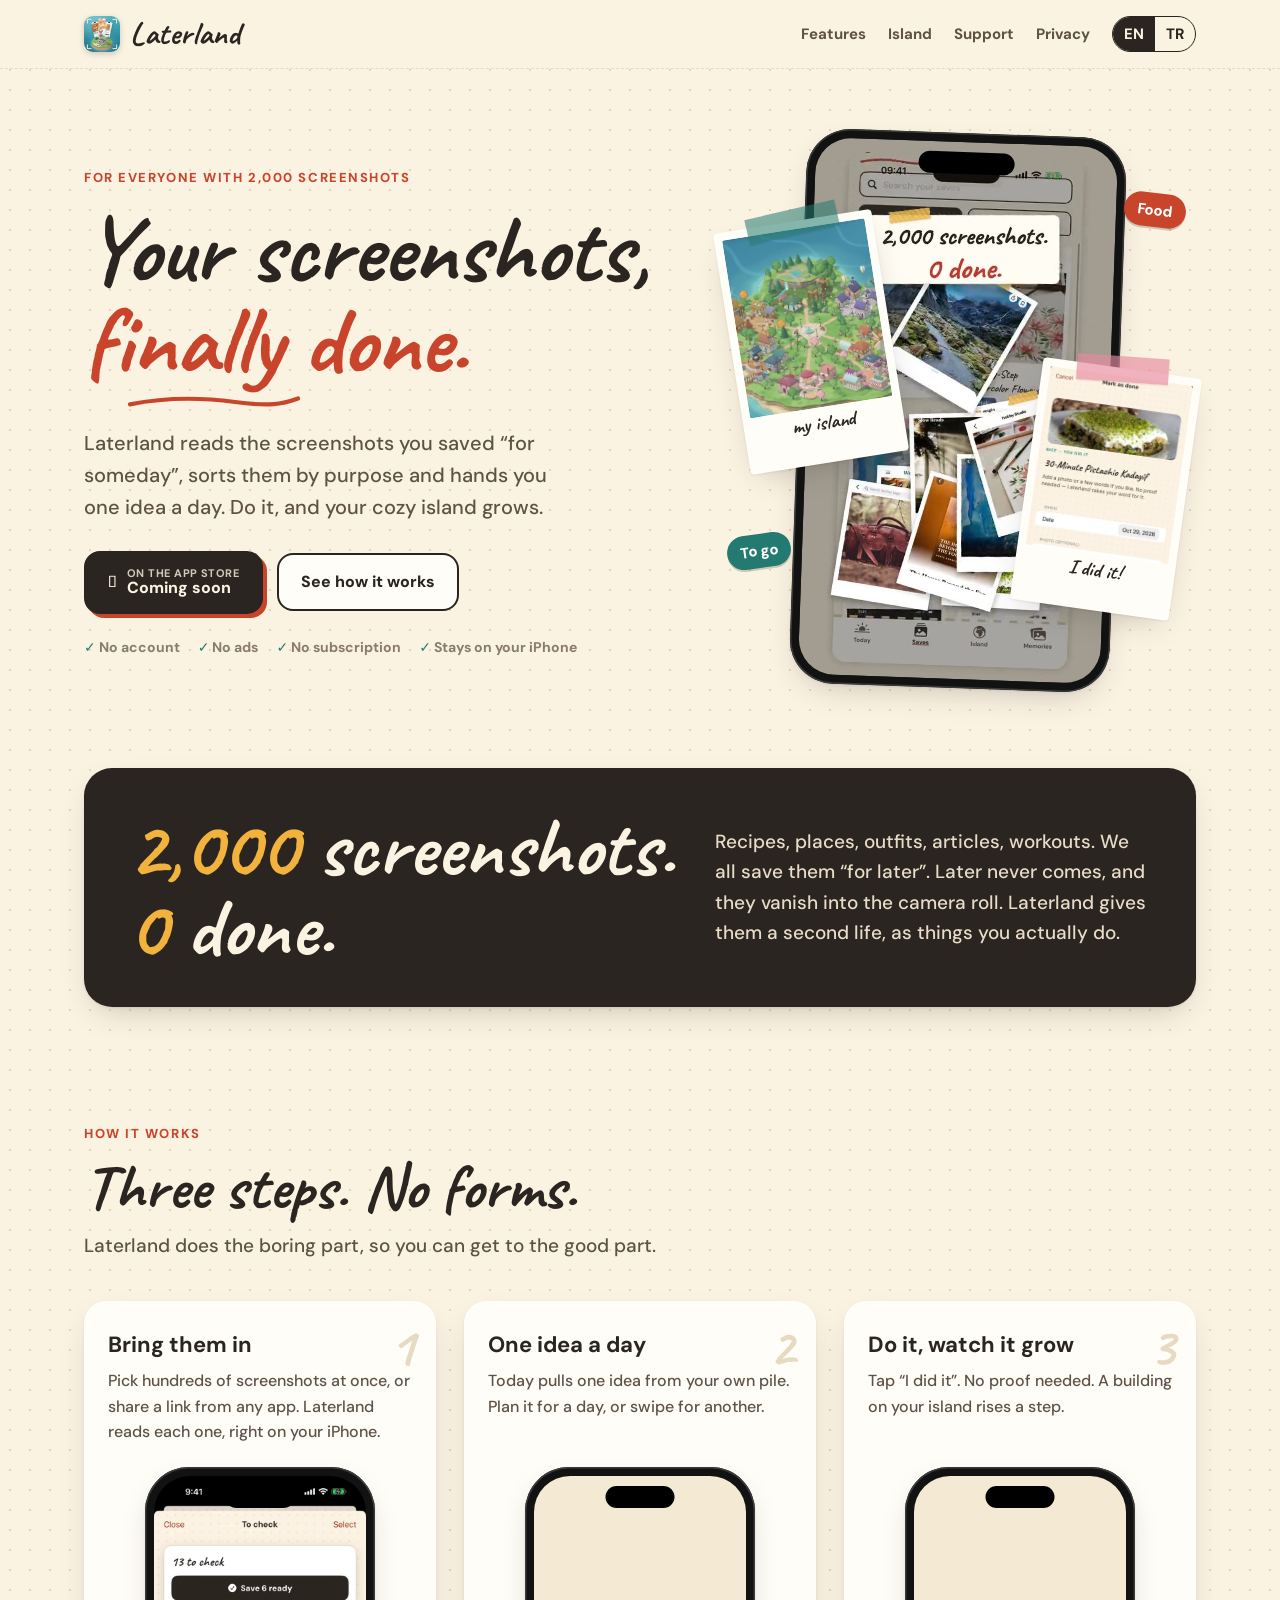
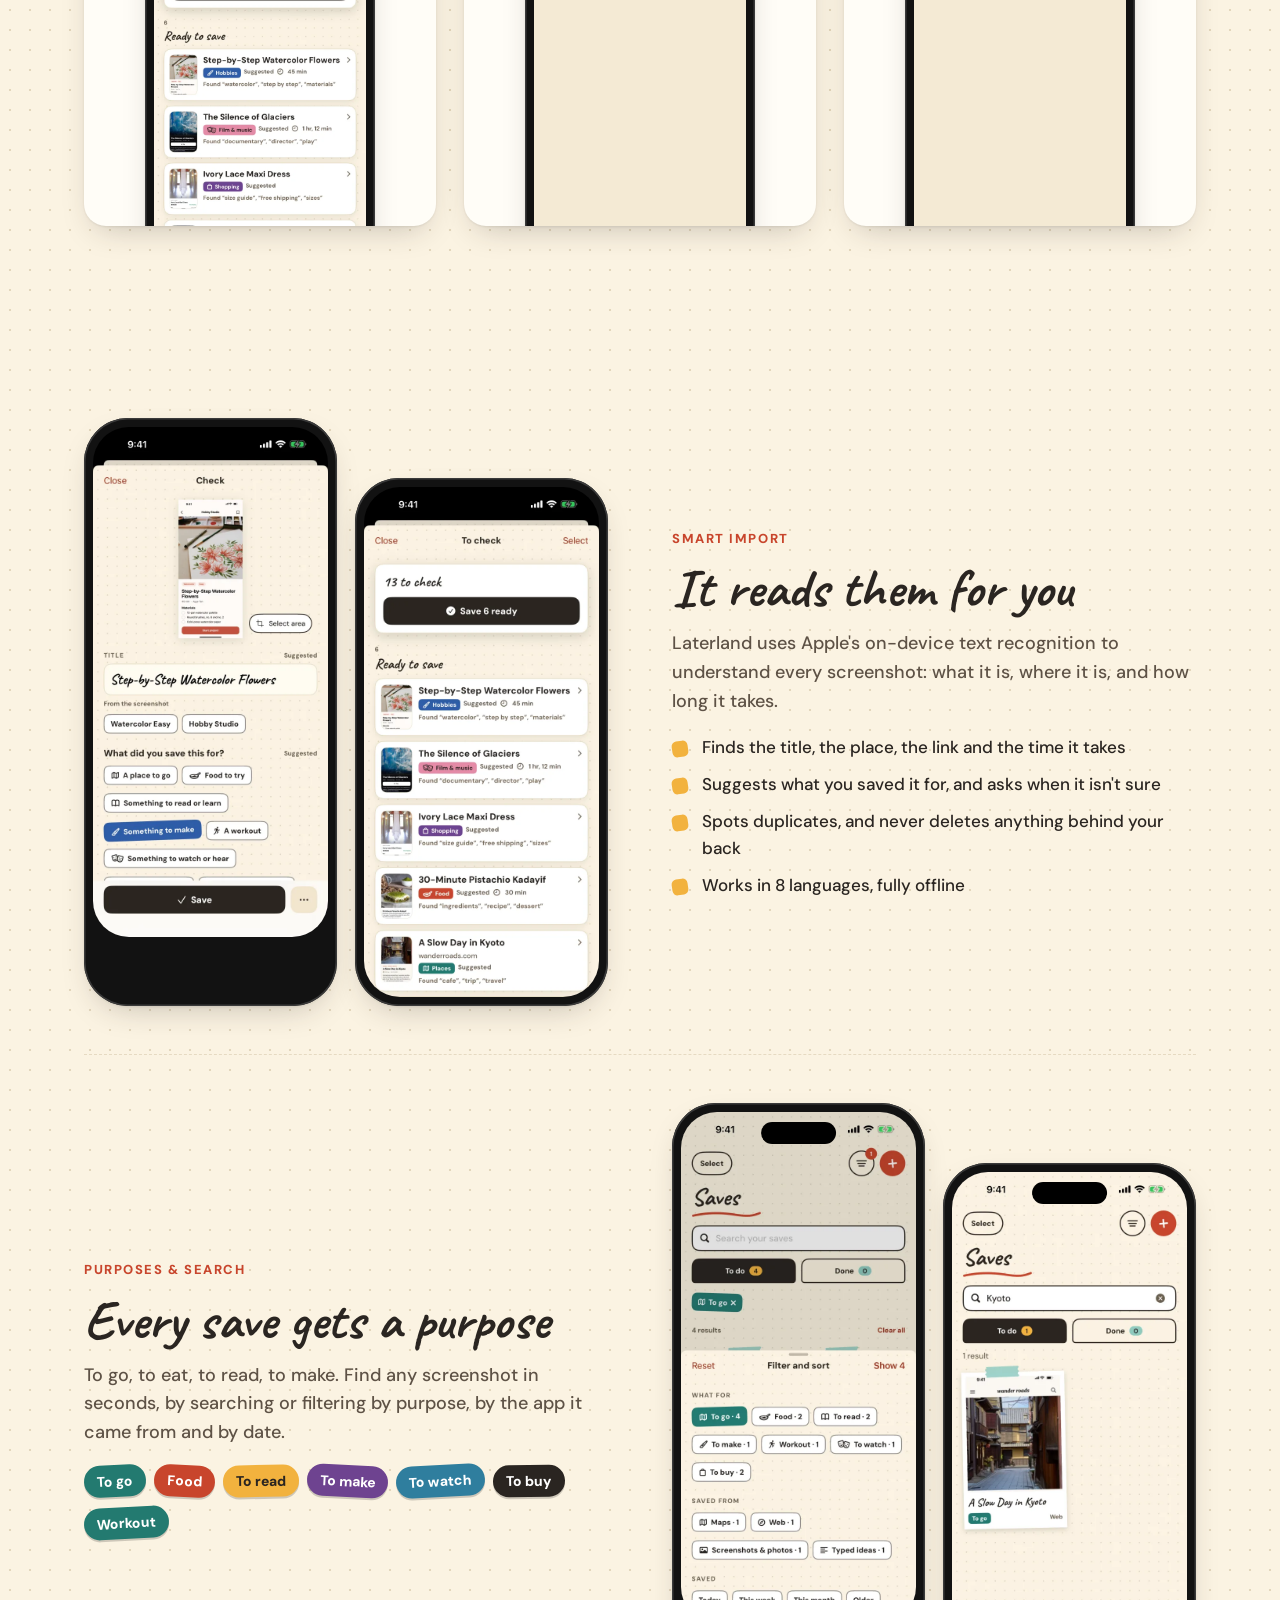
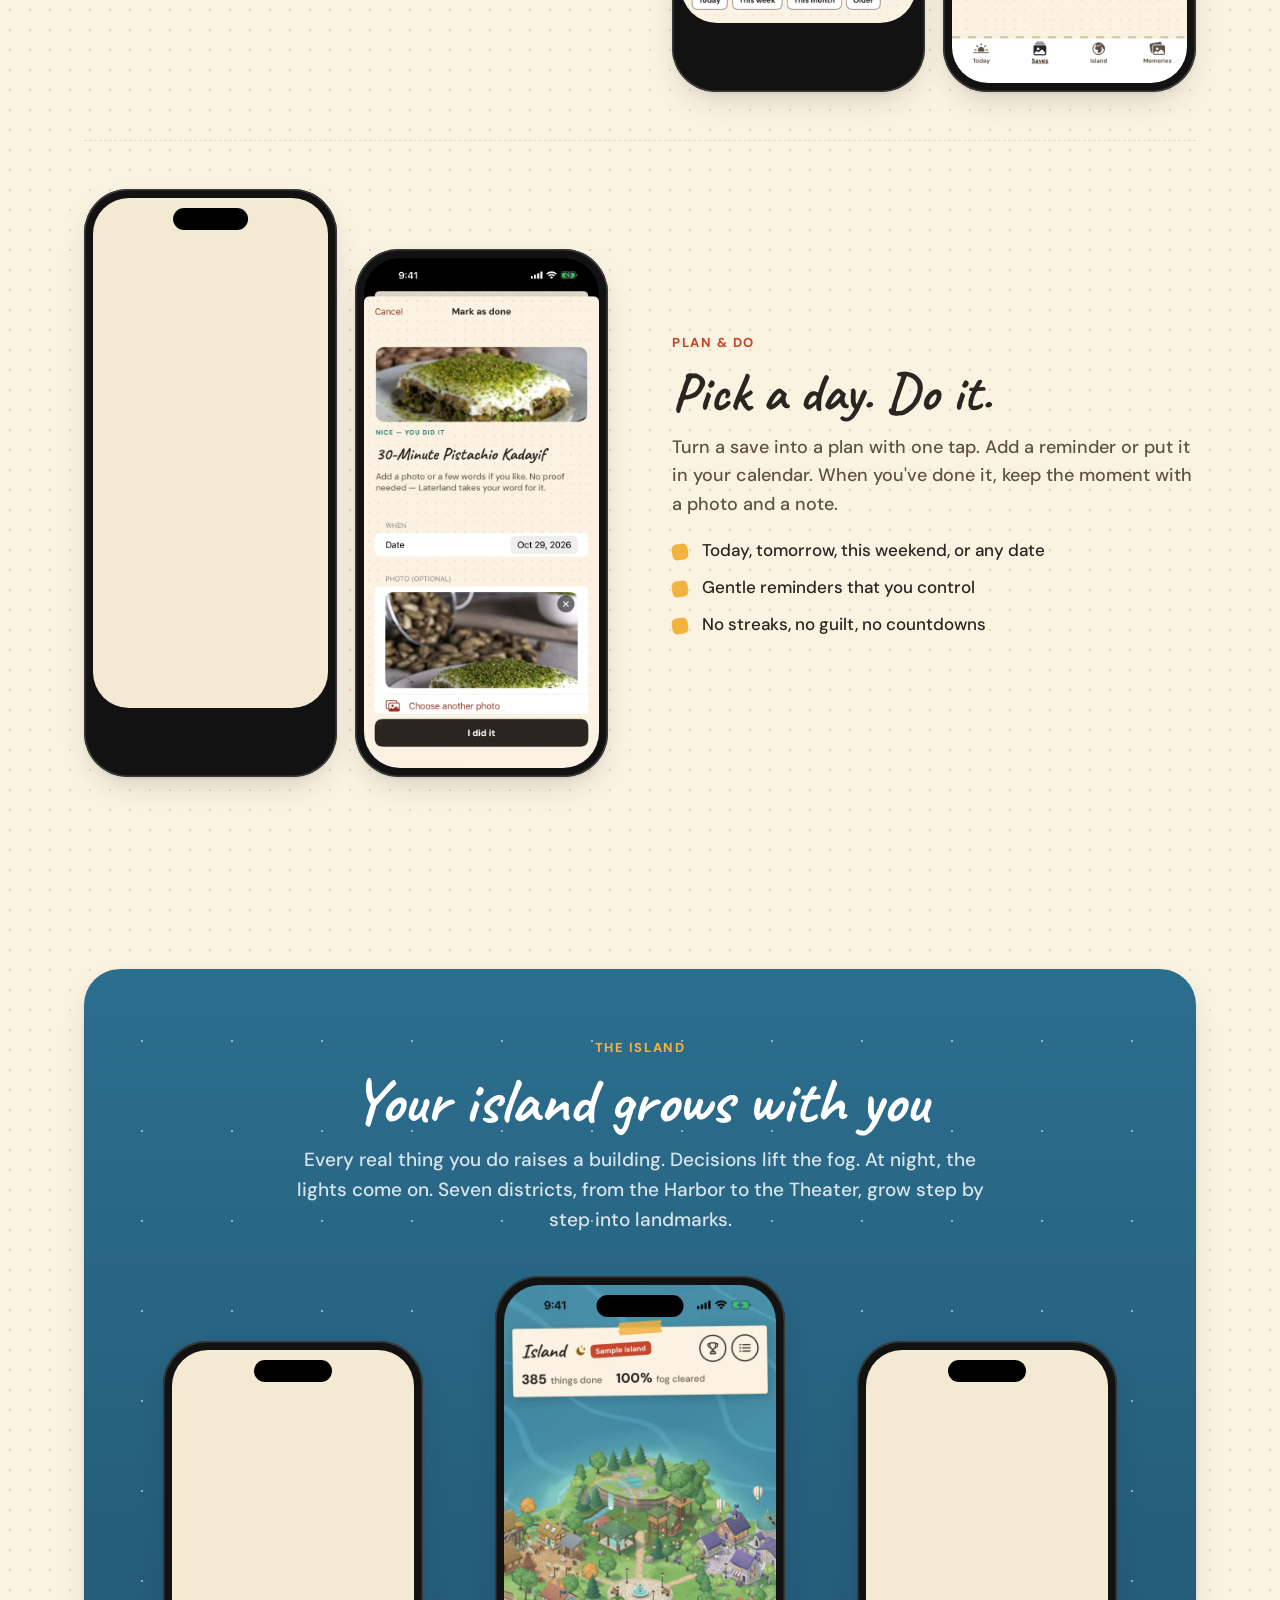
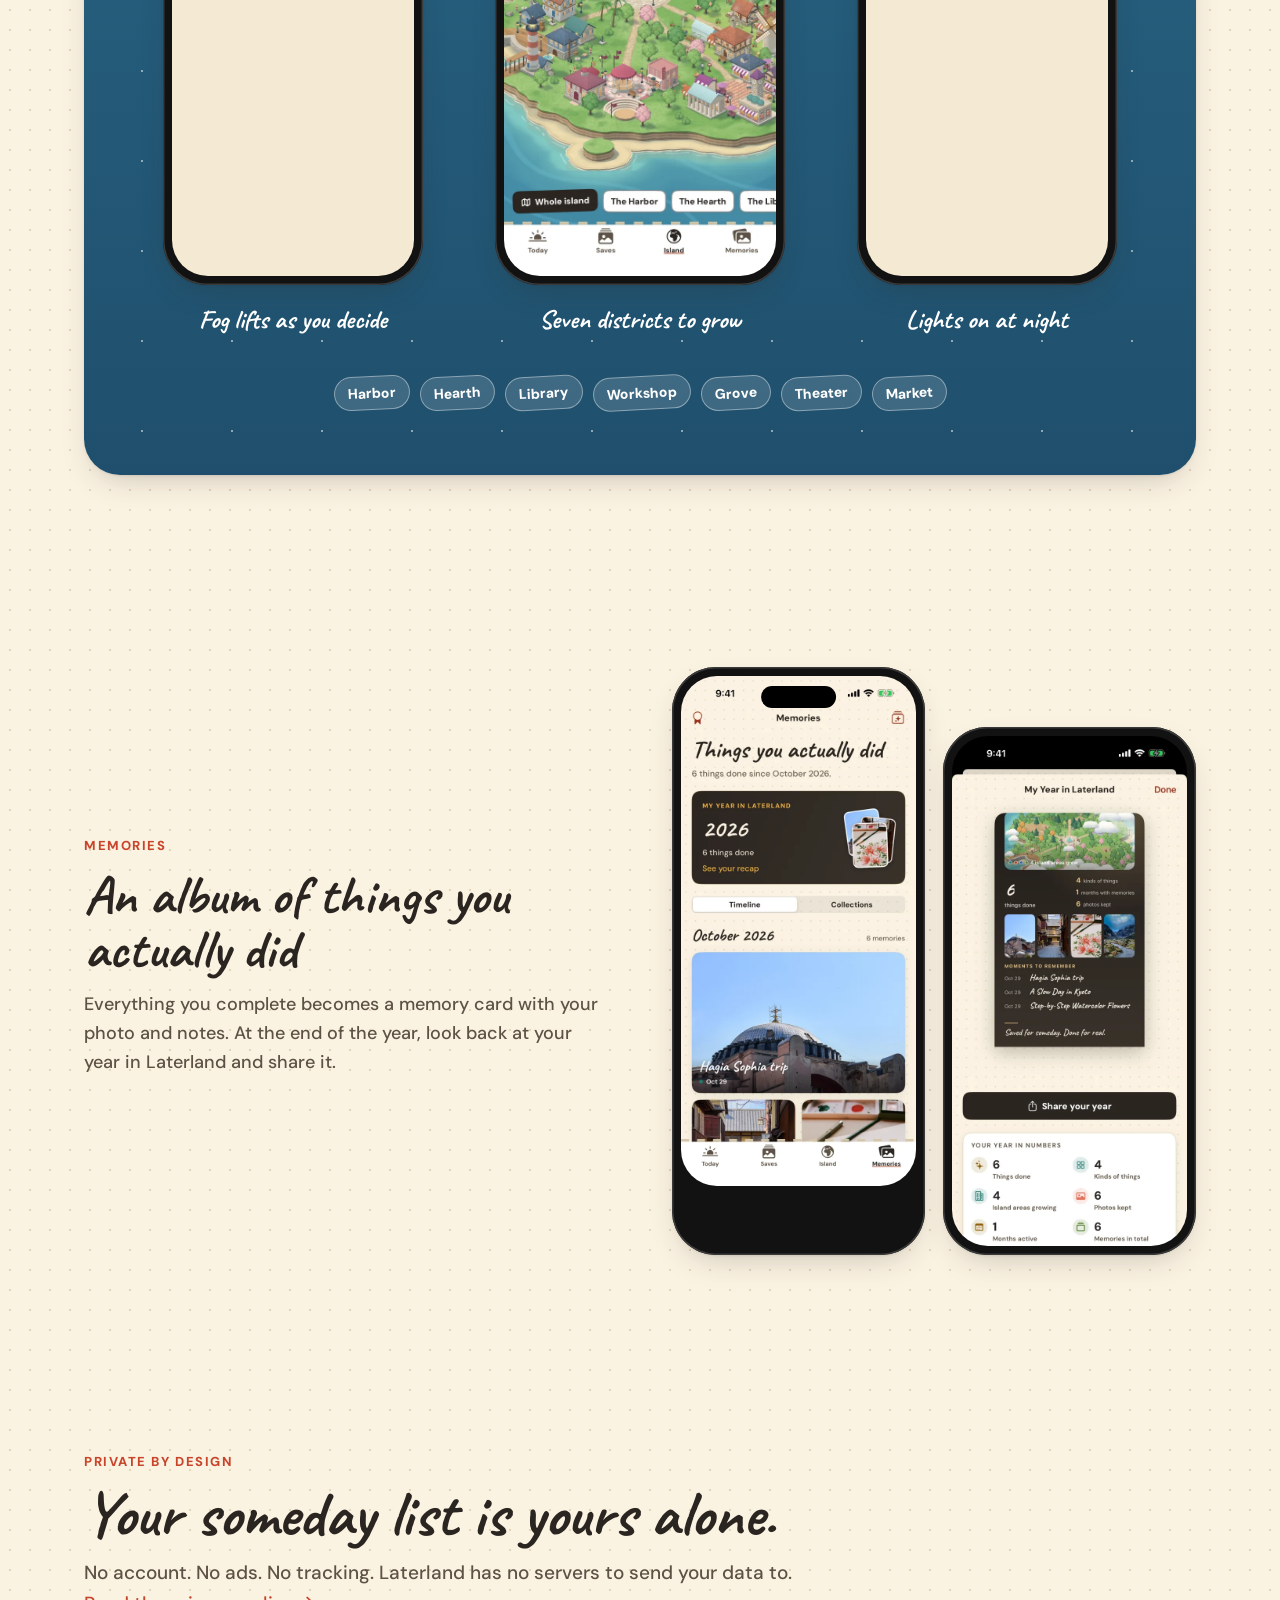
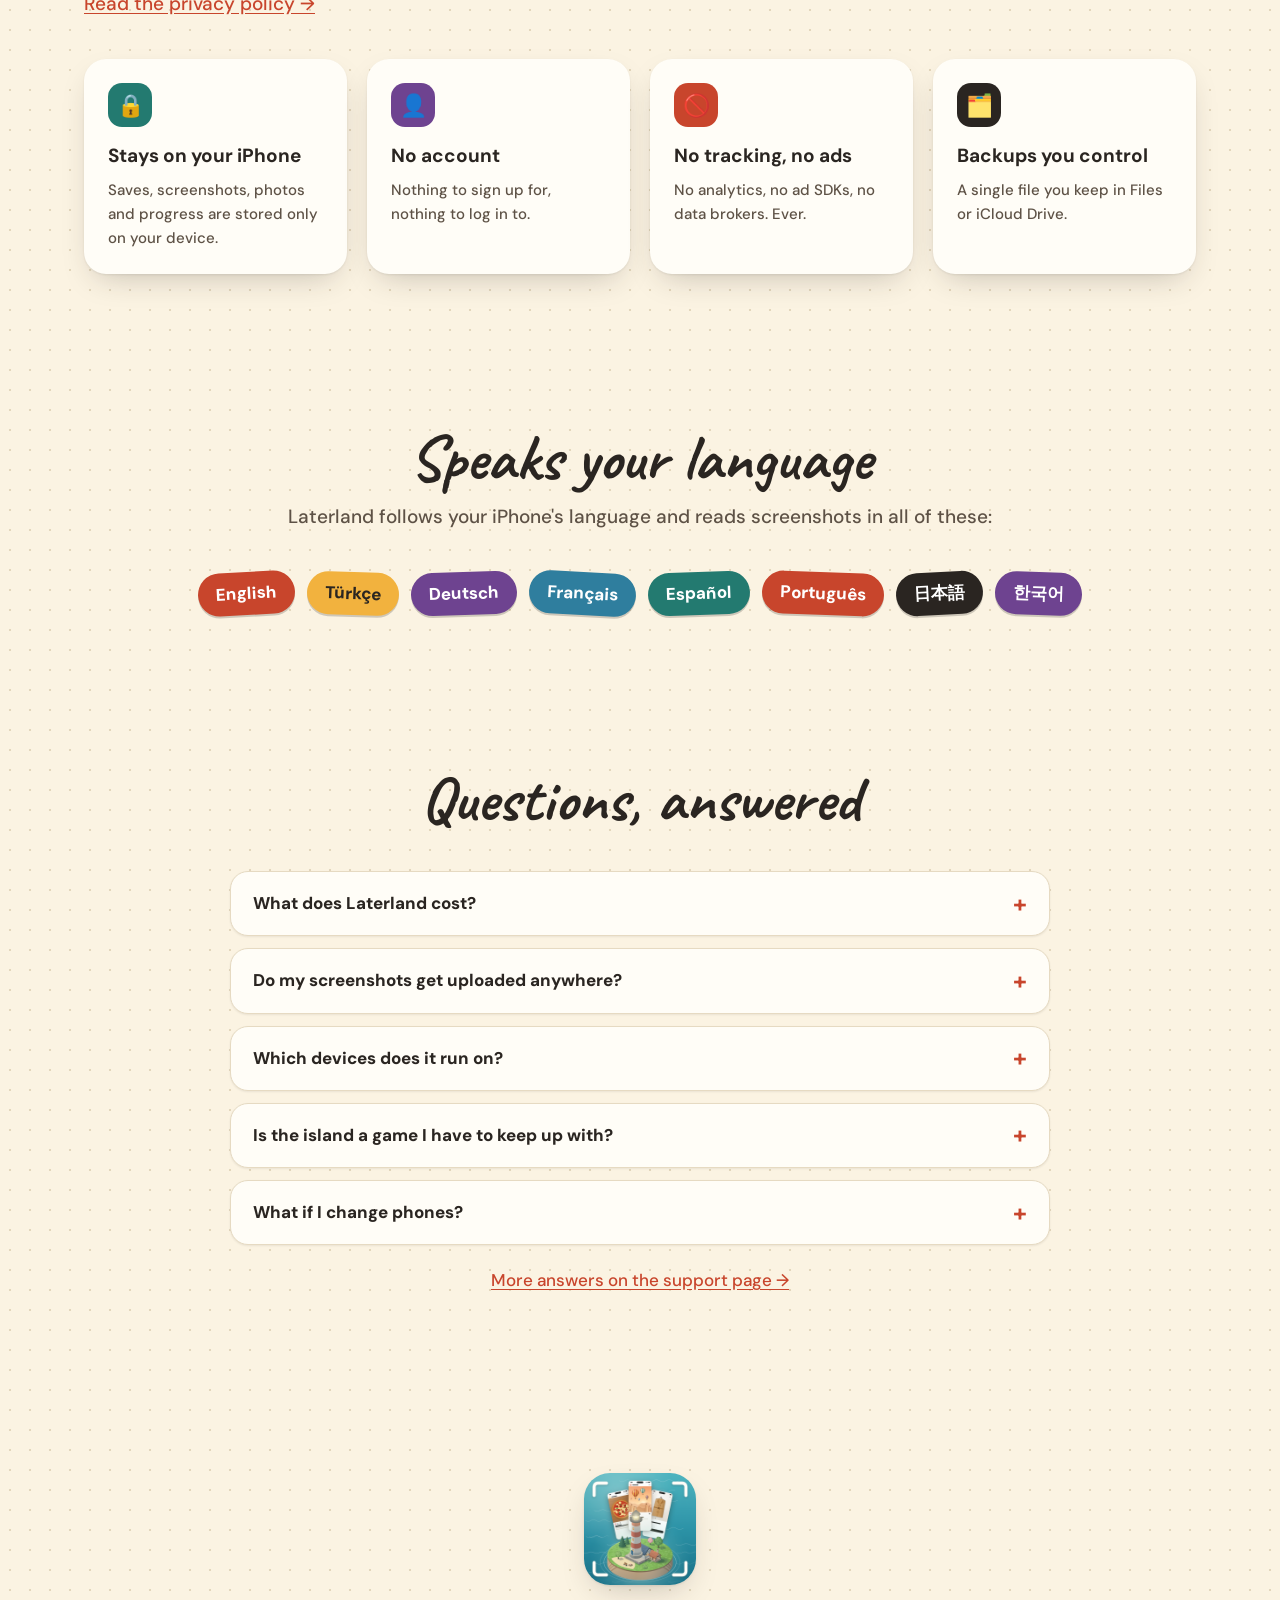
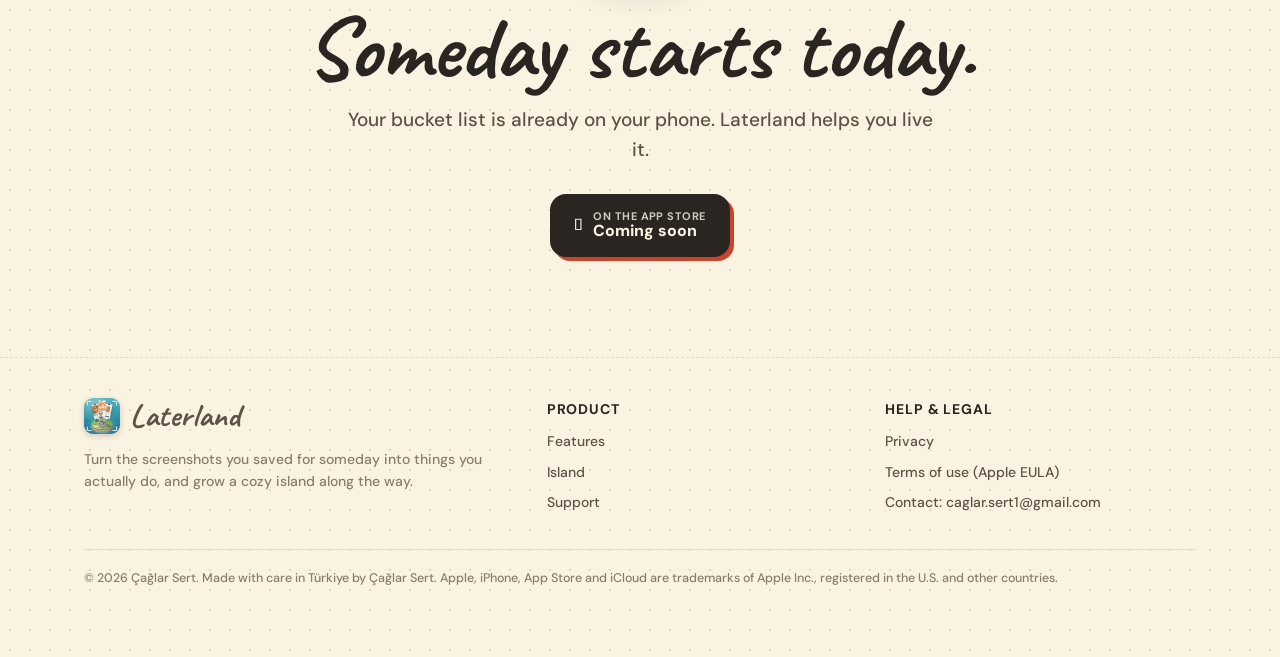
<file: index.html>
<!doctype html>
<html lang="en" data-page="home">
<head>
<meta charset="utf-8">
<meta name="viewport" content="width=device-width, initial-scale=1, viewport-fit=cover">
<title>Laterland: Screenshot Organizer & Bucket List for iPhone</title>
<meta name="description" content="Laterland turns the screenshots you saved for someday into things you actually do: on-device import, one idea a day, plans and reminders, and a cozy island that grows. No account, no ads.">
<link rel="canonical" href="https://cglrsert.github.io/laterland/">
<link rel="alternate" hreflang="en" href="https://cglrsert.github.io/laterland/">
<link rel="alternate" hreflang="tr" href="https://cglrsert.github.io/laterland/tr/">
<link rel="alternate" hreflang="x-default" href="https://cglrsert.github.io/laterland/">
<meta name="theme-color" content="#FBF3E2" media="(prefers-color-scheme: light)">
<meta name="theme-color" content="#1E1A16" media="(prefers-color-scheme: dark)">
<meta property="og:type" content="website">
<meta property="og:title" content="Laterland: Screenshot Organizer & Bucket List for iPhone">
<meta property="og:description" content="Laterland turns the screenshots you saved for someday into things you actually do: on-device import, one idea a day, plans and reminders, and a cozy island that grows. No account, no ads.">
<meta property="og:url" content="https://cglrsert.github.io/laterland/">
<meta property="og:image" content="https://cglrsert.github.io/laterland/assets/video/promo-en.jpg">
<meta property="og:locale" content="en_US">
<meta name="twitter:card" content="summary_large_image">
<link rel="icon" type="image/png" href="assets/img/favicon.png">
<link rel="apple-touch-icon" href="assets/img/apple-touch-icon.png">
<link rel="preload" href="assets/fonts/Caveat-Bold.ttf" as="font" type="font/ttf" crossorigin>
<link rel="stylesheet" href="assets/css/site.css">
<script>document.documentElement.classList.add("js")</script>
</head>
<body>
<a class="skip" href="#main">Skip to content</a>
<header class="site-header">
  <div class="wrap">
    <a class="brand" href=""><img src="assets/img/icon.webp" alt="" width="36" height="36"><span>Laterland</span></a>
    <button class="menu-toggle" aria-expanded="false" aria-controls="nav">Menu</button>
    <nav class="nav" id="nav" aria-label="Main">
      <a href="#features">Features</a>
      <a href="#island">Island</a>
      <a href="support/">Support</a>
      <a href="privacy/">Privacy</a>
      <span class="lang" role="group" aria-label="Language">
        <a href="" hreflang="en" lang="en" aria-current="true">EN</a>
        <a href="tr/" hreflang="tr" lang="tr" aria-current="false">TR</a>
      </span>
    </nav>
  </div>
</header>
<main id="main">

<section class="hero">
  <div class="wrap">
    <div>
      <span class="eyebrow">For everyone with 2,000 screenshots</span>
      <h1>Your screenshots,<br><em>finally done.</em></h1>
      <svg class="squiggle" viewBox="0 0 150 12" fill="none" stroke="var(--tomato)" stroke-width="3.6" stroke-linecap="round" aria-hidden="true"><path d="M3 8c30-6 60-6 90-2s40 2 54-3"/></svg>
      <p class="lede">Laterland reads the screenshots you saved “for someday”, sorts them by purpose and hands you one idea a day. Do it, and your cozy island grows.</p>
      <div class="ctas">
        <span class="btn btn-primary" role="note"><span aria-hidden="true">&#63743;</span><span class="stack"><small>on the App Store</small>Coming soon</span></span>
        <a class="btn btn-ghost" href="#how">See how it works</a>
      </div>
      <div class="meta"><span>No account</span><span>No ads</span><span>No subscription</span><span>Stays on your iPhone</span></div>
    </div>
    <div class="hero-visual">
      <figure class="polaroid p1"><span class="tape t-teal"></span><img src="assets/img/en/island-big.webp" alt="" style="object-position:50% 45%"><figcaption>my island</figcaption></figure>
      <div class="phone"><video src="assets/video/promo-en.mp4" poster="assets/video/promo-en.jpg" autoplay muted loop playsinline preload="metadata" aria-label="Laterland app preview"></video></div>
      <figure class="polaroid p2"><span class="tape t-pink"></span><img src="assets/img/en/completion-m-photo.webp" alt="" style="object-position:50% 18%"><figcaption>I did it!</figcaption></figure>
      <span class="sticker s-teal h-s1">To go</span>
      <span class="sticker s-tomato h-s2">Food</span>
    </div>
  </div>
</section>

<section class="strip">
  <div class="wrap"><div class="card reveal"><div class="big"><b>2,000</b> screenshots.<br><b>0</b> done.</div><p>Recipes, places, outfits, articles, workouts. We all save them “for later”. Later never comes, and they vanish into the camera roll. Laterland gives them a second life, as things you actually do.</p></div></div>
</section>

<section class="section" id="how">
  <div class="wrap">
    <div class="section-head reveal"><span class="eyebrow">How it works</span><h2>Three steps. No forms.</h2><p>Laterland does the boring part, so you can get to the good part.</p></div>
    <div class="steps"><article class="step reveal"><h3>Bring them in</h3><p>Pick hundreds of screenshots at once, or share a link from any app. Laterland reads each one, right on your iPhone.</p><div class="phone"><img src="assets/img/en/review.webp" alt="List of imported screenshots, sorted and ready to save" loading="lazy" decoding="async" width="600" height="1304"></div></article>
<article class="step reveal"><h3>One idea a day</h3><p>Today pulls one idea from your own pile. Plan it for a day, or swipe for another.</p><div class="phone"><img src="assets/img/en/today-1.webp" alt="Today screen showing one saved idea" loading="lazy" decoding="async" width="600" height="1304"></div></article>
<article class="step reveal"><h3>Do it, watch it grow</h3><p>Tap “I did it”. No proof needed. A building on your island rises a step.</p><div class="phone"><img src="assets/img/en/reward-m1.webp" alt="Reward screen: your Harbor building rose a step" loading="lazy" decoding="async" width="600" height="1304"></div></article></div>
  </div>
</section>

<section class="section" id="features">
  <div class="wrap">
    <div class="feature reveal">
      <div class="feature-media"><div class="phone"><img src="assets/img/en/review-item.webp" alt="It reads them for you" loading="lazy" decoding="async" width="600" height="1304"></div><div class="phone"><img src="assets/img/en/review.webp" alt="" loading="lazy" decoding="async" width="600" height="1304"></div></div>
      <div><span class="eyebrow">Smart import</span><h3>It reads them for you</h3><p>Laterland uses Apple's on-device text recognition to understand every screenshot: what it is, where it is, and how long it takes.</p><ul><li>Finds the title, the place, the link and the time it takes</li><li>Suggests what you saved it for, and asks when it isn't sure</li><li>Spots duplicates, and never deletes anything behind your back</li><li>Works in 8 languages, fully offline</li></ul></div>
    </div>
    <div class="feature flip reveal">
      <div class="feature-media"><div class="phone"><img src="assets/img/en/filter.webp" alt="Every save gets a purpose" loading="lazy" decoding="async" width="600" height="1304"></div><div class="phone"><img src="assets/img/en/search.webp" alt="" loading="lazy" decoding="async" width="600" height="1304"></div></div>
      <div><span class="eyebrow">Purposes & search</span><h3>Every save gets a purpose</h3><p>To go, to eat, to read, to make. Find any screenshot in seconds, by searching or filtering by purpose, by the app it came from and by date.</p><div class="chips"><span class="sticker s-teal">To go</span><span class="sticker s-tomato">Food</span><span class="sticker s-mustard">To read</span><span class="sticker s-plum">To make</span><span class="sticker s-sky">To watch</span><span class="sticker s-ink">To buy</span><span class="sticker s-teal">Workout</span></div></div>
    </div>
    <div class="feature reveal">
      <div class="feature-media"><div class="phone"><img src="assets/img/en/plan.webp" alt="Pick a day. Do it." loading="lazy" decoding="async" width="600" height="1304"></div><div class="phone"><img src="assets/img/en/completion-m-photo.webp" alt="" loading="lazy" decoding="async" width="600" height="1304"></div></div>
      <div><span class="eyebrow">Plan & do</span><h3>Pick a day. Do it.</h3><p>Turn a save into a plan with one tap. Add a reminder or put it in your calendar. When you've done it, keep the moment with a photo and a note.</p><ul><li>Today, tomorrow, this weekend, or any date</li><li>Gentle reminders that you control</li><li>No streaks, no guilt, no countdowns</li></ul></div>
    </div>
  </div>
</section>

<section class="section" id="island">
  <div class="wrap">
    <div class="island reveal">
      <div class="stars" aria-hidden="true"></div>
      <div class="section-head center"><span class="eyebrow">The island</span><h2>Your island grows with you</h2><p>Every real thing you do raises a building. Decisions lift the fog. At night, the lights come on. Seven districts, from the Harbor to the Theater, grow step by step into landmarks.</p></div>
      <div class="island-grid"><figure><div class="phone"><img src="assets/img/en/island-fog.webp" alt="Fog lifts as you decide" loading="lazy" decoding="async" width="600" height="1304"></div><figcaption>Fog lifts as you decide</figcaption></figure>
<figure><div class="phone"><img src="assets/img/en/island-big.webp" alt="Seven districts to grow" loading="lazy" decoding="async" width="600" height="1304"></div><figcaption>Seven districts to grow</figcaption></figure>
<figure><div class="phone"><img src="assets/img/en/island-night.webp" alt="Lights on at night" loading="lazy" decoding="async" width="600" height="1304"></div><figcaption>Lights on at night</figcaption></figure></div>
      <div class="districts"><span class="sticker">Harbor</span><span class="sticker">Hearth</span><span class="sticker">Library</span><span class="sticker">Workshop</span><span class="sticker">Grove</span><span class="sticker">Theater</span><span class="sticker">Market</span></div>
    </div>
  </div>
</section>

<section class="section">
  <div class="wrap">
    <div class="feature flip reveal">
      <div class="feature-media"><div class="phone"><img src="assets/img/en/memories.webp" alt="An album of things you actually did" loading="lazy" decoding="async" width="600" height="1304"></div><div class="phone"><img src="assets/img/en/recap.webp" alt="" loading="lazy" decoding="async" width="600" height="1304"></div></div>
      <div><span class="eyebrow">Memories</span><h3>An album of things you actually did</h3><p>Everything you complete becomes a memory card with your photo and notes. At the end of the year, look back at your year in Laterland and share it.</p></div>
    </div>
  </div>
</section>

<section class="section" id="privacy">
  <div class="wrap">
    <div class="section-head reveal"><span class="eyebrow">Private by design</span><h2>Your someday list is yours alone.</h2><p>No account. No ads. No tracking. Laterland has no servers to send your data to. <a href="privacy/">Read the privacy policy →</a></p></div>
    <div class="privacy-band"><div class="p-card reveal"><div class="ico s-teal" aria-hidden="true">🔒</div><h3>Stays on your iPhone</h3><p>Saves, screenshots, photos and progress are stored only on your device.</p></div>
<div class="p-card reveal"><div class="ico s-plum" aria-hidden="true">👤</div><h3>No account</h3><p>Nothing to sign up for, nothing to log in to.</p></div>
<div class="p-card reveal"><div class="ico s-tomato" aria-hidden="true">🚫</div><h3>No tracking, no ads</h3><p>No analytics, no ad SDKs, no data brokers. Ever.</p></div>
<div class="p-card reveal"><div class="ico s-ink" aria-hidden="true">🗂️</div><h3>Backups you control</h3><p>A single file you keep in Files or iCloud Drive.</p></div></div>
  </div>
</section>

<section class="section">
  <div class="wrap center reveal" style="text-align:center">
    <div class="section-head center"><h2>Speaks your language</h2><p>Laterland follows your iPhone's language and reads screenshots in all of these:</p></div>
    <div class="langs"><span class="sticker s-tomato" lang="en" style="--r:-3deg">English</span><span class="sticker s-mustard" lang="tr" style="--r:2deg">Türkçe</span><span class="sticker s-plum" lang="de" style="--r:-2deg">Deutsch</span><span class="sticker s-sky" lang="fr" style="--r:3deg">Français</span><span class="sticker s-teal" lang="es" style="--r:-2deg">Español</span><span class="sticker s-tomato" lang="pt" style="--r:2deg">Português</span><span class="sticker s-ink" lang="ja" style="--r:-3deg">日本語</span><span class="sticker s-plum" lang="ko" style="--r:2deg">한국어</span></div>
  </div>
</section>

<section class="section" id="faq">
  <div class="wrap">
    <div class="section-head center reveal" style="text-align:center"><h2>Questions, answered</h2></div>
    <div class="faq"><details><summary>What does Laterland cost?</summary><div class="a"><p>Laterland is a one-time purchase on the App Store. No subscription, no ads, no in-app purchases. Every feature is included.</p></div></details>
<details><summary>Do my screenshots get uploaded anywhere?</summary><div class="a"><p>No. Screenshots are read on your iPhone with Apple's on-device text recognition. Laterland has no servers and no account.</p></div></details>
<details><summary>Which devices does it run on?</summary><div class="a"><p>iPhone with iOS 18 or later.</p></div></details>
<details><summary>Is the island a game I have to keep up with?</summary><div class="a"><p>No. There are no streaks, no timers and nothing to lose. The island simply grows when you do things, at your own pace.</p></div></details>
<details><summary>What if I change phones?</summary><div class="a"><p>Make a backup in Settings, keep it in iCloud Drive or Files, and restore it on your new iPhone.</p></div></details><p style="text-align:center;margin-top:22px"><a href="support/">More answers on the support page →</a></p></div>
  </div>
</section>

<section class="cta-final" id="download">
  <div class="wrap reveal">
    <img class="icon" src="assets/img/icon-512.png" alt="Laterland" width="112" height="112">
    <h2>Someday starts today.</h2>
    <p>Your bucket list is already on your phone. Laterland helps you live it.</p>
    <span class="btn btn-primary" role="note"><span aria-hidden="true">&#63743;</span><span class="stack"><small>on the App Store</small>Coming soon</span></span>
  </div>
</section>

</main>
<footer class="site-footer">
  <div class="wrap">
    <div>
      <a class="brand" href=""><img src="assets/img/icon.webp" alt="" width="36" height="36"><span>Laterland</span></a>
      <p>Turn the screenshots you saved for someday into things you actually do, and grow a cozy island along the way.</p>
    </div>
    <div>
      <h4>Product</h4>
      <ul>
        <li><a href="#features">Features</a></li>
        <li><a href="#island">Island</a></li>
        <li><a href="support/">Support</a></li>
      </ul>
    </div>
    <div>
      <h4>Help & legal</h4>
      <ul>
        <li><a href="privacy/">Privacy</a></li>
        <li><a href="https://www.apple.com/legal/internet-services/itunes/dev/stdeula/">Terms of use (Apple EULA)</a></li>
        <li><a href="mailto:caglar.sert1@gmail.com">Contact: caglar.sert1@gmail.com</a></li>
      </ul>
    </div>
    <p class="fine">© 2026 Çağlar Sert. Made with care in Türkiye by Çağlar Sert. Apple, iPhone, App Store and iCloud are trademarks of Apple Inc., registered in the U.S. and other countries.</p>
  </div>
</footer>
<script src="assets/js/site.js" defer></script>
</body>
</html>
</file>
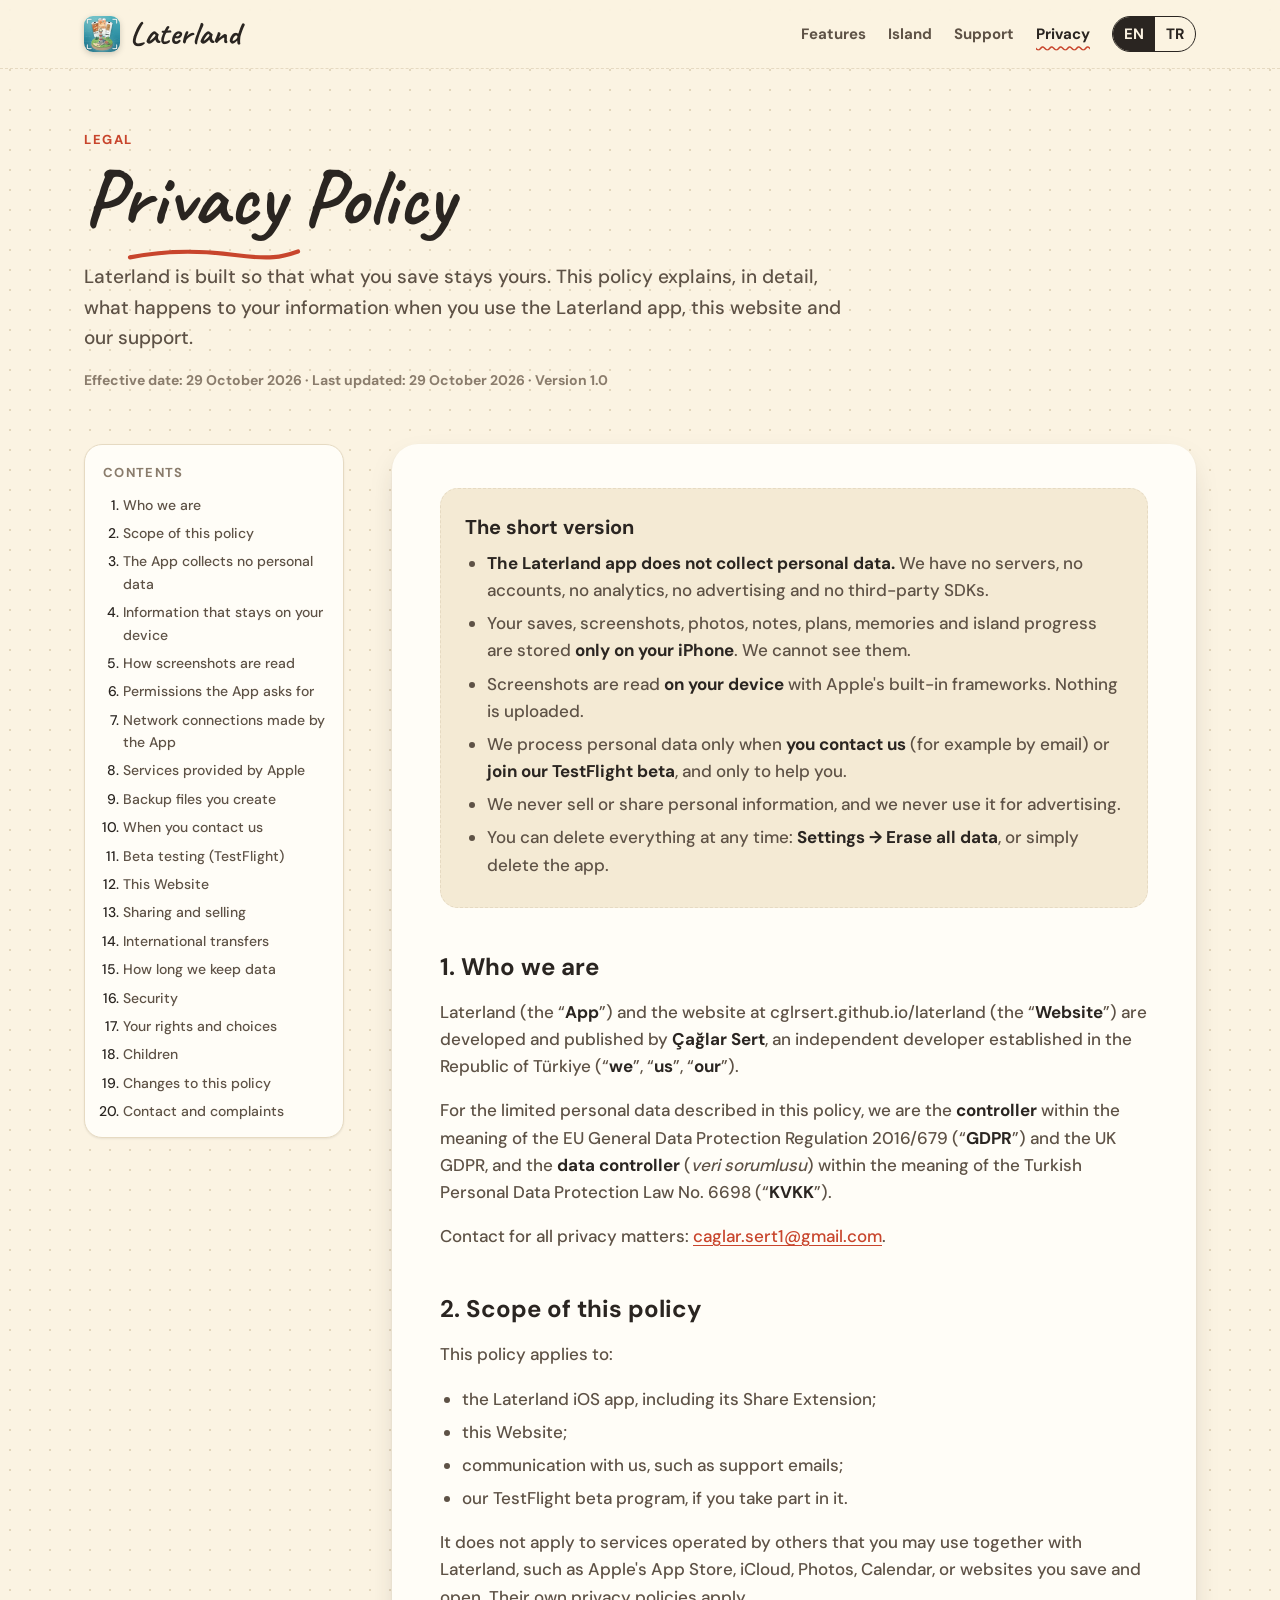
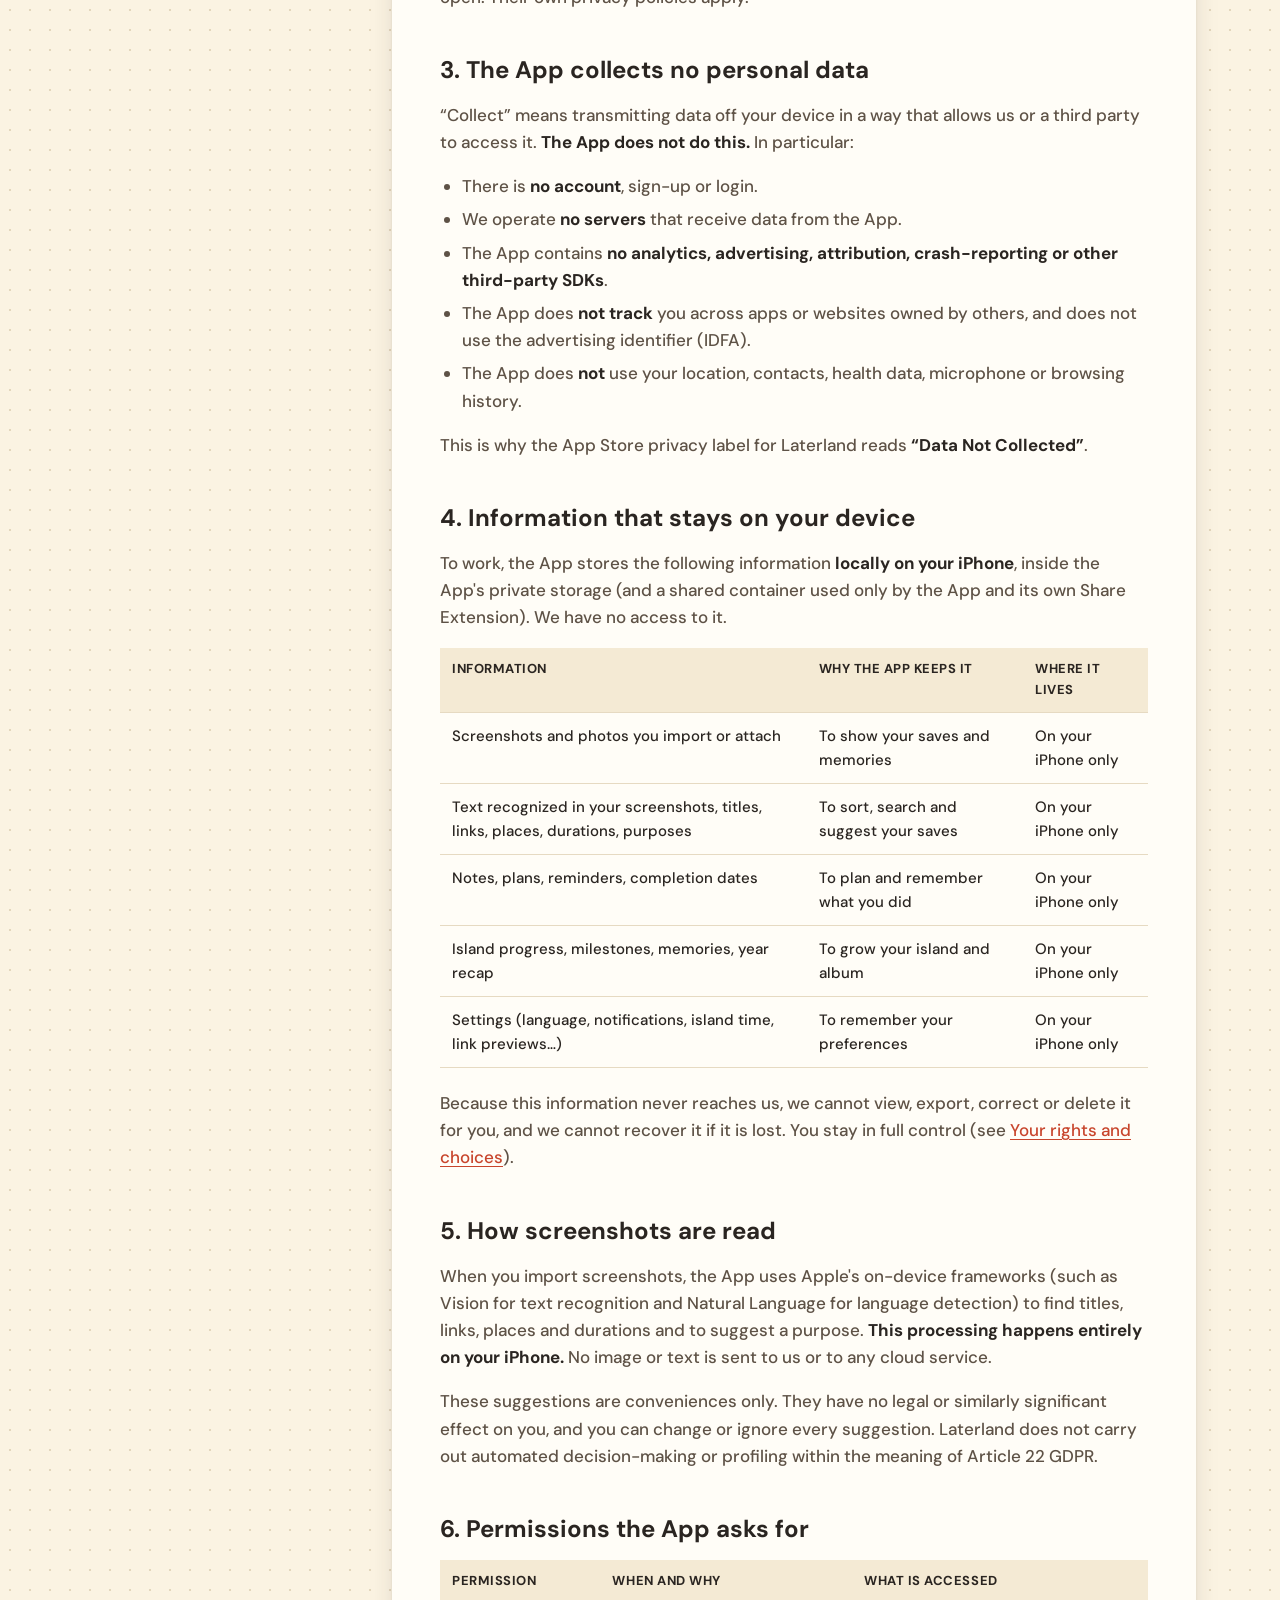
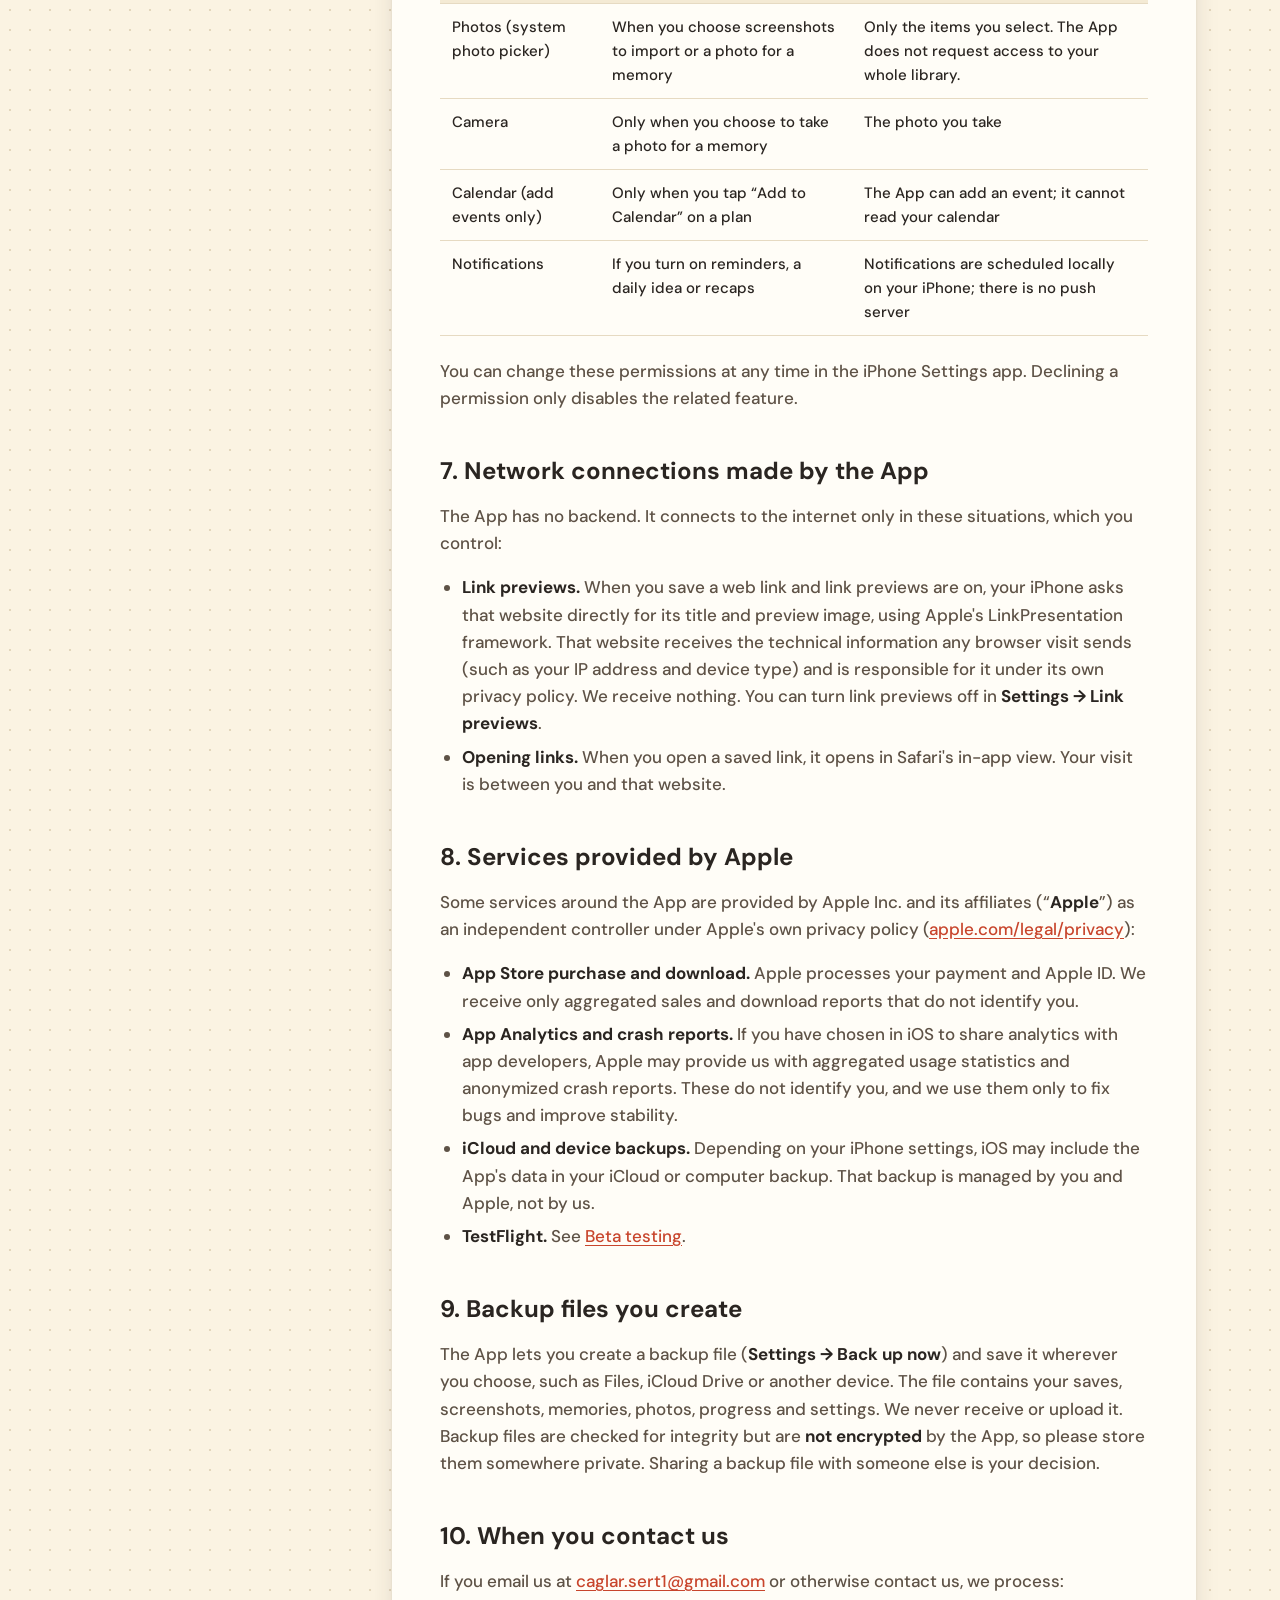
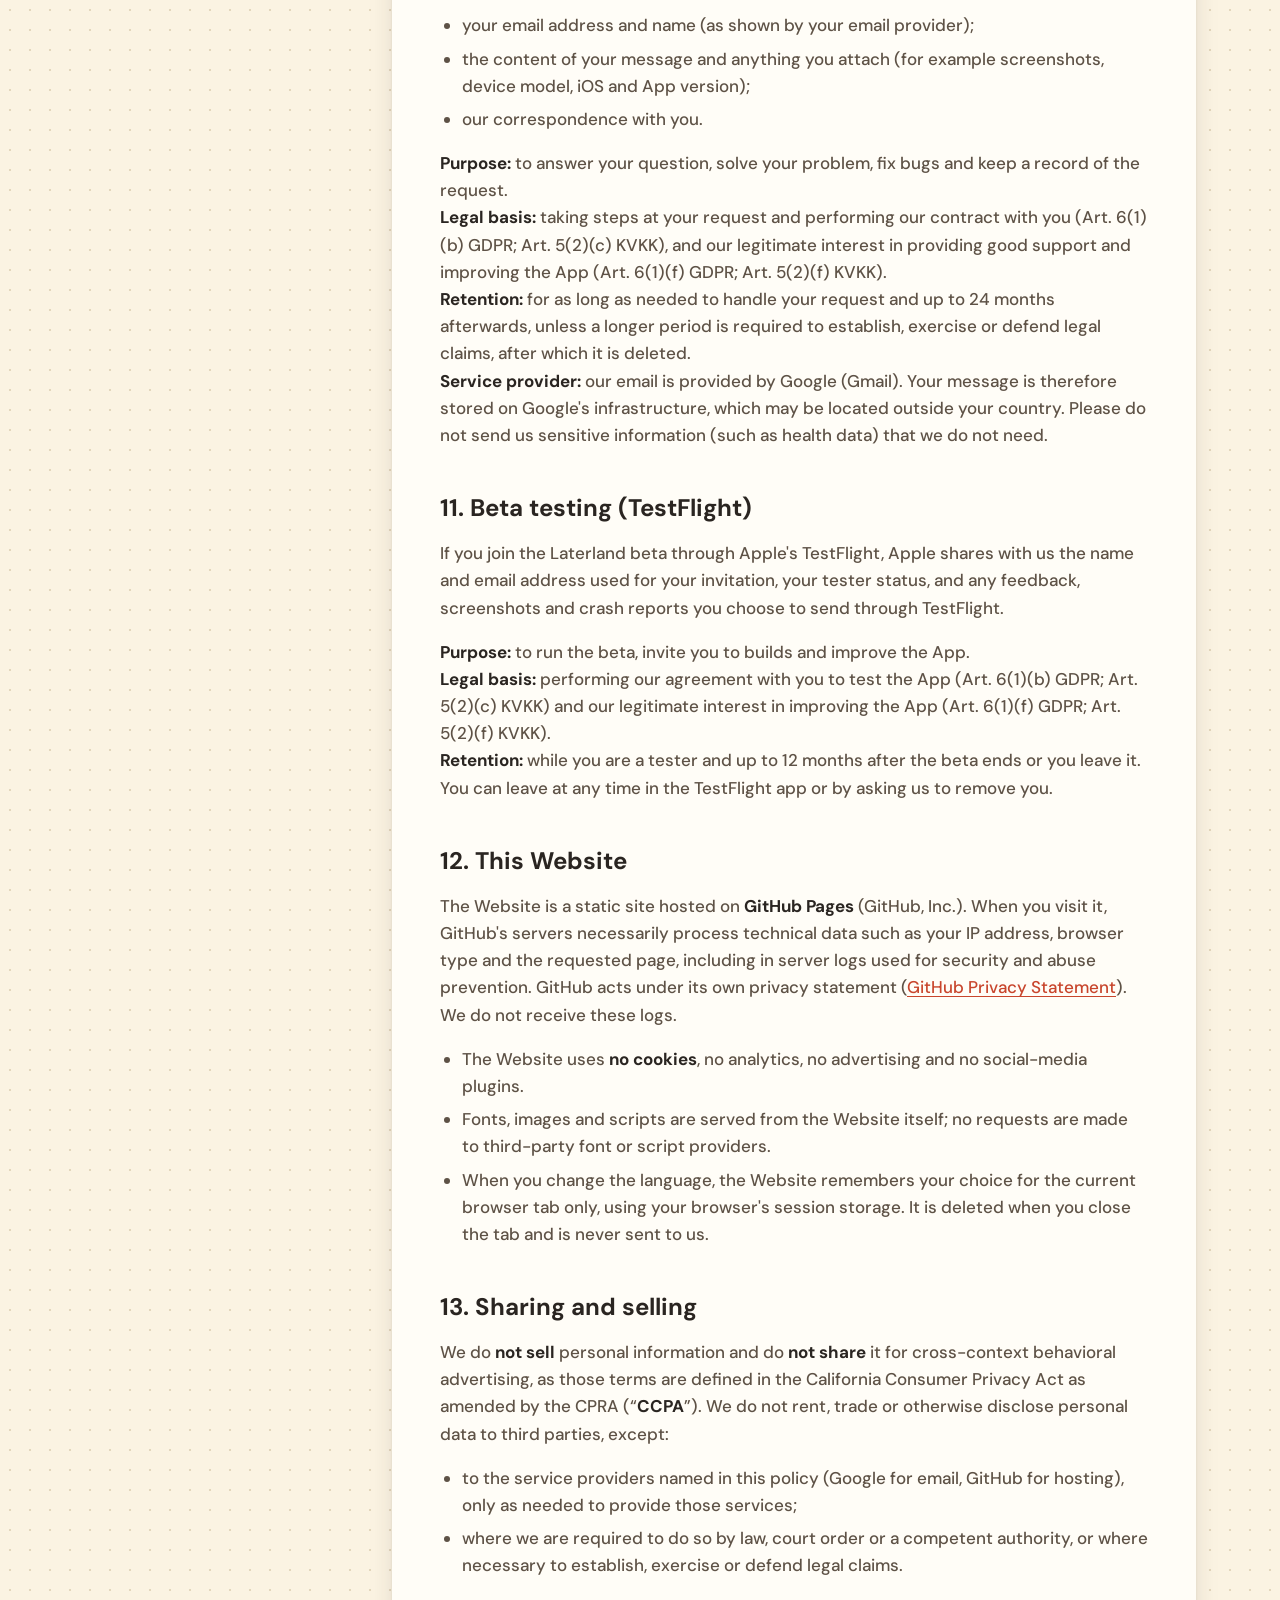
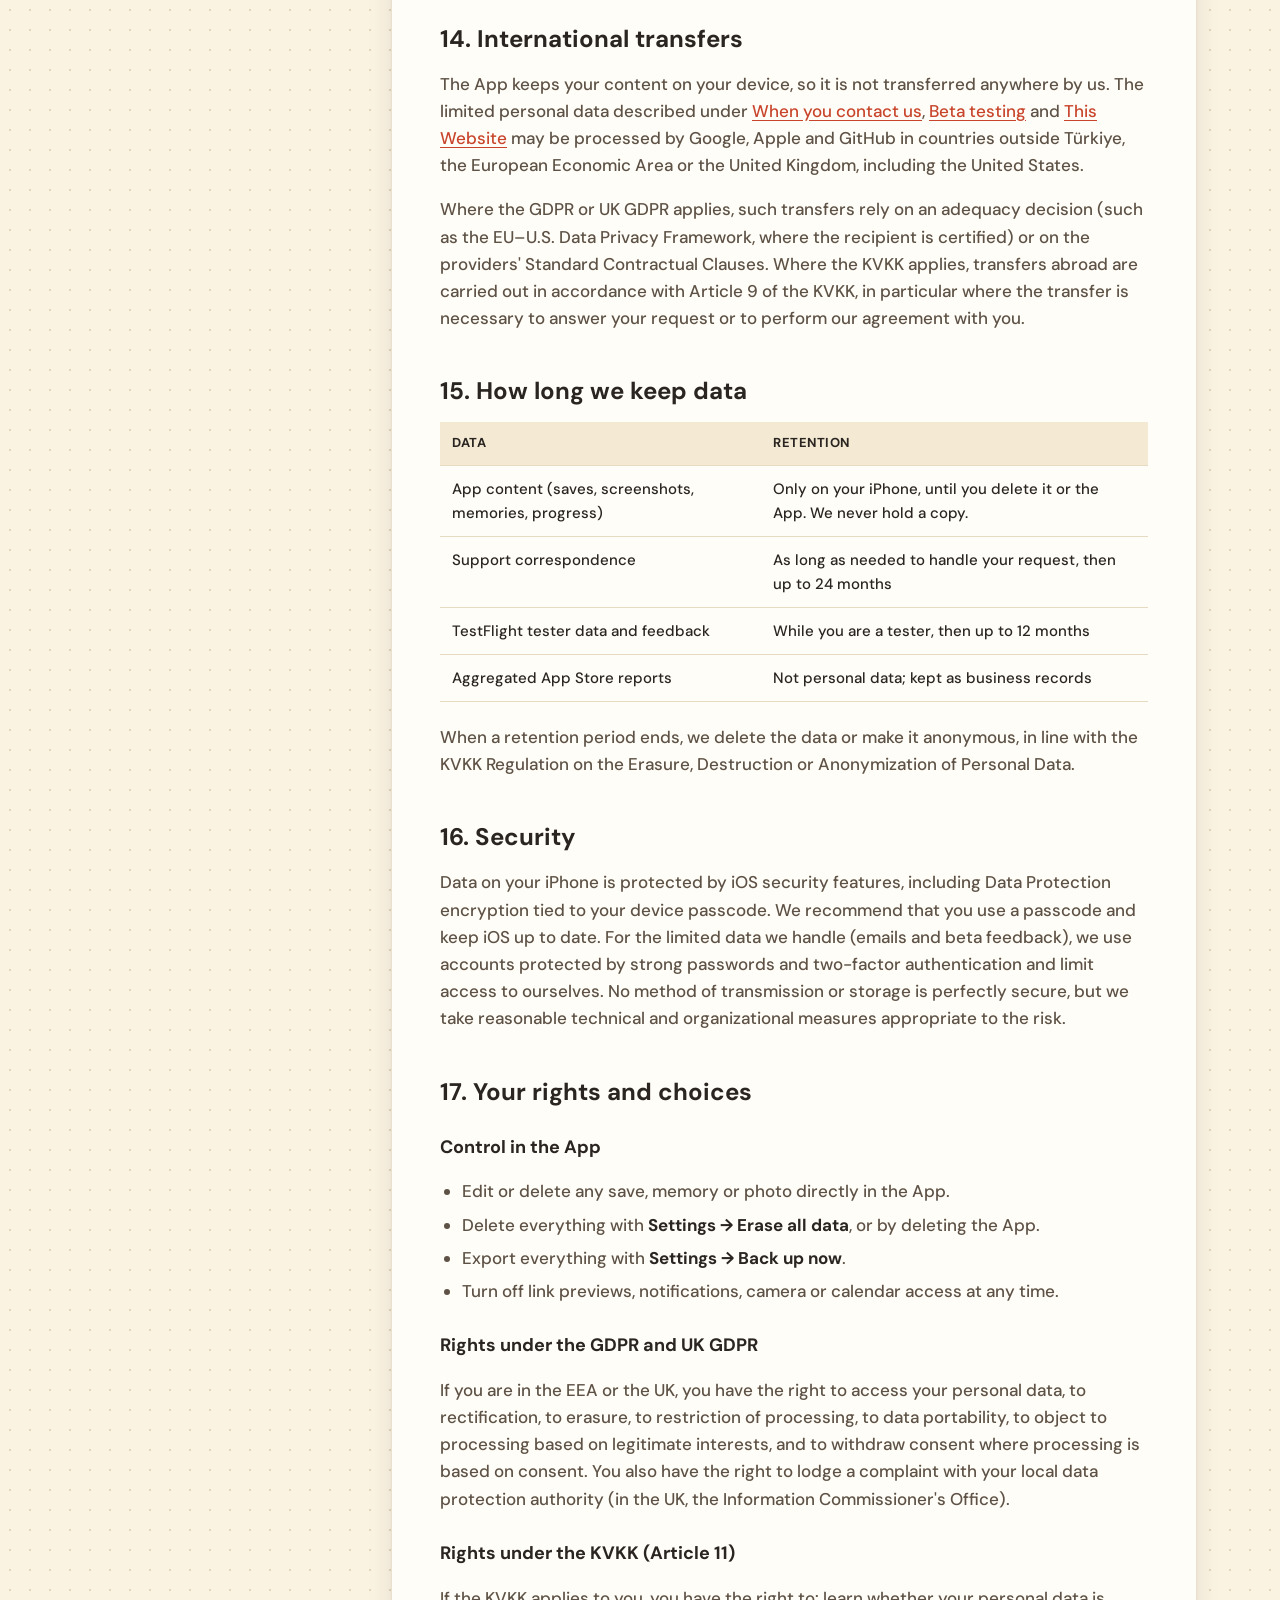
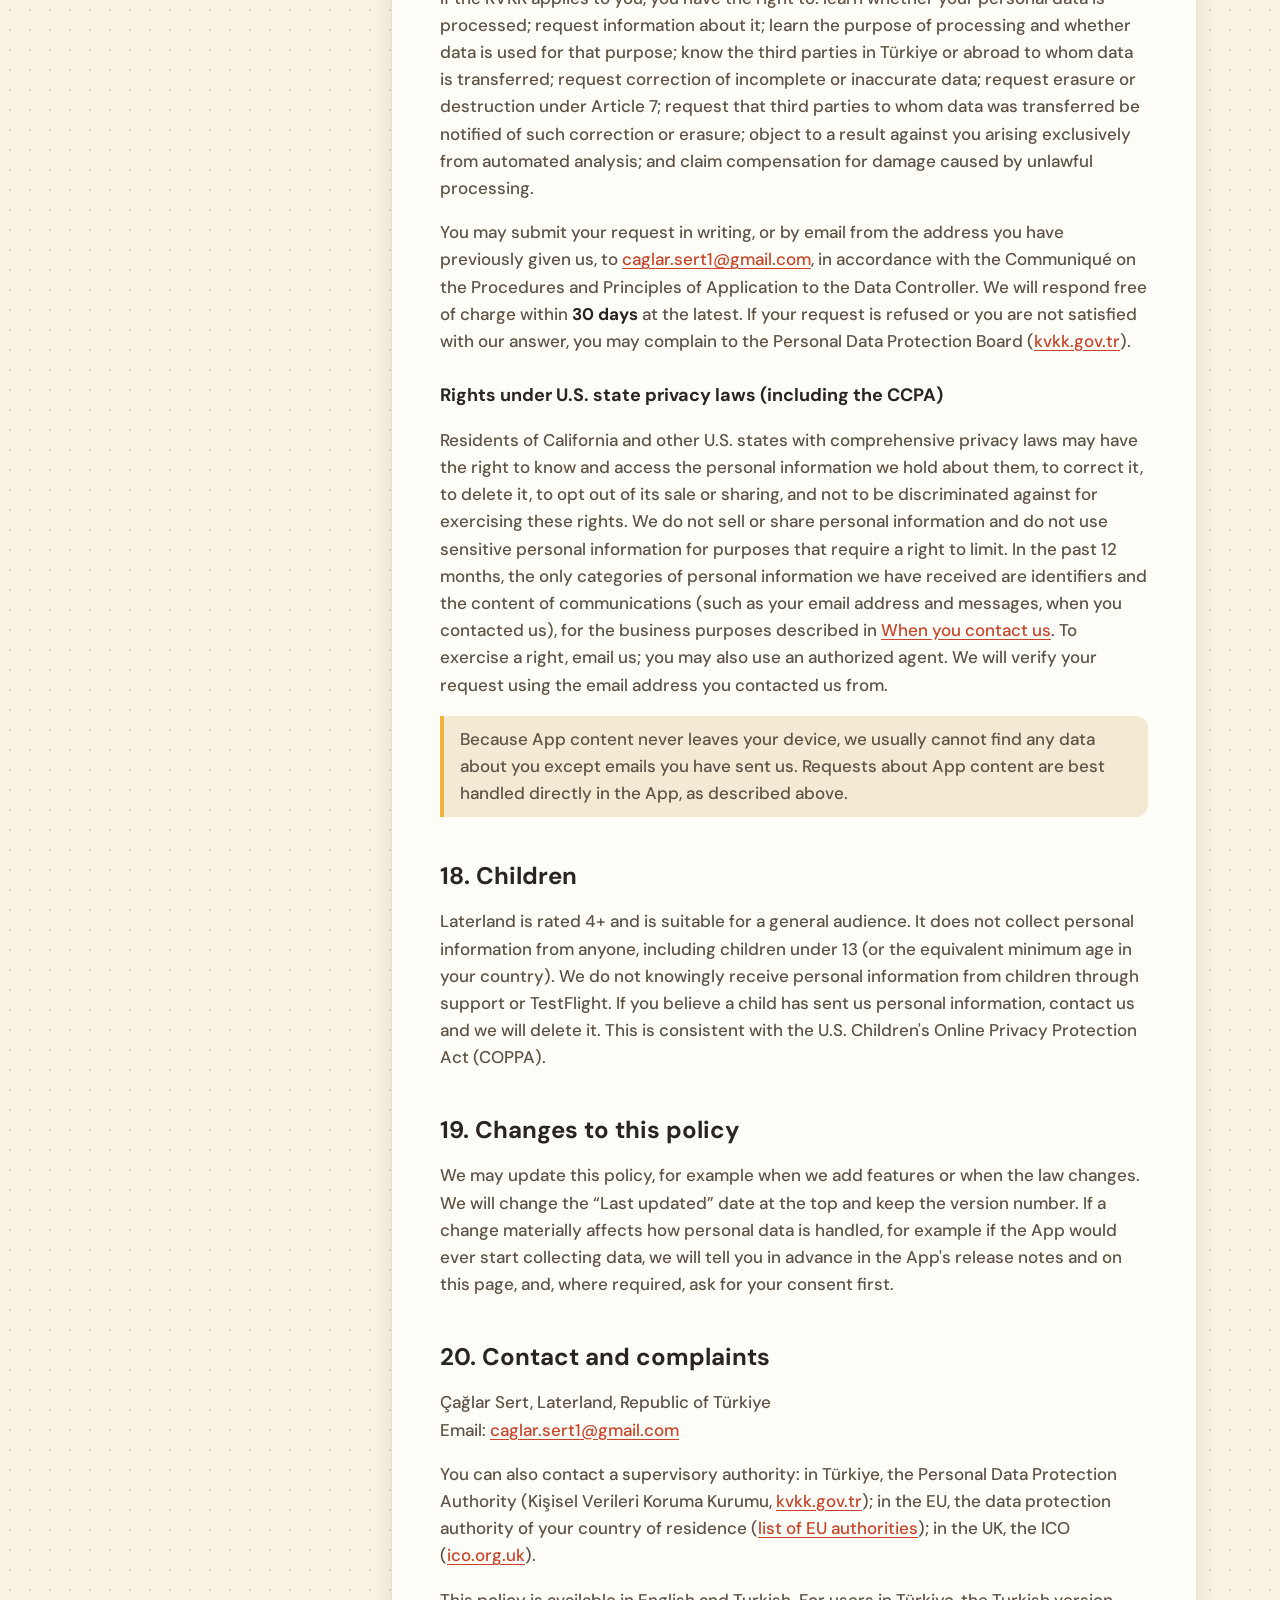
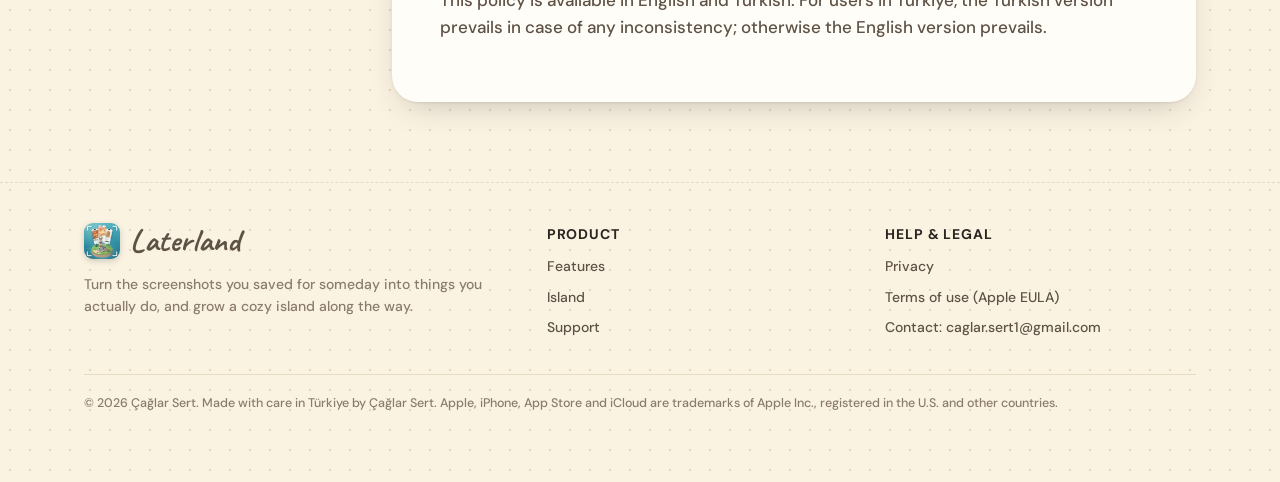
<file: privacy/index.html>
<!doctype html>
<html lang="en" data-page="privacy">
<head>
<meta charset="utf-8">
<meta name="viewport" content="width=device-width, initial-scale=1, viewport-fit=cover">
<title>Privacy Policy · Laterland</title>
<meta name="description" content="Laterland privacy policy: the app collects no personal data. Everything stays on your iPhone. GDPR, UK GDPR, KVKK, CCPA/CPRA and COPPA information.">
<link rel="canonical" href="https://cglrsert.github.io/laterland/privacy/">
<link rel="alternate" hreflang="en" href="https://cglrsert.github.io/laterland/privacy/">
<link rel="alternate" hreflang="tr" href="https://cglrsert.github.io/laterland/tr/privacy/">
<link rel="alternate" hreflang="x-default" href="https://cglrsert.github.io/laterland/privacy/">
<meta name="theme-color" content="#FBF3E2" media="(prefers-color-scheme: light)">
<meta name="theme-color" content="#1E1A16" media="(prefers-color-scheme: dark)">
<meta property="og:type" content="website">
<meta property="og:title" content="Privacy Policy · Laterland">
<meta property="og:description" content="Laterland privacy policy: the app collects no personal data. Everything stays on your iPhone. GDPR, UK GDPR, KVKK, CCPA/CPRA and COPPA information.">
<meta property="og:url" content="https://cglrsert.github.io/laterland/privacy/">
<meta property="og:image" content="https://cglrsert.github.io/laterland/assets/video/promo-en.jpg">
<meta property="og:locale" content="en_US">
<meta name="twitter:card" content="summary_large_image">
<link rel="icon" type="image/png" href="../assets/img/favicon.png">
<link rel="apple-touch-icon" href="../assets/img/apple-touch-icon.png">
<link rel="preload" href="../assets/fonts/Caveat-Bold.ttf" as="font" type="font/ttf" crossorigin>
<link rel="stylesheet" href="../assets/css/site.css">
<script>document.documentElement.classList.add("js")</script>
</head>
<body>
<a class="skip" href="#main">Skip to content</a>
<header class="site-header">
  <div class="wrap">
    <a class="brand" href="../"><img src="../assets/img/icon.webp" alt="" width="36" height="36"><span>Laterland</span></a>
    <button class="menu-toggle" aria-expanded="false" aria-controls="nav">Menu</button>
    <nav class="nav" id="nav" aria-label="Main">
      <a href="../#features">Features</a>
      <a href="../#island">Island</a>
      <a href="../support/">Support</a>
      <a href="../privacy/" aria-current="page">Privacy</a>
      <span class="lang" role="group" aria-label="Language">
        <a href="../privacy/" hreflang="en" lang="en" aria-current="true">EN</a>
        <a href="../tr/privacy/" hreflang="tr" lang="tr" aria-current="false">TR</a>
      </span>
    </nav>
  </div>
</header>
<main id="main">

<section class="doc-hero"><div class="wrap"><span class="eyebrow">Legal</span><h1>Privacy Policy</h1><svg class="squiggle" viewBox="0 0 150 12" fill="none" stroke="var(--tomato)" stroke-width="3.6" stroke-linecap="round" aria-hidden="true"><path d="M3 8c30-6 60-6 90-2s40 2 54-3"/></svg><p>Laterland is built so that what you save stays yours. This policy explains, in detail, what happens to your information when you use the Laterland app, this website and our support.</p>
<p class="dates">Effective date: 29 October 2026 · Last updated: 29 October 2026 · Version 1.0</p></div></section>
<div class="wrap"><div class="doc">
  <nav class="toc" aria-label="Contents"><h2>Contents</h2><ol><li><a href="#who">Who we are</a></li><li><a href="#scope">Scope of this policy</a></li><li><a href="#no-collection">The App collects no personal data</a></li><li><a href="#on-device">Information that stays on your device</a></li><li><a href="#processing">How screenshots are read</a></li><li><a href="#permissions">Permissions the App asks for</a></li><li><a href="#network">Network connections made by the App</a></li><li><a href="#apple">Services provided by Apple</a></li><li><a href="#backups">Backup files you create</a></li><li><a href="#support">When you contact us</a></li><li><a href="#beta">Beta testing (TestFlight)</a></li><li><a href="#website">This Website</a></li><li><a href="#sharing">Sharing and selling</a></li><li><a href="#transfers">International transfers</a></li><li><a href="#retention">How long we keep data</a></li><li><a href="#security">Security</a></li><li><a href="#rights">Your rights and choices</a></li><li><a href="#children">Children</a></li><li><a href="#changes">Changes to this policy</a></li><li><a href="#contact">Contact and complaints</a></li></ol></nav>
  <article class="prose">
    <div class="summary"><h2>The short version</h2><ul><li><strong>The Laterland app does not collect personal data.</strong> We have no servers, no accounts, no analytics, no advertising and no third-party SDKs.</li><li>Your saves, screenshots, photos, notes, plans, memories and island progress are stored <strong>only on your iPhone</strong>. We cannot see them.</li><li>Screenshots are read <strong>on your device</strong> with Apple's built-in frameworks. Nothing is uploaded.</li><li>We process personal data only when <strong>you contact us</strong> (for example by email) or <strong>join our TestFlight beta</strong>, and only to help you.</li><li>We never sell or share personal information, and we never use it for advertising.</li><li>You can delete everything at any time: <strong>Settings → Erase all data</strong>, or simply delete the app.</li></ul></div>
    <h2 id="who">1. Who we are</h2>

<p>Laterland (the “<strong>App</strong>”) and the website at cglrsert.github.io/laterland (the “<strong>Website</strong>”) are developed and published by <strong>Çağlar Sert</strong>, an independent developer established in the Republic of Türkiye (“<strong>we</strong>”, “<strong>us</strong>”, “<strong>our</strong>”).</p>
<p>For the limited personal data described in this policy, we are the <strong>controller</strong> within the meaning of the EU General Data Protection Regulation 2016/679 (“<strong>GDPR</strong>”) and the UK GDPR, and the <strong>data controller</strong> (<em>veri sorumlusu</em>) within the meaning of the Turkish Personal Data Protection Law No. 6698 (“<strong>KVKK</strong>”).</p>
<p>Contact for all privacy matters: <a href="mailto:caglar.sert1@gmail.com">caglar.sert1@gmail.com</a>.</p>

<h2 id="scope">2. Scope of this policy</h2>

<p>This policy applies to:</p>
<ul>
<li>the Laterland iOS app, including its Share Extension;</li>
<li>this Website;</li>
<li>communication with us, such as support emails;</li>
<li>our TestFlight beta program, if you take part in it.</li>
</ul>
<p>It does not apply to services operated by others that you may use together with Laterland, such as Apple's App Store, iCloud, Photos, Calendar, or websites you save and open. Their own privacy policies apply.</p>

<h2 id="no-collection">3. The App collects no personal data</h2>

<p>“Collect” means transmitting data off your device in a way that allows us or a third party to access it. <strong>The App does not do this.</strong> In particular:</p>
<ul>
<li>There is <strong>no account</strong>, sign-up or login.</li>
<li>We operate <strong>no servers</strong> that receive data from the App.</li>
<li>The App contains <strong>no analytics, advertising, attribution, crash-reporting or other third-party SDKs</strong>.</li>
<li>The App does <strong>not track</strong> you across apps or websites owned by others, and does not use the advertising identifier (IDFA).</li>
<li>The App does <strong>not</strong> use your location, contacts, health data, microphone or browsing history.</li>
</ul>
<p>This is why the App Store privacy label for Laterland reads <strong>“Data Not Collected”</strong>.</p>

<h2 id="on-device">4. Information that stays on your device</h2>

<p>To work, the App stores the following information <strong>locally on your iPhone</strong>, inside the App's private storage (and a shared container used only by the App and its own Share Extension). We have no access to it.</p>
<table>
<thead><tr><th>Information</th><th>Why the App keeps it</th><th>Where it lives</th></tr></thead>
<tbody>
<tr><td>Screenshots and photos you import or attach</td><td>To show your saves and memories</td><td>On your iPhone only</td></tr>
<tr><td>Text recognized in your screenshots, titles, links, places, durations, purposes</td><td>To sort, search and suggest your saves</td><td>On your iPhone only</td></tr>
<tr><td>Notes, plans, reminders, completion dates</td><td>To plan and remember what you did</td><td>On your iPhone only</td></tr>
<tr><td>Island progress, milestones, memories, year recap</td><td>To grow your island and album</td><td>On your iPhone only</td></tr>
<tr><td>Settings (language, notifications, island time, link previews…)</td><td>To remember your preferences</td><td>On your iPhone only</td></tr>
</tbody>
</table>
<p>Because this information never reaches us, we cannot view, export, correct or delete it for you, and we cannot recover it if it is lost. You stay in full control (see <a href="#rights">Your rights and choices</a>).</p>

<h2 id="processing">5. How screenshots are read</h2>

<p>When you import screenshots, the App uses Apple's on-device frameworks (such as Vision for text recognition and Natural Language for language detection) to find titles, links, places and durations and to suggest a purpose. <strong>This processing happens entirely on your iPhone.</strong> No image or text is sent to us or to any cloud service.</p>
<p>These suggestions are conveniences only. They have no legal or similarly significant effect on you, and you can change or ignore every suggestion. Laterland does not carry out automated decision-making or profiling within the meaning of Article 22 GDPR.</p>

<h2 id="permissions">6. Permissions the App asks for</h2>

<table>
<thead><tr><th>Permission</th><th>When and why</th><th>What is accessed</th></tr></thead>
<tbody>
<tr><td>Photos (system photo picker)</td><td>When you choose screenshots to import or a photo for a memory</td><td>Only the items you select. The App does not request access to your whole library.</td></tr>
<tr><td>Camera</td><td>Only when you choose to take a photo for a memory</td><td>The photo you take</td></tr>
<tr><td>Calendar (add events only)</td><td>Only when you tap “Add to Calendar” on a plan</td><td>The App can add an event; it cannot read your calendar</td></tr>
<tr><td>Notifications</td><td>If you turn on reminders, a daily idea or recaps</td><td>Notifications are scheduled locally on your iPhone; there is no push server</td></tr>
</tbody>
</table>
<p>You can change these permissions at any time in the iPhone Settings app. Declining a permission only disables the related feature.</p>

<h2 id="network">7. Network connections made by the App</h2>

<p>The App has no backend. It connects to the internet only in these situations, which you control:</p>
<ul>
<li><strong>Link previews.</strong> When you save a web link and link previews are on, your iPhone asks that website directly for its title and preview image, using Apple's LinkPresentation framework. That website receives the technical information any browser visit sends (such as your IP address and device type) and is responsible for it under its own privacy policy. We receive nothing. You can turn link previews off in <strong>Settings → Link previews</strong>.</li>
<li><strong>Opening links.</strong> When you open a saved link, it opens in Safari's in-app view. Your visit is between you and that website.</li>
</ul>

<h2 id="apple">8. Services provided by Apple</h2>

<p>Some services around the App are provided by Apple Inc. and its affiliates (“<strong>Apple</strong>”) as an independent controller under Apple's own privacy policy (<a href="https://www.apple.com/legal/privacy/">apple.com/legal/privacy</a>):</p>
<ul>
<li><strong>App Store purchase and download.</strong> Apple processes your payment and Apple ID. We receive only aggregated sales and download reports that do not identify you.</li>
<li><strong>App Analytics and crash reports.</strong> If you have chosen in iOS to share analytics with app developers, Apple may provide us with aggregated usage statistics and anonymized crash reports. These do not identify you, and we use them only to fix bugs and improve stability.</li>
<li><strong>iCloud and device backups.</strong> Depending on your iPhone settings, iOS may include the App's data in your iCloud or computer backup. That backup is managed by you and Apple, not by us.</li>
<li><strong>TestFlight.</strong> See <a href="#beta">Beta testing</a>.</li>
</ul>

<h2 id="backups">9. Backup files you create</h2>

<p>The App lets you create a backup file (<strong>Settings → Back up now</strong>) and save it wherever you choose, such as Files, iCloud Drive or another device. The file contains your saves, screenshots, memories, photos, progress and settings. We never receive or upload it. Backup files are checked for integrity but are <strong>not encrypted</strong> by the App, so please store them somewhere private. Sharing a backup file with someone else is your decision.</p>

<h2 id="support">10. When you contact us</h2>

<p>If you email us at <a href="mailto:caglar.sert1@gmail.com">caglar.sert1@gmail.com</a> or otherwise contact us, we process:</p>
<ul>
<li>your email address and name (as shown by your email provider);</li>
<li>the content of your message and anything you attach (for example screenshots, device model, iOS and App version);</li>
<li>our correspondence with you.</li>
</ul>
<p><strong>Purpose:</strong> to answer your question, solve your problem, fix bugs and keep a record of the request.<br>
<strong>Legal basis:</strong> taking steps at your request and performing our contract with you (Art. 6(1)(b) GDPR; Art. 5(2)(c) KVKK), and our legitimate interest in providing good support and improving the App (Art. 6(1)(f) GDPR; Art. 5(2)(f) KVKK).<br>
<strong>Retention:</strong> for as long as needed to handle your request and up to 24 months afterwards, unless a longer period is required to establish, exercise or defend legal claims, after which it is deleted.<br>
<strong>Service provider:</strong> our email is provided by Google (Gmail). Your message is therefore stored on Google's infrastructure, which may be located outside your country. Please do not send us sensitive information (such as health data) that we do not need.</p>

<h2 id="beta">11. Beta testing (TestFlight)</h2>

<p>If you join the Laterland beta through Apple's TestFlight, Apple shares with us the name and email address used for your invitation, your tester status, and any feedback, screenshots and crash reports you choose to send through TestFlight.</p>
<p><strong>Purpose:</strong> to run the beta, invite you to builds and improve the App.<br>
<strong>Legal basis:</strong> performing our agreement with you to test the App (Art. 6(1)(b) GDPR; Art. 5(2)(c) KVKK) and our legitimate interest in improving the App (Art. 6(1)(f) GDPR; Art. 5(2)(f) KVKK).<br>
<strong>Retention:</strong> while you are a tester and up to 12 months after the beta ends or you leave it. You can leave at any time in the TestFlight app or by asking us to remove you.</p>

<h2 id="website">12. This Website</h2>

<p>The Website is a static site hosted on <strong>GitHub Pages</strong> (GitHub, Inc.). When you visit it, GitHub's servers necessarily process technical data such as your IP address, browser type and the requested page, including in server logs used for security and abuse prevention. GitHub acts under its own privacy statement (<a href="https://docs.github.com/site-policy/privacy-policies/github-general-privacy-statement">GitHub Privacy Statement</a>). We do not receive these logs.</p>
<ul>
<li>The Website uses <strong>no cookies</strong>, no analytics, no advertising and no social-media plugins.</li>
<li>Fonts, images and scripts are served from the Website itself; no requests are made to third-party font or script providers.</li>
<li>When you change the language, the Website remembers your choice for the current browser tab only, using your browser's session storage. It is deleted when you close the tab and is never sent to us.</li>
</ul>

<h2 id="sharing">13. Sharing and selling</h2>

<p>We do <strong>not sell</strong> personal information and do <strong>not share</strong> it for cross-context behavioral advertising, as those terms are defined in the California Consumer Privacy Act as amended by the CPRA (“<strong>CCPA</strong>”). We do not rent, trade or otherwise disclose personal data to third parties, except:</p>
<ul>
<li>to the service providers named in this policy (Google for email, GitHub for hosting), only as needed to provide those services;</li>
<li>where we are required to do so by law, court order or a competent authority, or where necessary to establish, exercise or defend legal claims.</li>
</ul>

<h2 id="transfers">14. International transfers</h2>

<p>The App keeps your content on your device, so it is not transferred anywhere by us. The limited personal data described under <a href="#support">When you contact us</a>, <a href="#beta">Beta testing</a> and <a href="#website">This Website</a> may be processed by Google, Apple and GitHub in countries outside Türkiye, the European Economic Area or the United Kingdom, including the United States.</p>
<p>Where the GDPR or UK GDPR applies, such transfers rely on an adequacy decision (such as the EU–U.S. Data Privacy Framework, where the recipient is certified) or on the providers' Standard Contractual Clauses. Where the KVKK applies, transfers abroad are carried out in accordance with Article 9 of the KVKK, in particular where the transfer is necessary to answer your request or to perform our agreement with you.</p>

<h2 id="retention">15. How long we keep data</h2>

<table>
<thead><tr><th>Data</th><th>Retention</th></tr></thead>
<tbody>
<tr><td>App content (saves, screenshots, memories, progress)</td><td>Only on your iPhone, until you delete it or the App. We never hold a copy.</td></tr>
<tr><td>Support correspondence</td><td>As long as needed to handle your request, then up to 24 months</td></tr>
<tr><td>TestFlight tester data and feedback</td><td>While you are a tester, then up to 12 months</td></tr>
<tr><td>Aggregated App Store reports</td><td>Not personal data; kept as business records</td></tr>
</tbody>
</table>
<p>When a retention period ends, we delete the data or make it anonymous, in line with the KVKK Regulation on the Erasure, Destruction or Anonymization of Personal Data.</p>

<h2 id="security">16. Security</h2>

<p>Data on your iPhone is protected by iOS security features, including Data Protection encryption tied to your device passcode. We recommend that you use a passcode and keep iOS up to date. For the limited data we handle (emails and beta feedback), we use accounts protected by strong passwords and two-factor authentication and limit access to ourselves. No method of transmission or storage is perfectly secure, but we take reasonable technical and organizational measures appropriate to the risk.</p>

<h2 id="rights">17. Your rights and choices</h2>

<h3>Control in the App</h3>
<ul>
<li>Edit or delete any save, memory or photo directly in the App.</li>
<li>Delete everything with <strong>Settings → Erase all data</strong>, or by deleting the App.</li>
<li>Export everything with <strong>Settings → Back up now</strong>.</li>
<li>Turn off link previews, notifications, camera or calendar access at any time.</li>
</ul>
<h3>Rights under the GDPR and UK GDPR</h3>
<p>If you are in the EEA or the UK, you have the right to access your personal data, to rectification, to erasure, to restriction of processing, to data portability, to object to processing based on legitimate interests, and to withdraw consent where processing is based on consent. You also have the right to lodge a complaint with your local data protection authority (in the UK, the Information Commissioner's Office).</p>
<h3>Rights under the KVKK (Article 11)</h3>
<p>If the KVKK applies to you, you have the right to: learn whether your personal data is processed; request information about it; learn the purpose of processing and whether data is used for that purpose; know the third parties in Türkiye or abroad to whom data is transferred; request correction of incomplete or inaccurate data; request erasure or destruction under Article 7; request that third parties to whom data was transferred be notified of such correction or erasure; object to a result against you arising exclusively from automated analysis; and claim compensation for damage caused by unlawful processing.</p>
<p>You may submit your request in writing, or by email from the address you have previously given us, to <a href="mailto:caglar.sert1@gmail.com">caglar.sert1@gmail.com</a>, in accordance with the Communiqué on the Procedures and Principles of Application to the Data Controller. We will respond free of charge within <strong>30 days</strong> at the latest. If your request is refused or you are not satisfied with our answer, you may complain to the Personal Data Protection Board (<a href="https://www.kvkk.gov.tr">kvkk.gov.tr</a>).</p>
<h3>Rights under U.S. state privacy laws (including the CCPA)</h3>
<p>Residents of California and other U.S. states with comprehensive privacy laws may have the right to know and access the personal information we hold about them, to correct it, to delete it, to opt out of its sale or sharing, and not to be discriminated against for exercising these rights. We do not sell or share personal information and do not use sensitive personal information for purposes that require a right to limit. In the past 12 months, the only categories of personal information we have received are identifiers and the content of communications (such as your email address and messages, when you contacted us), for the business purposes described in <a href="#support">When you contact us</a>. To exercise a right, email us; you may also use an authorized agent. We will verify your request using the email address you contacted us from.</p>
<p class="note">Because App content never leaves your device, we usually cannot find any data about you except emails you have sent us. Requests about App content are best handled directly in the App, as described above.</p>

<h2 id="children">18. Children</h2>

<p>Laterland is rated 4+ and is suitable for a general audience. It does not collect personal information from anyone, including children under 13 (or the equivalent minimum age in your country). We do not knowingly receive personal information from children through support or TestFlight. If you believe a child has sent us personal information, contact us and we will delete it. This is consistent with the U.S. Children's Online Privacy Protection Act (COPPA).</p>

<h2 id="changes">19. Changes to this policy</h2>

<p>We may update this policy, for example when we add features or when the law changes. We will change the “Last updated” date at the top and keep the version number. If a change materially affects how personal data is handled, for example if the App would ever start collecting data, we will tell you in advance in the App's release notes and on this page, and, where required, ask for your consent first.</p>

<h2 id="contact">20. Contact and complaints</h2>

<p>Çağlar Sert, Laterland, Republic of Türkiye<br>Email: <a href="mailto:caglar.sert1@gmail.com">caglar.sert1@gmail.com</a></p>
<p>You can also contact a supervisory authority: in Türkiye, the Personal Data Protection Authority (Kişisel Verileri Koruma Kurumu, <a href="https://www.kvkk.gov.tr">kvkk.gov.tr</a>); in the EU, the data protection authority of your country of residence (<a href="https://edpb.europa.eu/about-edpb/about-edpb/members_en">list of EU authorities</a>); in the UK, the ICO (<a href="https://ico.org.uk">ico.org.uk</a>).</p>
<p>This policy is available in English and Turkish. For users in Türkiye, the Turkish version prevails in case of any inconsistency; otherwise the English version prevails.</p>

  </article>
</div></div>

</main>
<footer class="site-footer">
  <div class="wrap">
    <div>
      <a class="brand" href="../"><img src="../assets/img/icon.webp" alt="" width="36" height="36"><span>Laterland</span></a>
      <p>Turn the screenshots you saved for someday into things you actually do, and grow a cozy island along the way.</p>
    </div>
    <div>
      <h4>Product</h4>
      <ul>
        <li><a href="../#features">Features</a></li>
        <li><a href="../#island">Island</a></li>
        <li><a href="../support/">Support</a></li>
      </ul>
    </div>
    <div>
      <h4>Help & legal</h4>
      <ul>
        <li><a href="../privacy/">Privacy</a></li>
        <li><a href="https://www.apple.com/legal/internet-services/itunes/dev/stdeula/">Terms of use (Apple EULA)</a></li>
        <li><a href="mailto:caglar.sert1@gmail.com">Contact: caglar.sert1@gmail.com</a></li>
      </ul>
    </div>
    <p class="fine">© 2026 Çağlar Sert. Made with care in Türkiye by Çağlar Sert. Apple, iPhone, App Store and iCloud are trademarks of Apple Inc., registered in the U.S. and other countries.</p>
  </div>
</footer>
<script src="../assets/js/site.js" defer></script>
</body>
</html>
</file>
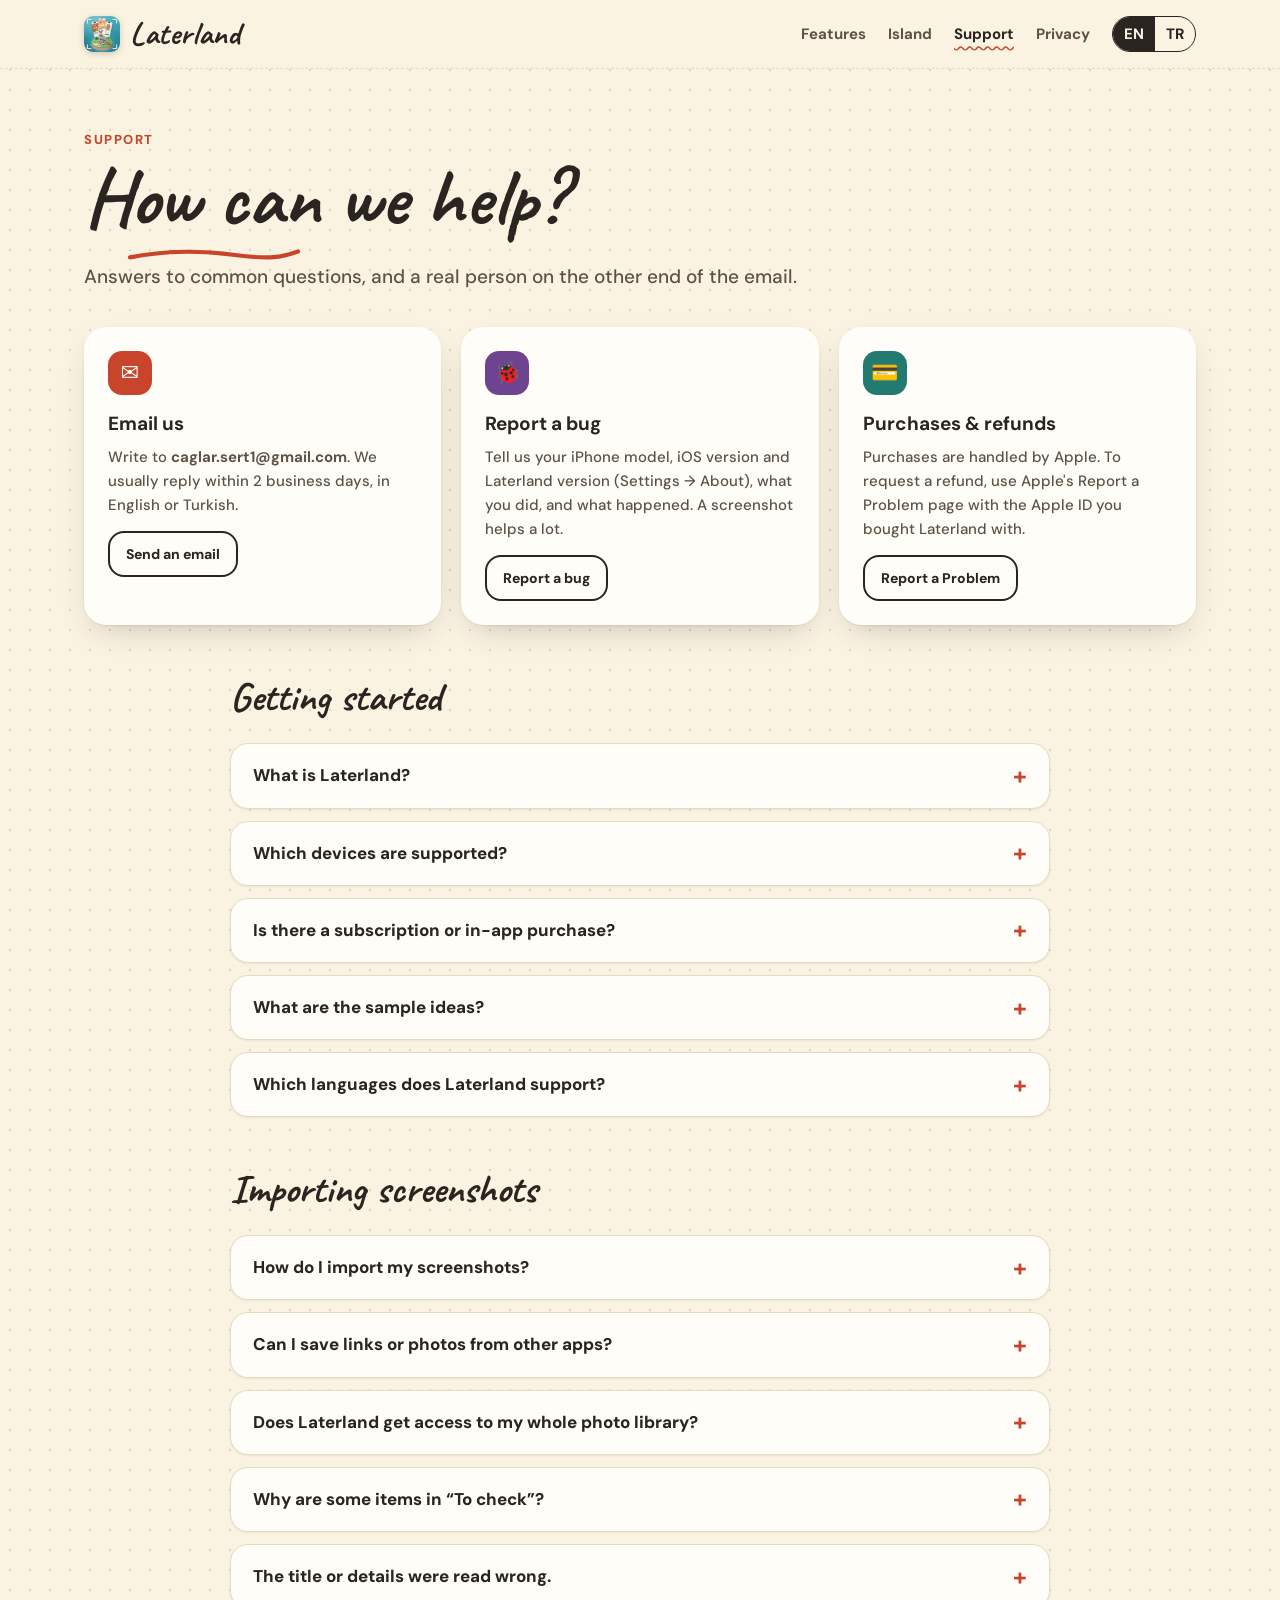
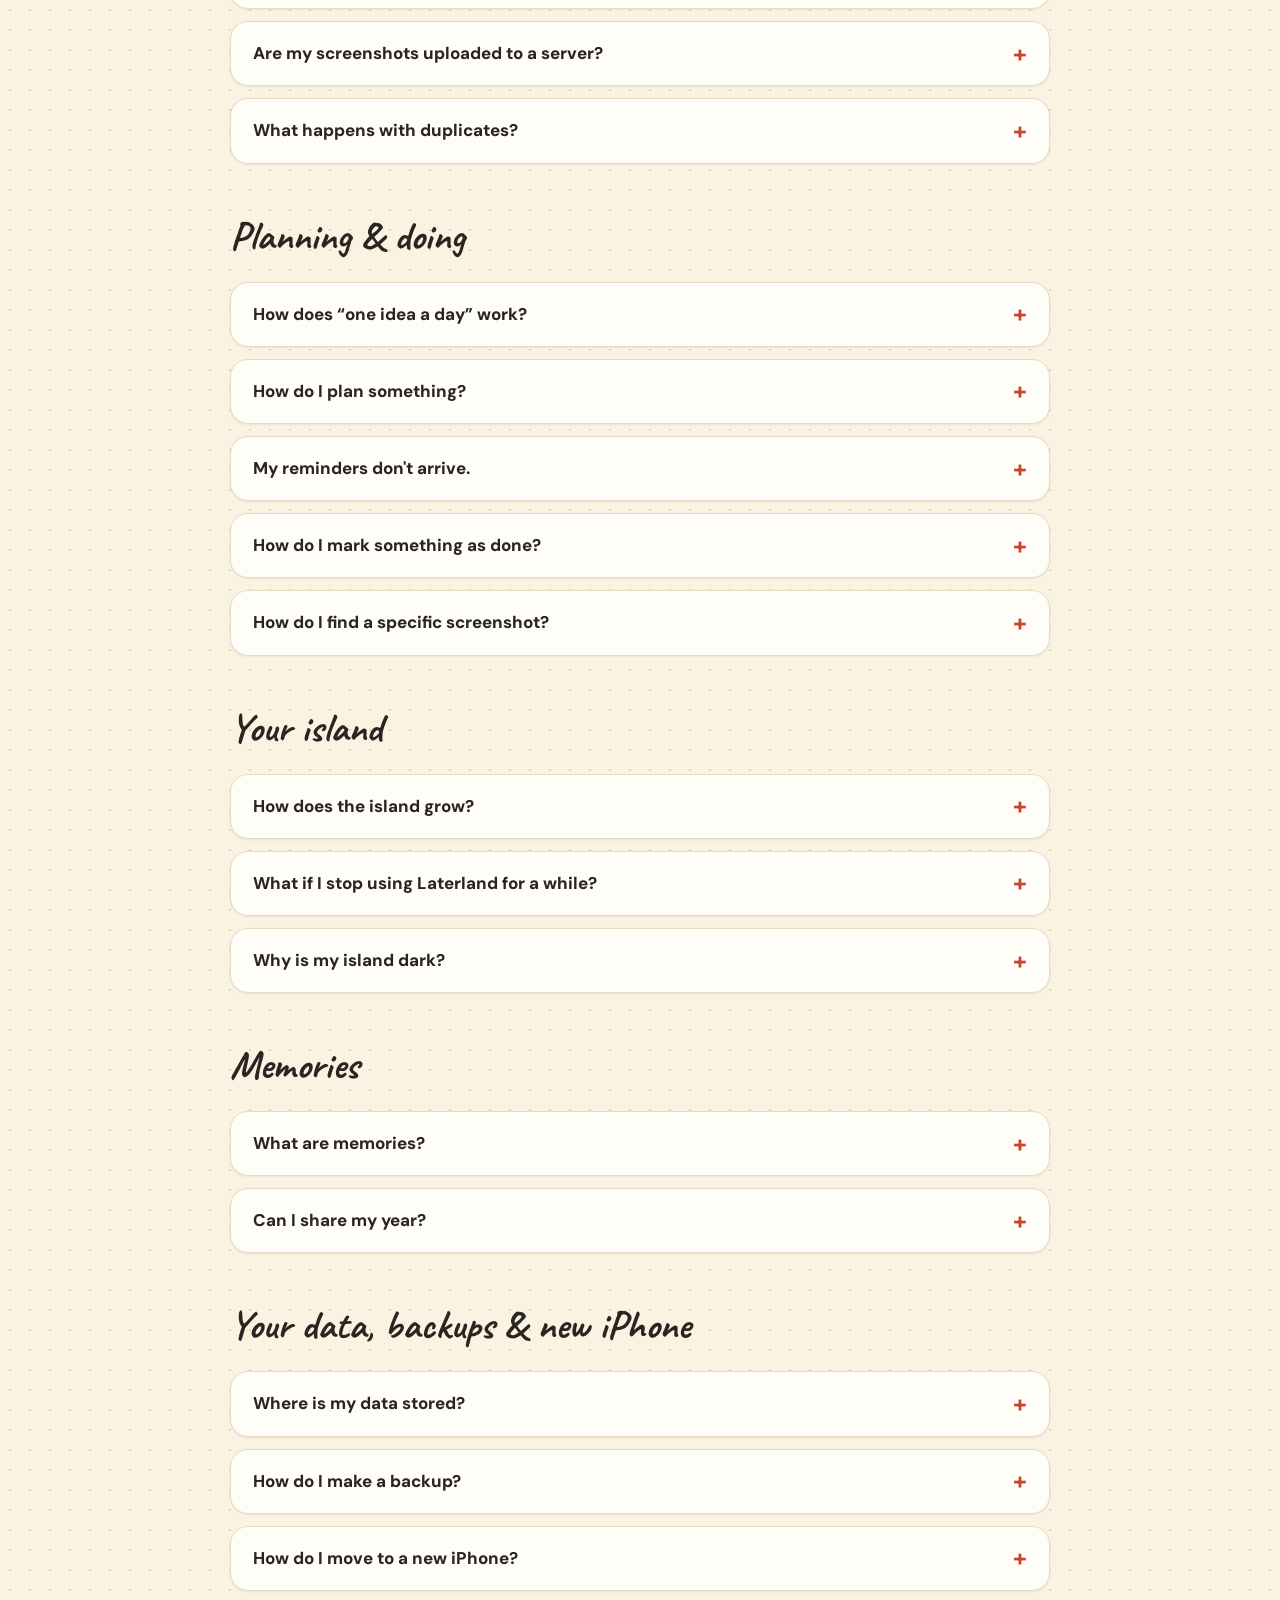
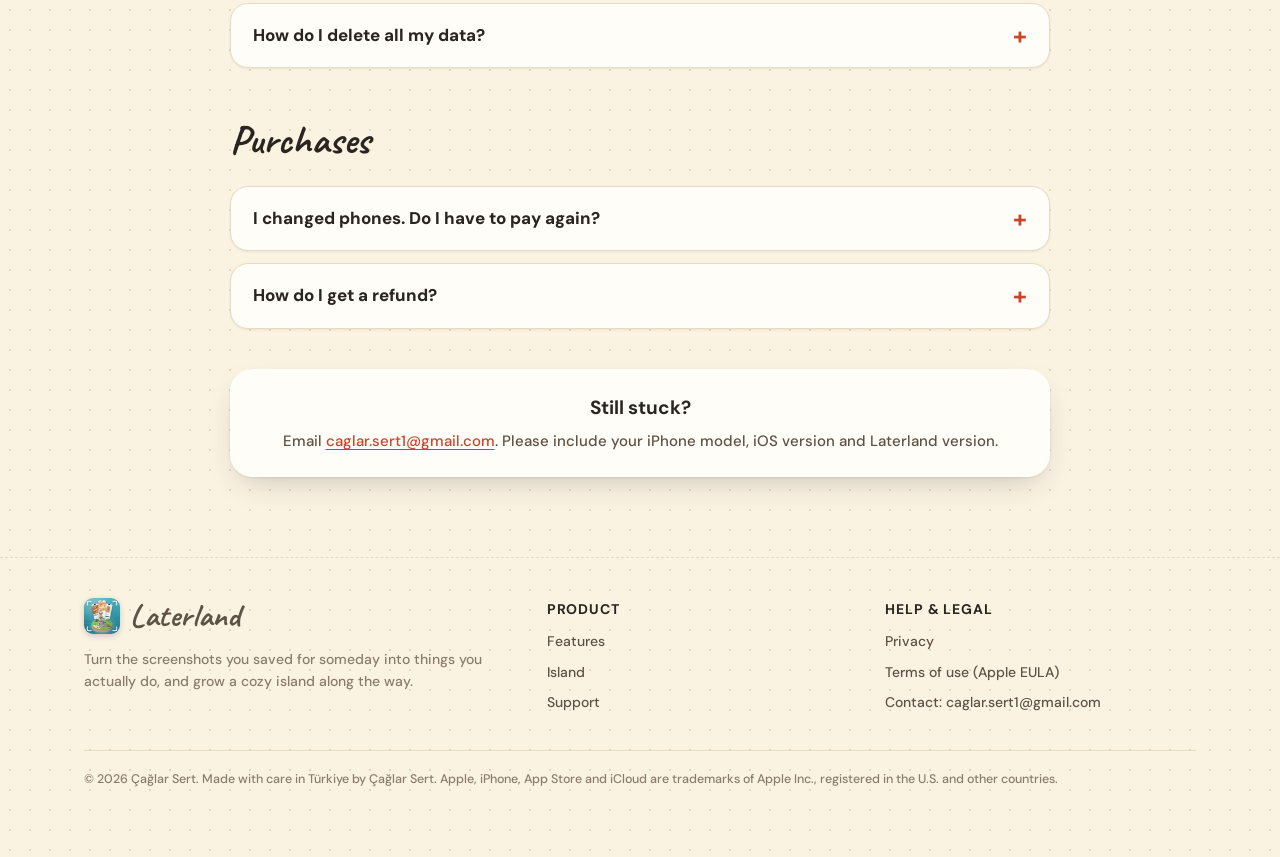
<file: support/index.html>
<!doctype html>
<html lang="en" data-page="support">
<head>
<meta charset="utf-8">
<meta name="viewport" content="width=device-width, initial-scale=1, viewport-fit=cover">
<title>Laterland Support</title>
<meta name="description" content="Help with Laterland: importing screenshots, planning, the island, memories, backups, moving to a new iPhone, purchases and contact.">
<link rel="canonical" href="https://cglrsert.github.io/laterland/support/">
<link rel="alternate" hreflang="en" href="https://cglrsert.github.io/laterland/support/">
<link rel="alternate" hreflang="tr" href="https://cglrsert.github.io/laterland/tr/support/">
<link rel="alternate" hreflang="x-default" href="https://cglrsert.github.io/laterland/support/">
<meta name="theme-color" content="#FBF3E2" media="(prefers-color-scheme: light)">
<meta name="theme-color" content="#1E1A16" media="(prefers-color-scheme: dark)">
<meta property="og:type" content="website">
<meta property="og:title" content="Laterland Support">
<meta property="og:description" content="Help with Laterland: importing screenshots, planning, the island, memories, backups, moving to a new iPhone, purchases and contact.">
<meta property="og:url" content="https://cglrsert.github.io/laterland/support/">
<meta property="og:image" content="https://cglrsert.github.io/laterland/assets/video/promo-en.jpg">
<meta property="og:locale" content="en_US">
<meta name="twitter:card" content="summary_large_image">
<link rel="icon" type="image/png" href="../assets/img/favicon.png">
<link rel="apple-touch-icon" href="../assets/img/apple-touch-icon.png">
<link rel="preload" href="../assets/fonts/Caveat-Bold.ttf" as="font" type="font/ttf" crossorigin>
<link rel="stylesheet" href="../assets/css/site.css">
<script>document.documentElement.classList.add("js")</script>
</head>
<body>
<a class="skip" href="#main">Skip to content</a>
<header class="site-header">
  <div class="wrap">
    <a class="brand" href="../"><img src="../assets/img/icon.webp" alt="" width="36" height="36"><span>Laterland</span></a>
    <button class="menu-toggle" aria-expanded="false" aria-controls="nav">Menu</button>
    <nav class="nav" id="nav" aria-label="Main">
      <a href="../#features">Features</a>
      <a href="../#island">Island</a>
      <a href="../support/" aria-current="page">Support</a>
      <a href="../privacy/">Privacy</a>
      <span class="lang" role="group" aria-label="Language">
        <a href="../support/" hreflang="en" lang="en" aria-current="true">EN</a>
        <a href="../tr/support/" hreflang="tr" lang="tr" aria-current="false">TR</a>
      </span>
    </nav>
  </div>
</header>
<main id="main">

<section class="doc-hero"><div class="wrap"><span class="eyebrow">Support</span><h1>How can we help?</h1><svg class="squiggle" viewBox="0 0 150 12" fill="none" stroke="var(--tomato)" stroke-width="3.6" stroke-linecap="round" aria-hidden="true"><path d="M3 8c30-6 60-6 90-2s40 2 54-3"/></svg><p>Answers to common questions, and a real person on the other end of the email.</p></div></section>
<section><div class="wrap"><div class="support-cards"><div class="p-card reveal"><div class="ico s-tomato" aria-hidden="true">✉️</div><h3>Email us</h3><p>Write to <strong>caglar.sert1@gmail.com</strong>. We usually reply within 2 business days, in English or Turkish.</p><a class="btn btn-ghost" href="mailto:caglar.sert1@gmail.com?subject=Laterland%20support">Send an email</a></div>
<div class="p-card reveal"><div class="ico s-plum" aria-hidden="true">🐞</div><h3>Report a bug</h3><p>Tell us your iPhone model, iOS version and Laterland version (Settings → About), what you did, and what happened. A screenshot helps a lot.</p><a class="btn btn-ghost" href="mailto:caglar.sert1@gmail.com?subject=Laterland%20bug%20report">Report a bug</a></div>
<div class="p-card reveal"><div class="ico s-teal" aria-hidden="true">💳</div><h3>Purchases & refunds</h3><p>Purchases are handled by Apple. To request a refund, use Apple's Report a Problem page with the Apple ID you bought Laterland with.</p><a class="btn btn-ghost" href="https://reportaproblem.apple.com">Report a Problem</a></div></div></div></section>
<section><div class="wrap"><div class="faq"><div class="faq-group reveal"><h2>Getting started</h2><details><summary>What is Laterland?</summary><div class="a"><p>Laterland turns the screenshots and links you saved “for someday” into things you actually do. It reads your screenshots on your iPhone, sorts them by purpose, suggests one idea a day, helps you plan it, and grows a cozy island every time you do something.</p></div></details><details><summary>Which devices are supported?</summary><div class="a"><p>Any iPhone running iOS 18 or later. Laterland is designed for iPhone; it is not available for iPad or Mac.</p></div></details><details><summary>Is there a subscription or in-app purchase?</summary><div class="a"><p>No. Laterland is a one-time purchase on the App Store. There are no subscriptions, no in-app purchases and no ads. Every feature is included, and future updates are free.</p></div></details><details><summary>What are the sample ideas?</summary><div class="a"><p>During onboarding you can choose <strong>Look around with sample ideas</strong> to explore a grown island before importing your own screenshots. Samples are clearly marked and never count toward milestones or your year. Remove them anytime in <strong>Settings → Remove samples</strong>; your own saves stay.</p></div></details><details><summary>Which languages does Laterland support?</summary><div class="a"><p>English, Türkçe, Deutsch, Français, Español, Português (Brasil), 日本語 and 한국어. Laterland follows your iPhone's language. To change it just for Laterland, go to <strong>Settings → Language</strong>.</p></div></details></div>
<div class="faq-group reveal"><h2>Importing screenshots</h2><details><summary>How do I import my screenshots?</summary><div class="a"><ol><li>Open the <strong>Today</strong> tab and tap the <strong>+</strong> button.</li><li>Choose screenshots from Photos. You can select hundreds at once.</li><li>Laterland reads them on your iPhone and sorts them. Items it is confident about are ready to save; anything uncertain waits in <strong>To check</strong>.</li></ol></div></details><details><summary>Can I save links or photos from other apps?</summary><div class="a"><p>Yes. In Safari or any app, tap the <strong>Share</strong> button and choose <strong>Laterland</strong>. If you don't see it, scroll the app row to the end, tap <strong>More</strong> and turn Laterland on.</p></div></details><details><summary>Does Laterland get access to my whole photo library?</summary><div class="a"><p>No. Laterland uses Apple's photo picker, so it only receives the screenshots and photos you select. It never browses your library on its own.</p></div></details><details><summary>Why are some items in “To check”?</summary><div class="a"><p>When Laterland isn't sure what a screenshot is about, it asks you instead of guessing. One tap answers “What did you save this for?”, and you can edit the title at the same time.</p></div></details><details><summary>The title or details were read wrong.</summary><div class="a"><p>Open the save and edit it; your changes always win. Recognition works best on sharp screenshots where the text is not covered. Very small text, handwriting, or heavy image overlays can be harder to read.</p></div></details><details><summary>Are my screenshots uploaded to a server?</summary><div class="a"><p>No. Recognition runs entirely on your iPhone using Apple's on-device frameworks. Laterland has no servers. See the <a href="../privacy/">privacy policy</a> for details.</p></div></details><details><summary>What happens with duplicates?</summary><div class="a"><p>Laterland spots likely duplicates and shows them to you. It never deletes anything without asking.</p></div></details></div>
<div class="faq-group reveal"><h2>Planning & doing</h2><details><summary>How does “one idea a day” work?</summary><div class="a"><p>The Today tab pulls one idea from your own saves. Not in the mood? Swipe for another. You can filter Today by purpose, for example only food or only places.</p></div></details><details><summary>How do I plan something?</summary><div class="a"><p>Open a save and tap <strong>Plan it</strong>. Pick today, tomorrow, this weekend or any date, optionally add a time and a reminder, or tap <strong>Add to Calendar</strong>.</p></div></details><details><summary>My reminders don't arrive.</summary><div class="a"><ol><li>In Laterland, open <strong>Settings → Notifications</strong> and make sure notifications are allowed.</li><li>In the iPhone Settings app, check <strong>Notifications → Laterland</strong>.</li><li>Check that a Focus mode isn't silencing Laterland.</li></ol><p>Reminders are scheduled on your iPhone, so they work without an internet connection.</p></div></details><details><summary>How do I mark something as done?</summary><div class="a"><p>Tap <strong>Mark as done</strong> on a save, then <strong>I did it</strong>. Adding a photo or a note is optional. No proof is needed; Laterland takes your word for it.</p></div></details><details><summary>How do I find a specific screenshot?</summary><div class="a"><p>Open the <strong>Saves</strong> tab. Search by text, or tap the filter button to filter by purpose, by the app it came from (Maps, Web, Screenshots…) and by date.</p></div></details></div>
<div class="faq-group reveal"><h2>Your island</h2><details><summary>How does the island grow?</summary><div class="a"><p>Every time you mark something as done, a building in the matching district rises a step. Seven districts (Harbor, Hearth, Library, Workshop, Grove, Theater and Market) grow from small beginnings into landmarks. Deciding about your saves (keeping, planning or letting go) clears the fog.</p></div></details><details><summary>What if I stop using Laterland for a while?</summary><div class="a"><p>Nothing is lost. There are no streaks, timers or penalties. Your island waits for you exactly as you left it.</p></div></details><details><summary>Why is my island dark?</summary><div class="a"><p>The island follows your clock, so at night the lights come on. You can change this in <strong>Settings → Island time</strong> (for example <strong>Always day</strong>).</p></div></details></div>
<div class="faq-group reveal"><h2>Memories</h2><details><summary>What are memories?</summary><div class="a"><p>When you complete something you can add a photo and a note. It becomes a memory card in the Memories tab, arranged on a timeline and in collections.</p></div></details><details><summary>Can I share my year?</summary><div class="a"><p>Yes. Open <strong>Memories → My Year in Laterland</strong> and tap <strong>Share your year</strong>. You choose where it goes; Laterland doesn't upload it anywhere.</p></div></details></div>
<div class="faq-group reveal"><h2>Your data, backups & new iPhone</h2><details><summary>Where is my data stored?</summary><div class="a"><p>Only on your iPhone, inside Laterland's private storage. Laterland has no account and no cloud of its own.</p></div></details><details><summary>How do I make a backup?</summary><div class="a"><ol><li>Open <strong>Settings</strong> and tap <strong>Back up now</strong>.</li><li>Choose <strong>Save to Files</strong> and pick a place, such as iCloud Drive.</li></ol><p>The backup is a single file containing your saves, screenshots, memories, photos, progress and settings. Laterland checks every backup for integrity. Backups are not encrypted by Laterland, so keep the file somewhere private.</p></div></details><details><summary>How do I move to a new iPhone?</summary><div class="a"><ol><li>On the old iPhone, make a backup and save it to iCloud Drive.</li><li>Install Laterland on the new iPhone with the same Apple ID.</li><li>Open <strong>Settings → Restore from a backup…</strong> and choose the file.</li></ol><p>If you restore your whole iPhone from an iCloud or computer backup, Laterland's data usually comes along too.</p></div></details><details><summary>How do I delete all my data?</summary><div class="a"><p>Go to <strong>Settings → Erase all data</strong>. This permanently removes every save, screenshot, memory, photo and all island progress from this iPhone. Deleting the app also deletes its data. Because we never had a copy, there is nothing left on our side.</p></div></details></div>
<div class="faq-group reveal"><h2>Purchases</h2><details><summary>I changed phones. Do I have to pay again?</summary><div class="a"><p>No. Open the App Store with the same Apple ID and download Laterland again from your purchases at no cost.</p></div></details><details><summary>How do I get a refund?</summary><div class="a"><p>Refunds are decided by Apple. Visit <a href="https://reportaproblem.apple.com">reportaproblem.apple.com</a>, sign in with your Apple ID, and choose Laterland.</p></div></details></div>
<div class="p-card" style="text-align:center"><h3>Still stuck?</h3><p>Email <a href="mailto:caglar.sert1@gmail.com">caglar.sert1@gmail.com</a>. Please include your iPhone model, iOS version and Laterland version.</p></div></div></div></section>
<div style="height:80px"></div>

</main>
<footer class="site-footer">
  <div class="wrap">
    <div>
      <a class="brand" href="../"><img src="../assets/img/icon.webp" alt="" width="36" height="36"><span>Laterland</span></a>
      <p>Turn the screenshots you saved for someday into things you actually do, and grow a cozy island along the way.</p>
    </div>
    <div>
      <h4>Product</h4>
      <ul>
        <li><a href="../#features">Features</a></li>
        <li><a href="../#island">Island</a></li>
        <li><a href="../support/">Support</a></li>
      </ul>
    </div>
    <div>
      <h4>Help & legal</h4>
      <ul>
        <li><a href="../privacy/">Privacy</a></li>
        <li><a href="https://www.apple.com/legal/internet-services/itunes/dev/stdeula/">Terms of use (Apple EULA)</a></li>
        <li><a href="mailto:caglar.sert1@gmail.com">Contact: caglar.sert1@gmail.com</a></li>
      </ul>
    </div>
    <p class="fine">© 2026 Çağlar Sert. Made with care in Türkiye by Çağlar Sert. Apple, iPhone, App Store and iCloud are trademarks of Apple Inc., registered in the U.S. and other countries.</p>
  </div>
</footer>
<script src="../assets/js/site.js" defer></script>
</body>
</html>
</file>
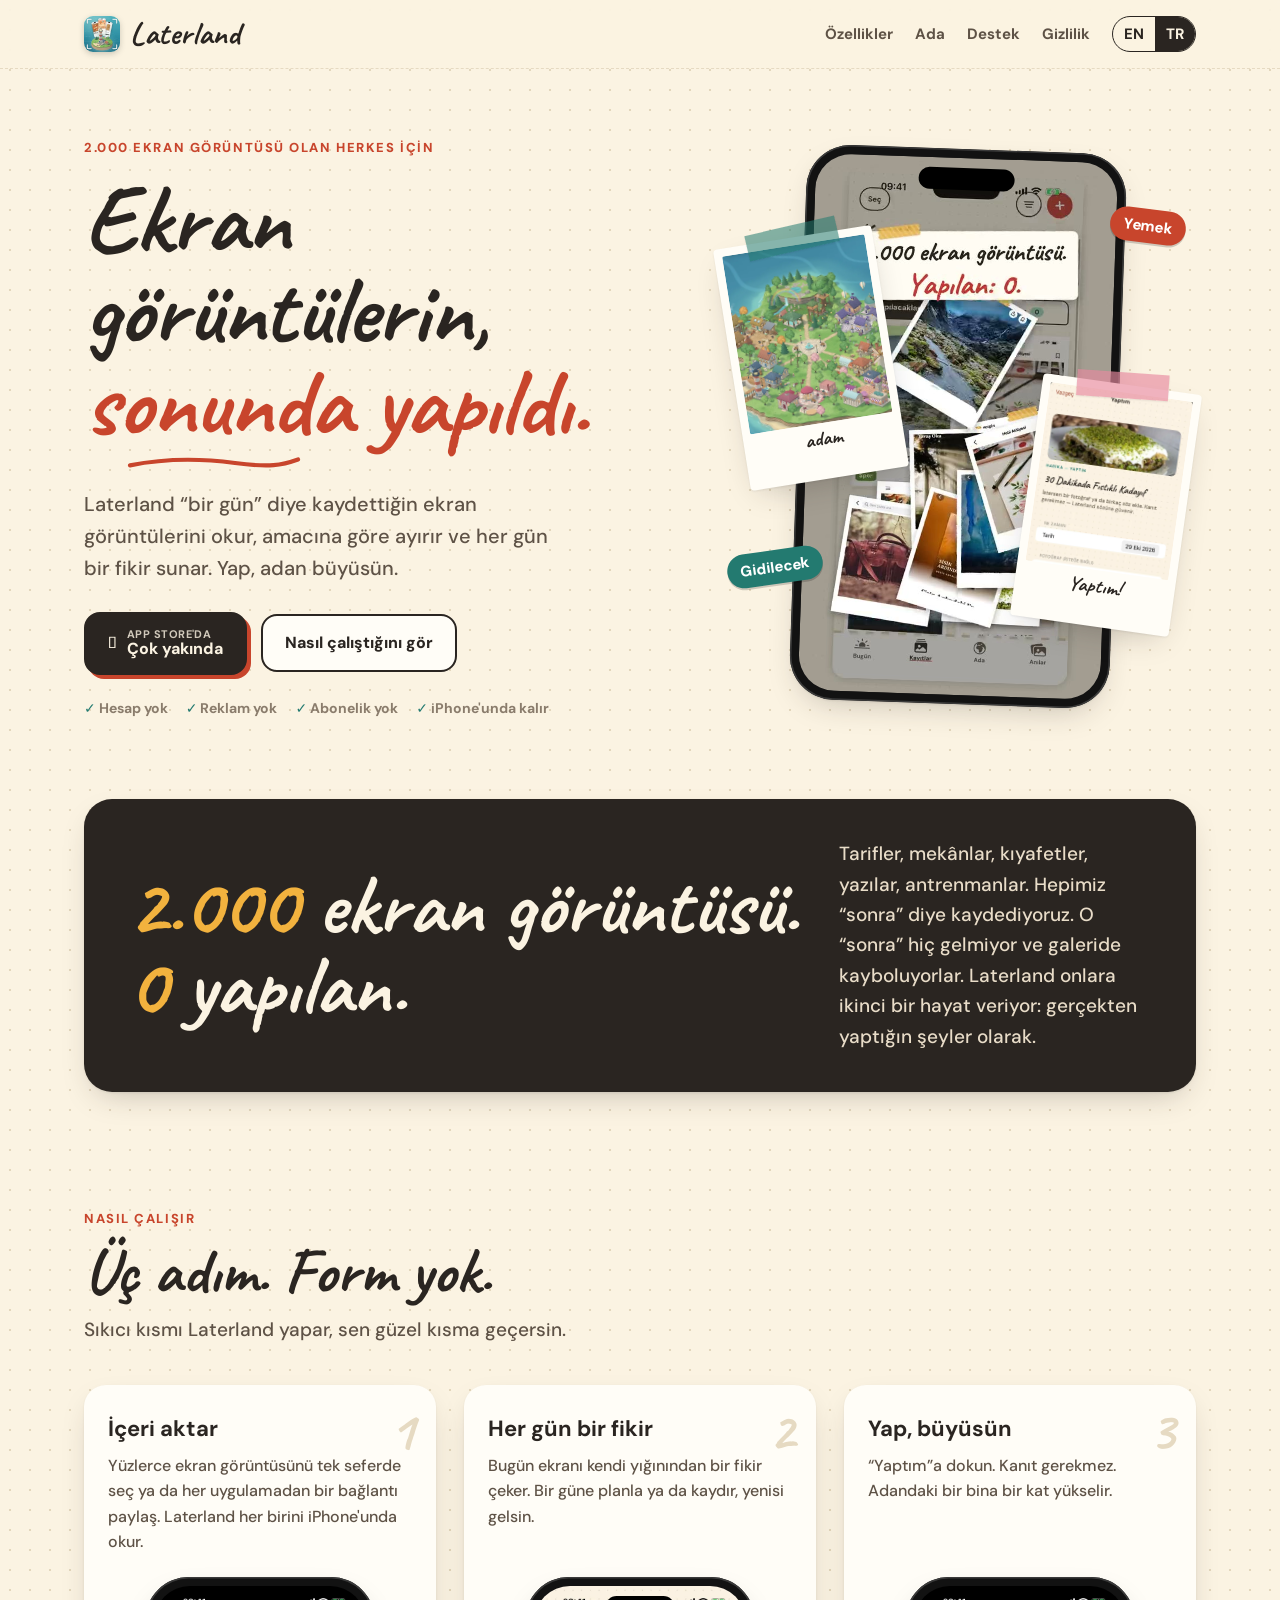
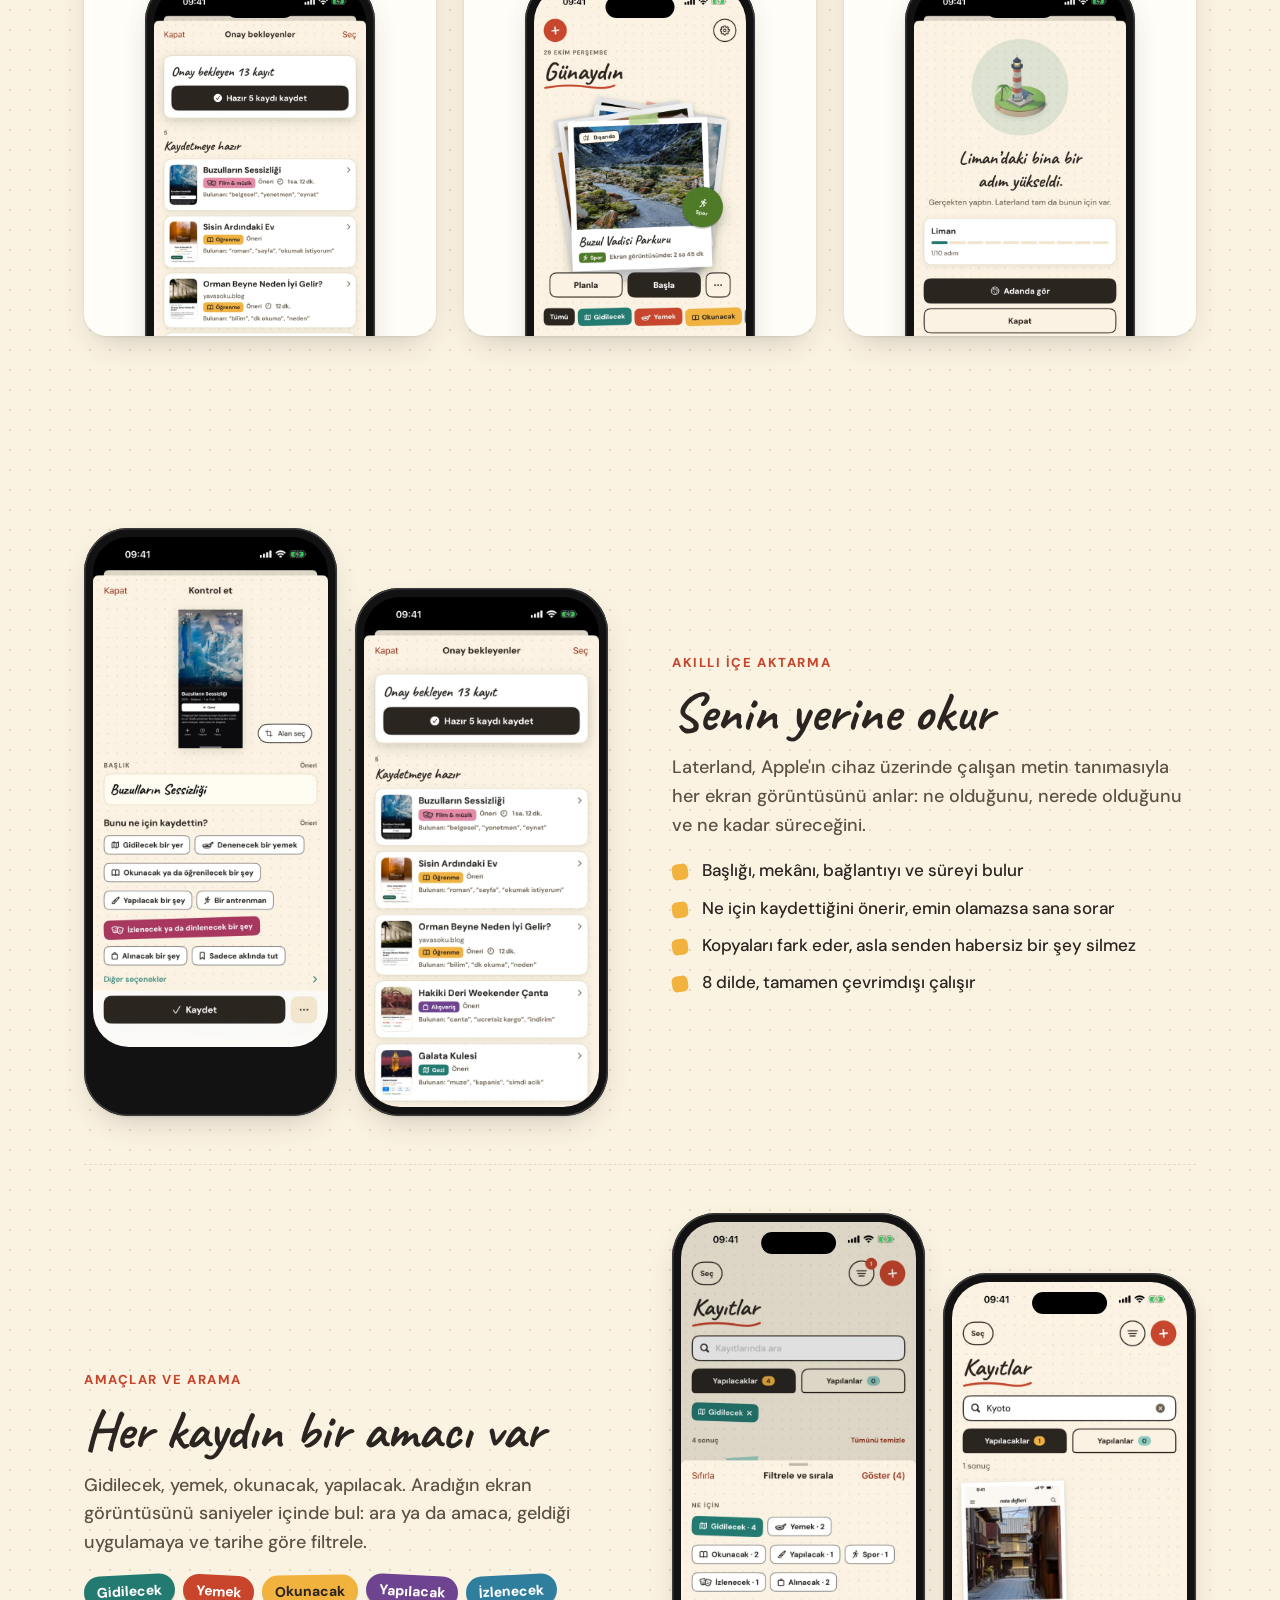
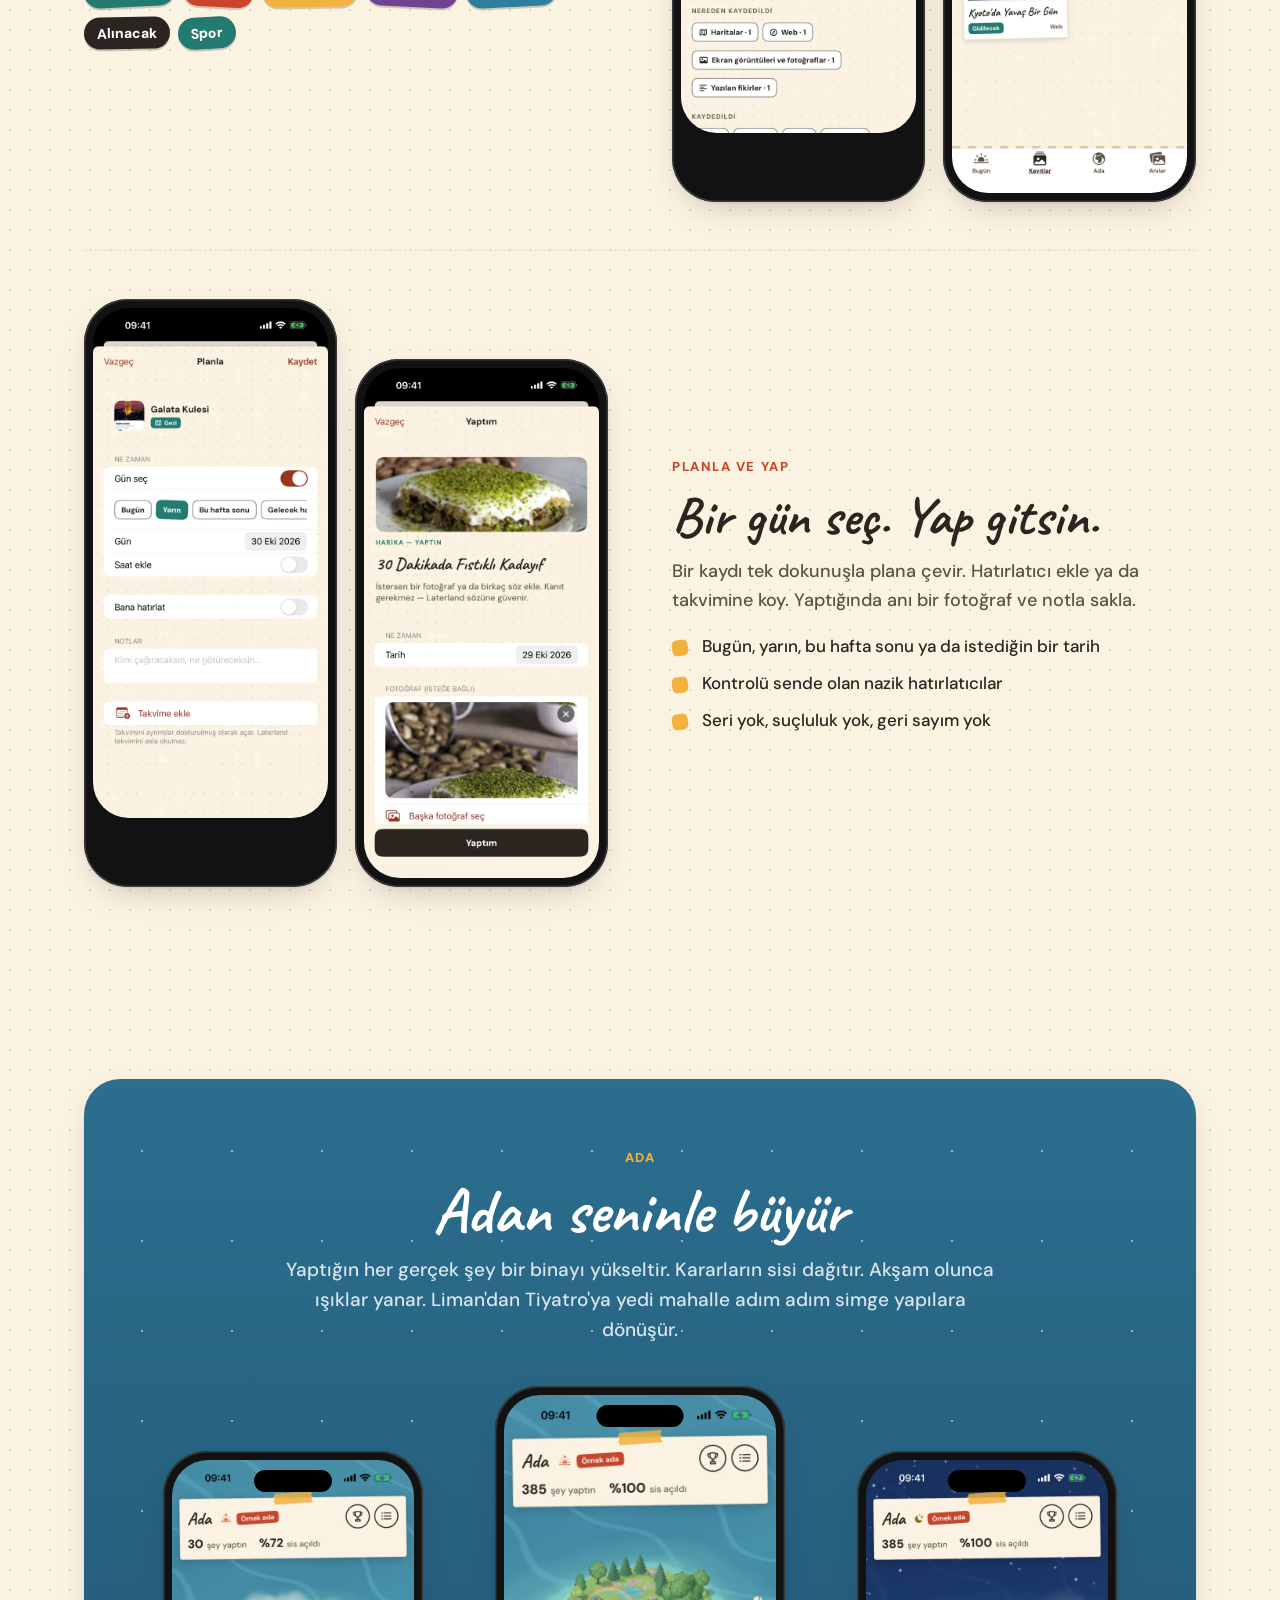
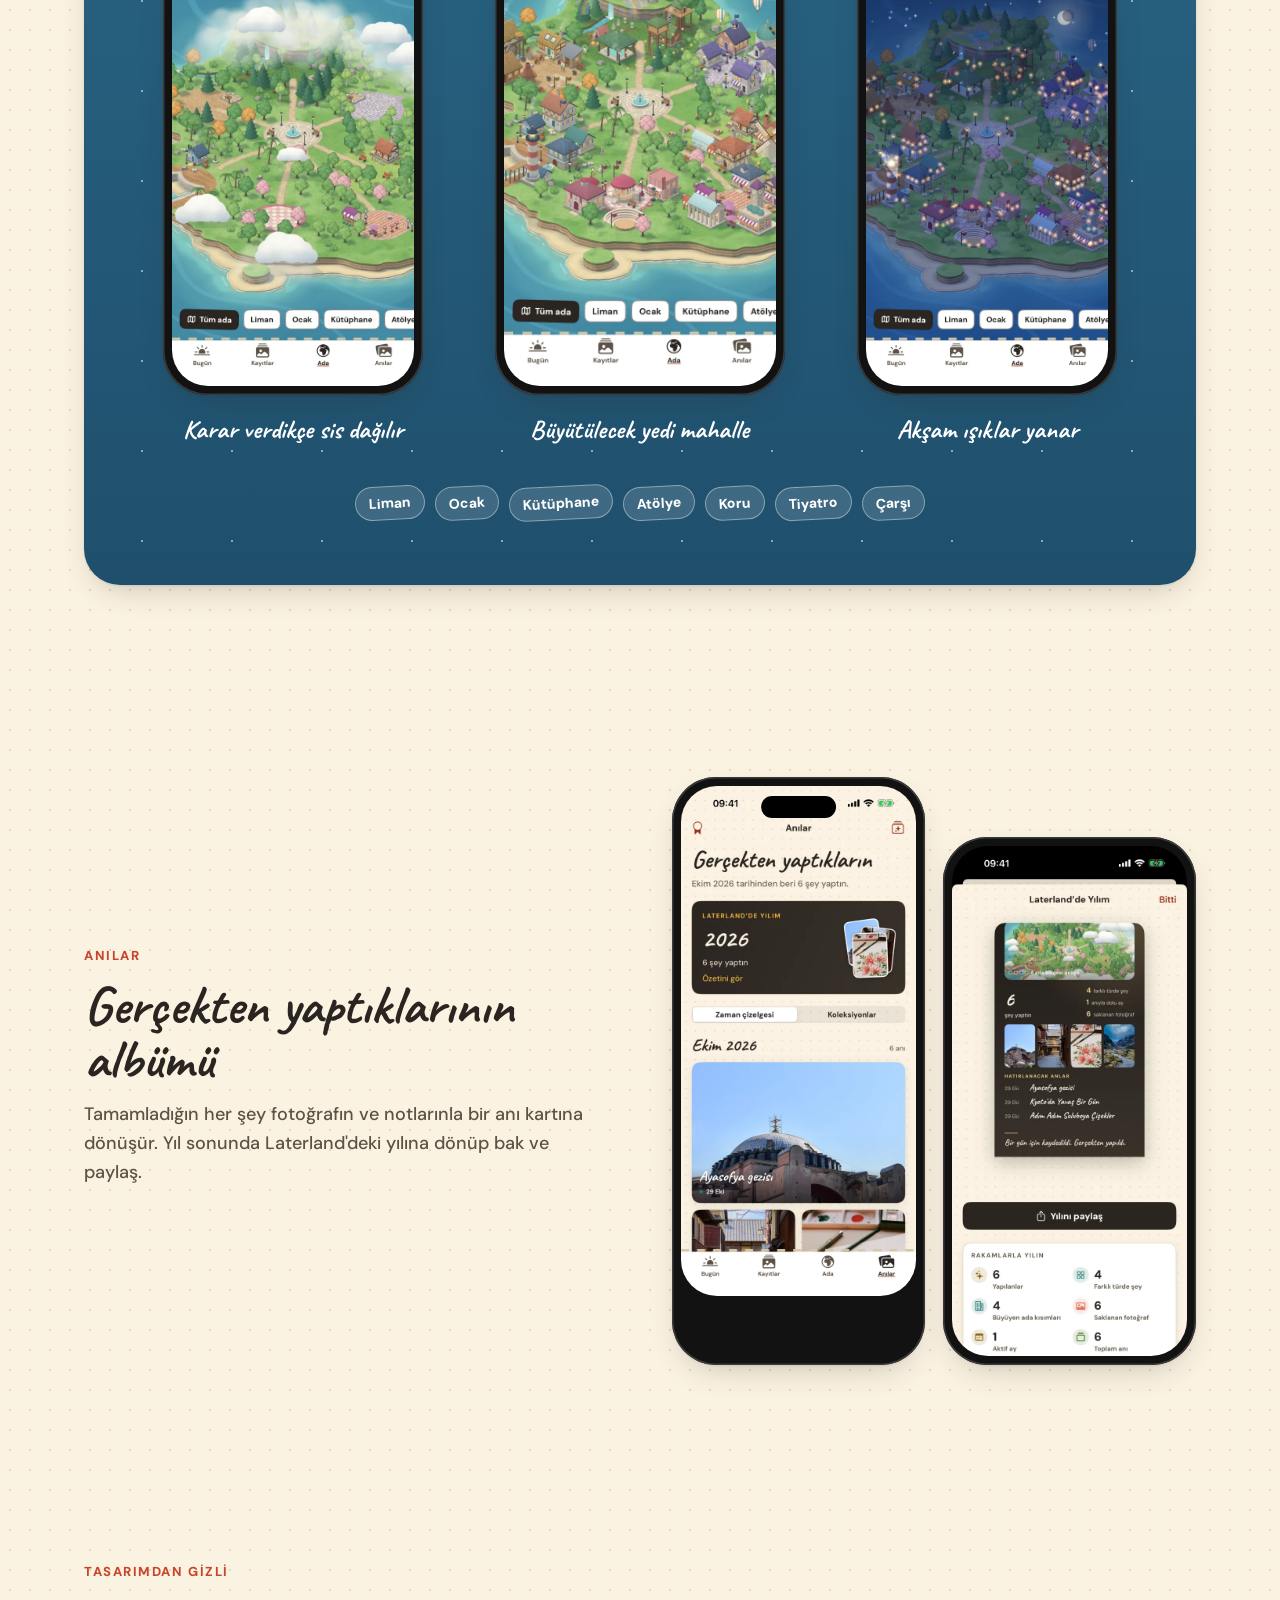
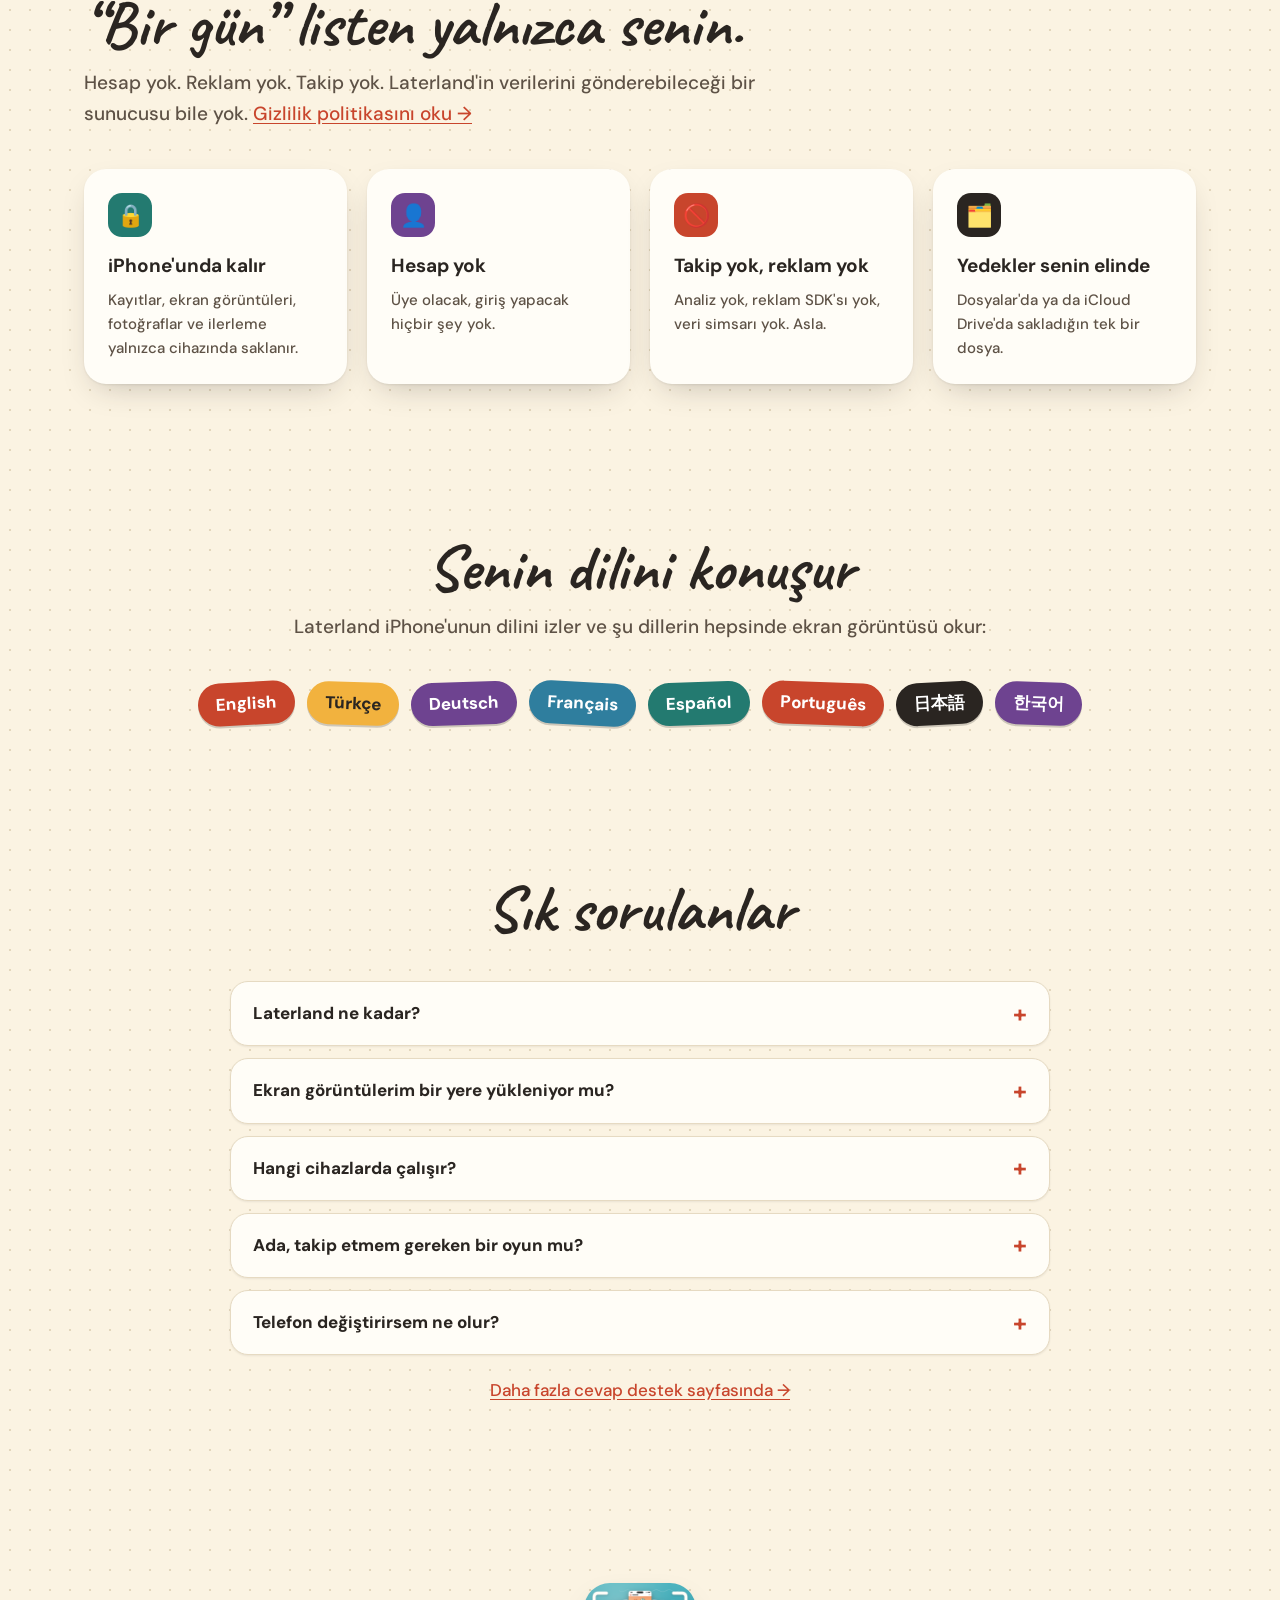
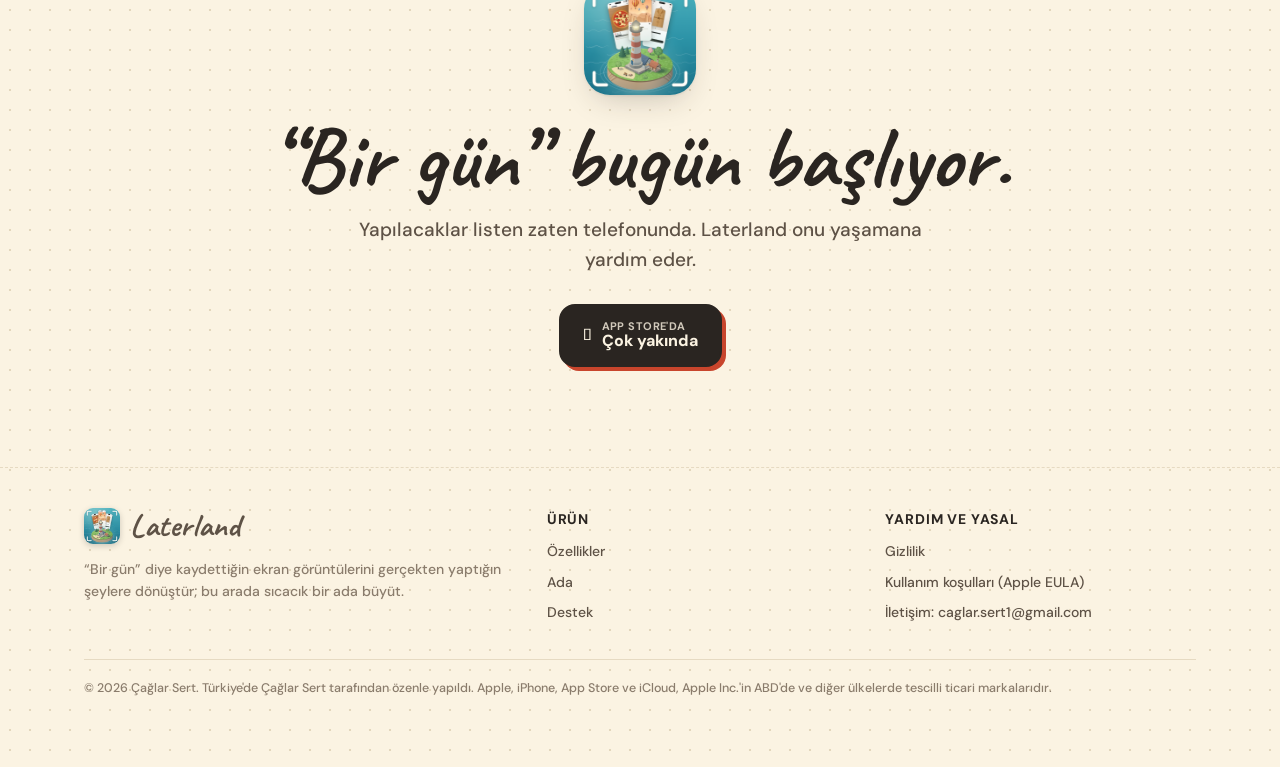
<file: tr/index.html>
<!doctype html>
<html lang="tr" data-page="home">
<head>
<meta charset="utf-8">
<meta name="viewport" content="width=device-width, initial-scale=1, viewport-fit=cover">
<title>Laterland: iPhone için Ekran Görüntüsü Düzenleyici ve Yapılacaklar</title>
<meta name="description" content="Laterland, “bir gün” diye kaydettiğin ekran görüntülerini gerçekten yaptığın şeylere dönüştürür: cihaz üzerinde içe aktarma, her gün bir fikir, planlar ve hatırlatıcılar, büyüyen sıcacık bir ada. Hesap yok, reklam yok.">
<link rel="canonical" href="https://cglrsert.github.io/laterland/tr/">
<link rel="alternate" hreflang="tr" href="https://cglrsert.github.io/laterland/tr/">
<link rel="alternate" hreflang="en" href="https://cglrsert.github.io/laterland/">
<link rel="alternate" hreflang="x-default" href="https://cglrsert.github.io/laterland/">
<meta name="theme-color" content="#FBF3E2" media="(prefers-color-scheme: light)">
<meta name="theme-color" content="#1E1A16" media="(prefers-color-scheme: dark)">
<meta property="og:type" content="website">
<meta property="og:title" content="Laterland: iPhone için Ekran Görüntüsü Düzenleyici ve Yapılacaklar">
<meta property="og:description" content="Laterland, “bir gün” diye kaydettiğin ekran görüntülerini gerçekten yaptığın şeylere dönüştürür: cihaz üzerinde içe aktarma, her gün bir fikir, planlar ve hatırlatıcılar, büyüyen sıcacık bir ada. Hesap yok, reklam yok.">
<meta property="og:url" content="https://cglrsert.github.io/laterland/tr/">
<meta property="og:image" content="https://cglrsert.github.io/laterland/assets/video/promo-tr.jpg">
<meta property="og:locale" content="tr_TR">
<meta name="twitter:card" content="summary_large_image">
<link rel="icon" type="image/png" href="../assets/img/favicon.png">
<link rel="apple-touch-icon" href="../assets/img/apple-touch-icon.png">
<link rel="preload" href="../assets/fonts/Caveat-Bold.ttf" as="font" type="font/ttf" crossorigin>
<link rel="stylesheet" href="../assets/css/site.css">
<script>document.documentElement.classList.add("js")</script>
</head>
<body>
<a class="skip" href="#main">İçeriğe geç</a>
<header class="site-header">
  <div class="wrap">
    <a class="brand" href="../tr/"><img src="../assets/img/icon.webp" alt="" width="36" height="36"><span>Laterland</span></a>
    <button class="menu-toggle" aria-expanded="false" aria-controls="nav">Menü</button>
    <nav class="nav" id="nav" aria-label="Main">
      <a href="#features">Özellikler</a>
      <a href="#island">Ada</a>
      <a href="../tr/support/">Destek</a>
      <a href="../tr/privacy/">Gizlilik</a>
      <span class="lang" role="group" aria-label="Language">
        <a href="../" hreflang="en" lang="en" aria-current="false">EN</a>
        <a href="../tr/" hreflang="tr" lang="tr" aria-current="true">TR</a>
      </span>
    </nav>
  </div>
</header>
<main id="main">

<section class="hero">
  <div class="wrap">
    <div>
      <span class="eyebrow">2.000 ekran görüntüsü olan herkes için</span>
      <h1>Ekran görüntülerin,<br><em>sonunda yapıldı.</em></h1>
      <svg class="squiggle" viewBox="0 0 150 12" fill="none" stroke="var(--tomato)" stroke-width="3.6" stroke-linecap="round" aria-hidden="true"><path d="M3 8c30-6 60-6 90-2s40 2 54-3"/></svg>
      <p class="lede">Laterland “bir gün” diye kaydettiğin ekran görüntülerini okur, amacına göre ayırır ve her gün bir fikir sunar. Yap, adan büyüsün.</p>
      <div class="ctas">
        <span class="btn btn-primary" role="note"><span aria-hidden="true">&#63743;</span><span class="stack"><small>App Store'da</small>Çok yakında</span></span>
        <a class="btn btn-ghost" href="#how">Nasıl çalıştığını gör</a>
      </div>
      <div class="meta"><span>Hesap yok</span><span>Reklam yok</span><span>Abonelik yok</span><span>iPhone'unda kalır</span></div>
    </div>
    <div class="hero-visual">
      <figure class="polaroid p1"><span class="tape t-teal"></span><img src="../assets/img/tr/island-big.webp" alt="" style="object-position:50% 45%"><figcaption>adam</figcaption></figure>
      <div class="phone"><video src="../assets/video/promo-tr.mp4" poster="../assets/video/promo-tr.jpg" autoplay muted loop playsinline preload="metadata" aria-label="Laterland tanıtım videosu"></video></div>
      <figure class="polaroid p2"><span class="tape t-pink"></span><img src="../assets/img/tr/completion-m-photo.webp" alt="" style="object-position:50% 18%"><figcaption>Yaptım!</figcaption></figure>
      <span class="sticker s-teal h-s1">Gidilecek</span>
      <span class="sticker s-tomato h-s2">Yemek</span>
    </div>
  </div>
</section>

<section class="strip">
  <div class="wrap"><div class="card reveal"><div class="big"><b>2.000</b> ekran görüntüsü.<br><b>0</b> yapılan.</div><p>Tarifler, mekânlar, kıyafetler, yazılar, antrenmanlar. Hepimiz “sonra” diye kaydediyoruz. O “sonra” hiç gelmiyor ve galeride kayboluyorlar. Laterland onlara ikinci bir hayat veriyor: gerçekten yaptığın şeyler olarak.</p></div></div>
</section>

<section class="section" id="how">
  <div class="wrap">
    <div class="section-head reveal"><span class="eyebrow">Nasıl çalışır</span><h2>Üç adım. Form yok.</h2><p>Sıkıcı kısmı Laterland yapar, sen güzel kısma geçersin.</p></div>
    <div class="steps"><article class="step reveal"><h3>İçeri aktar</h3><p>Yüzlerce ekran görüntüsünü tek seferde seç ya da her uygulamadan bir bağlantı paylaş. Laterland her birini iPhone'unda okur.</p><div class="phone"><img src="../assets/img/tr/review.webp" alt="İçe aktarılmış, ayrılmış ve kaydedilmeye hazır ekran görüntüleri" loading="lazy" decoding="async" width="600" height="1304"></div></article>
<article class="step reveal"><h3>Her gün bir fikir</h3><p>Bugün ekranı kendi yığınından bir fikir çeker. Bir güne planla ya da kaydır, yenisi gelsin.</p><div class="phone"><img src="../assets/img/tr/today-1.webp" alt="Bugün ekranında kaydedilmiş bir fikir" loading="lazy" decoding="async" width="600" height="1304"></div></article>
<article class="step reveal"><h3>Yap, büyüsün</h3><p>“Yaptım”a dokun. Kanıt gerekmez. Adandaki bir bina bir kat yükselir.</p><div class="phone"><img src="../assets/img/tr/reward-m1.webp" alt="Ödül ekranı: Liman binan bir kat yükseldi" loading="lazy" decoding="async" width="600" height="1304"></div></article></div>
  </div>
</section>

<section class="section" id="features">
  <div class="wrap">
    <div class="feature reveal">
      <div class="feature-media"><div class="phone"><img src="../assets/img/tr/review-item.webp" alt="Senin yerine okur" loading="lazy" decoding="async" width="600" height="1304"></div><div class="phone"><img src="../assets/img/tr/review.webp" alt="" loading="lazy" decoding="async" width="600" height="1304"></div></div>
      <div><span class="eyebrow">Akıllı içe aktarma</span><h3>Senin yerine okur</h3><p>Laterland, Apple'ın cihaz üzerinde çalışan metin tanımasıyla her ekran görüntüsünü anlar: ne olduğunu, nerede olduğunu ve ne kadar süreceğini.</p><ul><li>Başlığı, mekânı, bağlantıyı ve süreyi bulur</li><li>Ne için kaydettiğini önerir, emin olamazsa sana sorar</li><li>Kopyaları fark eder, asla senden habersiz bir şey silmez</li><li>8 dilde, tamamen çevrimdışı çalışır</li></ul></div>
    </div>
    <div class="feature flip reveal">
      <div class="feature-media"><div class="phone"><img src="../assets/img/tr/filter.webp" alt="Her kaydın bir amacı var" loading="lazy" decoding="async" width="600" height="1304"></div><div class="phone"><img src="../assets/img/tr/search.webp" alt="" loading="lazy" decoding="async" width="600" height="1304"></div></div>
      <div><span class="eyebrow">Amaçlar ve arama</span><h3>Her kaydın bir amacı var</h3><p>Gidilecek, yemek, okunacak, yapılacak. Aradığın ekran görüntüsünü saniyeler içinde bul: ara ya da amaca, geldiği uygulamaya ve tarihe göre filtrele.</p><div class="chips"><span class="sticker s-teal">Gidilecek</span><span class="sticker s-tomato">Yemek</span><span class="sticker s-mustard">Okunacak</span><span class="sticker s-plum">Yapılacak</span><span class="sticker s-sky">İzlenecek</span><span class="sticker s-ink">Alınacak</span><span class="sticker s-teal">Spor</span></div></div>
    </div>
    <div class="feature reveal">
      <div class="feature-media"><div class="phone"><img src="../assets/img/tr/plan.webp" alt="Bir gün seç. Yap gitsin." loading="lazy" decoding="async" width="600" height="1304"></div><div class="phone"><img src="../assets/img/tr/completion-m-photo.webp" alt="" loading="lazy" decoding="async" width="600" height="1304"></div></div>
      <div><span class="eyebrow">Planla ve yap</span><h3>Bir gün seç. Yap gitsin.</h3><p>Bir kaydı tek dokunuşla plana çevir. Hatırlatıcı ekle ya da takvimine koy. Yaptığında anı bir fotoğraf ve notla sakla.</p><ul><li>Bugün, yarın, bu hafta sonu ya da istediğin bir tarih</li><li>Kontrolü sende olan nazik hatırlatıcılar</li><li>Seri yok, suçluluk yok, geri sayım yok</li></ul></div>
    </div>
  </div>
</section>

<section class="section" id="island">
  <div class="wrap">
    <div class="island reveal">
      <div class="stars" aria-hidden="true"></div>
      <div class="section-head center"><span class="eyebrow">Ada</span><h2>Adan seninle büyür</h2><p>Yaptığın her gerçek şey bir binayı yükseltir. Kararların sisi dağıtır. Akşam olunca ışıklar yanar. Liman'dan Tiyatro'ya yedi mahalle adım adım simge yapılara dönüşür.</p></div>
      <div class="island-grid"><figure><div class="phone"><img src="../assets/img/tr/island-fog.webp" alt="Karar verdikçe sis dağılır" loading="lazy" decoding="async" width="600" height="1304"></div><figcaption>Karar verdikçe sis dağılır</figcaption></figure>
<figure><div class="phone"><img src="../assets/img/tr/island-big.webp" alt="Büyütülecek yedi mahalle" loading="lazy" decoding="async" width="600" height="1304"></div><figcaption>Büyütülecek yedi mahalle</figcaption></figure>
<figure><div class="phone"><img src="../assets/img/tr/island-night.webp" alt="Akşam ışıklar yanar" loading="lazy" decoding="async" width="600" height="1304"></div><figcaption>Akşam ışıklar yanar</figcaption></figure></div>
      <div class="districts"><span class="sticker">Liman</span><span class="sticker">Ocak</span><span class="sticker">Kütüphane</span><span class="sticker">Atölye</span><span class="sticker">Koru</span><span class="sticker">Tiyatro</span><span class="sticker">Çarşı</span></div>
    </div>
  </div>
</section>

<section class="section">
  <div class="wrap">
    <div class="feature flip reveal">
      <div class="feature-media"><div class="phone"><img src="../assets/img/tr/memories.webp" alt="Gerçekten yaptıklarının albümü" loading="lazy" decoding="async" width="600" height="1304"></div><div class="phone"><img src="../assets/img/tr/recap.webp" alt="" loading="lazy" decoding="async" width="600" height="1304"></div></div>
      <div><span class="eyebrow">Anılar</span><h3>Gerçekten yaptıklarının albümü</h3><p>Tamamladığın her şey fotoğrafın ve notlarınla bir anı kartına dönüşür. Yıl sonunda Laterland'deki yılına dönüp bak ve paylaş.</p></div>
    </div>
  </div>
</section>

<section class="section" id="privacy">
  <div class="wrap">
    <div class="section-head reveal"><span class="eyebrow">Tasarımdan gizli</span><h2>“Bir gün” listen yalnızca senin.</h2><p>Hesap yok. Reklam yok. Takip yok. Laterland'in verilerini gönderebileceği bir sunucusu bile yok. <a href="../tr/privacy/">Gizlilik politikasını oku →</a></p></div>
    <div class="privacy-band"><div class="p-card reveal"><div class="ico s-teal" aria-hidden="true">🔒</div><h3>iPhone'unda kalır</h3><p>Kayıtlar, ekran görüntüleri, fotoğraflar ve ilerleme yalnızca cihazında saklanır.</p></div>
<div class="p-card reveal"><div class="ico s-plum" aria-hidden="true">👤</div><h3>Hesap yok</h3><p>Üye olacak, giriş yapacak hiçbir şey yok.</p></div>
<div class="p-card reveal"><div class="ico s-tomato" aria-hidden="true">🚫</div><h3>Takip yok, reklam yok</h3><p>Analiz yok, reklam SDK'sı yok, veri simsarı yok. Asla.</p></div>
<div class="p-card reveal"><div class="ico s-ink" aria-hidden="true">🗂️</div><h3>Yedekler senin elinde</h3><p>Dosyalar'da ya da iCloud Drive'da sakladığın tek bir dosya.</p></div></div>
  </div>
</section>

<section class="section">
  <div class="wrap center reveal" style="text-align:center">
    <div class="section-head center"><h2>Senin dilini konuşur</h2><p>Laterland iPhone'unun dilini izler ve şu dillerin hepsinde ekran görüntüsü okur:</p></div>
    <div class="langs"><span class="sticker s-tomato" lang="en" style="--r:-3deg">English</span><span class="sticker s-mustard" lang="tr" style="--r:2deg">Türkçe</span><span class="sticker s-plum" lang="de" style="--r:-2deg">Deutsch</span><span class="sticker s-sky" lang="fr" style="--r:3deg">Français</span><span class="sticker s-teal" lang="es" style="--r:-2deg">Español</span><span class="sticker s-tomato" lang="pt" style="--r:2deg">Português</span><span class="sticker s-ink" lang="ja" style="--r:-3deg">日本語</span><span class="sticker s-plum" lang="ko" style="--r:2deg">한국어</span></div>
  </div>
</section>

<section class="section" id="faq">
  <div class="wrap">
    <div class="section-head center reveal" style="text-align:center"><h2>Sık sorulanlar</h2></div>
    <div class="faq"><details><summary>Laterland ne kadar?</summary><div class="a"><p>Laterland App Store'da tek seferlik satın alınır. Abonelik, reklam ve uygulama içi satın alma yok. Tüm özellikler dahil.</p></div></details>
<details><summary>Ekran görüntülerim bir yere yükleniyor mu?</summary><div class="a"><p>Hayır. Ekran görüntüleri Apple'ın cihaz üzerinde çalışan metin tanımasıyla iPhone'unda okunur. Laterland'in sunucusu da hesabı da yok.</p></div></details>
<details><summary>Hangi cihazlarda çalışır?</summary><div class="a"><p>iOS 18 veya üzeri yüklü iPhone'larda.</p></div></details>
<details><summary>Ada, takip etmem gereken bir oyun mu?</summary><div class="a"><p>Hayır. Seri, sayaç ya da kaybedilecek bir şey yok. Ada sadece sen bir şey yaptıkça, kendi hızında büyür.</p></div></details>
<details><summary>Telefon değiştirirsem ne olur?</summary><div class="a"><p>Ayarlar'dan bir yedek al, iCloud Drive'da ya da Dosyalar'da sakla ve yeni iPhone'unda geri yükle.</p></div></details><p style="text-align:center;margin-top:22px"><a href="../tr/support/">Daha fazla cevap destek sayfasında →</a></p></div>
  </div>
</section>

<section class="cta-final" id="download">
  <div class="wrap reveal">
    <img class="icon" src="../assets/img/icon-512.png" alt="Laterland" width="112" height="112">
    <h2>“Bir gün” bugün başlıyor.</h2>
    <p>Yapılacaklar listen zaten telefonunda. Laterland onu yaşamana yardım eder.</p>
    <span class="btn btn-primary" role="note"><span aria-hidden="true">&#63743;</span><span class="stack"><small>App Store'da</small>Çok yakında</span></span>
  </div>
</section>

</main>
<footer class="site-footer">
  <div class="wrap">
    <div>
      <a class="brand" href="../tr/"><img src="../assets/img/icon.webp" alt="" width="36" height="36"><span>Laterland</span></a>
      <p>“Bir gün” diye kaydettiğin ekran görüntülerini gerçekten yaptığın şeylere dönüştür; bu arada sıcacık bir ada büyüt.</p>
    </div>
    <div>
      <h4>Ürün</h4>
      <ul>
        <li><a href="#features">Özellikler</a></li>
        <li><a href="#island">Ada</a></li>
        <li><a href="../tr/support/">Destek</a></li>
      </ul>
    </div>
    <div>
      <h4>Yardım ve yasal</h4>
      <ul>
        <li><a href="../tr/privacy/">Gizlilik</a></li>
        <li><a href="https://www.apple.com/legal/internet-services/itunes/dev/stdeula/">Kullanım koşulları (Apple EULA)</a></li>
        <li><a href="mailto:caglar.sert1@gmail.com">İletişim: caglar.sert1@gmail.com</a></li>
      </ul>
    </div>
    <p class="fine">© 2026 Çağlar Sert. Türkiye'de Çağlar Sert tarafından özenle yapıldı. Apple, iPhone, App Store ve iCloud, Apple Inc.'in ABD'de ve diğer ülkelerde tescilli ticari markalarıdır.</p>
  </div>
</footer>
<script src="../assets/js/site.js" defer></script>
</body>
</html>
</file>
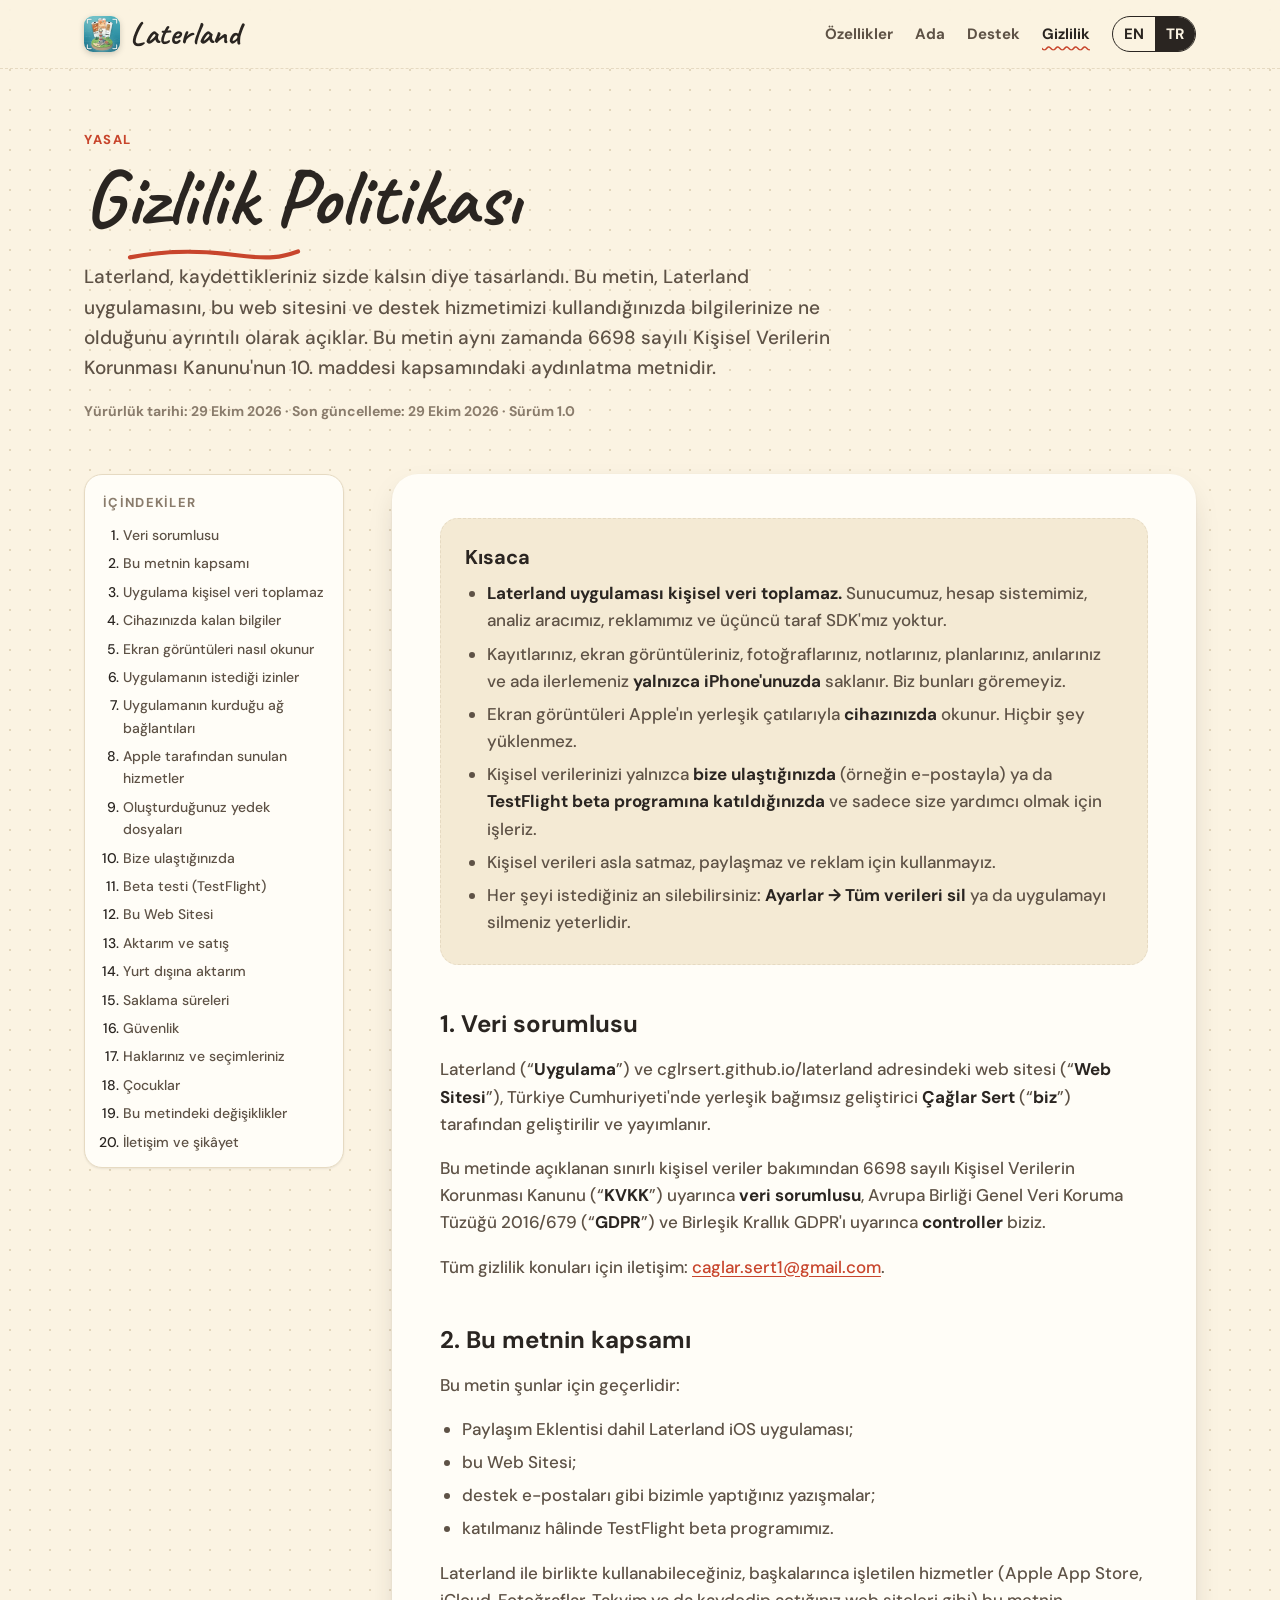
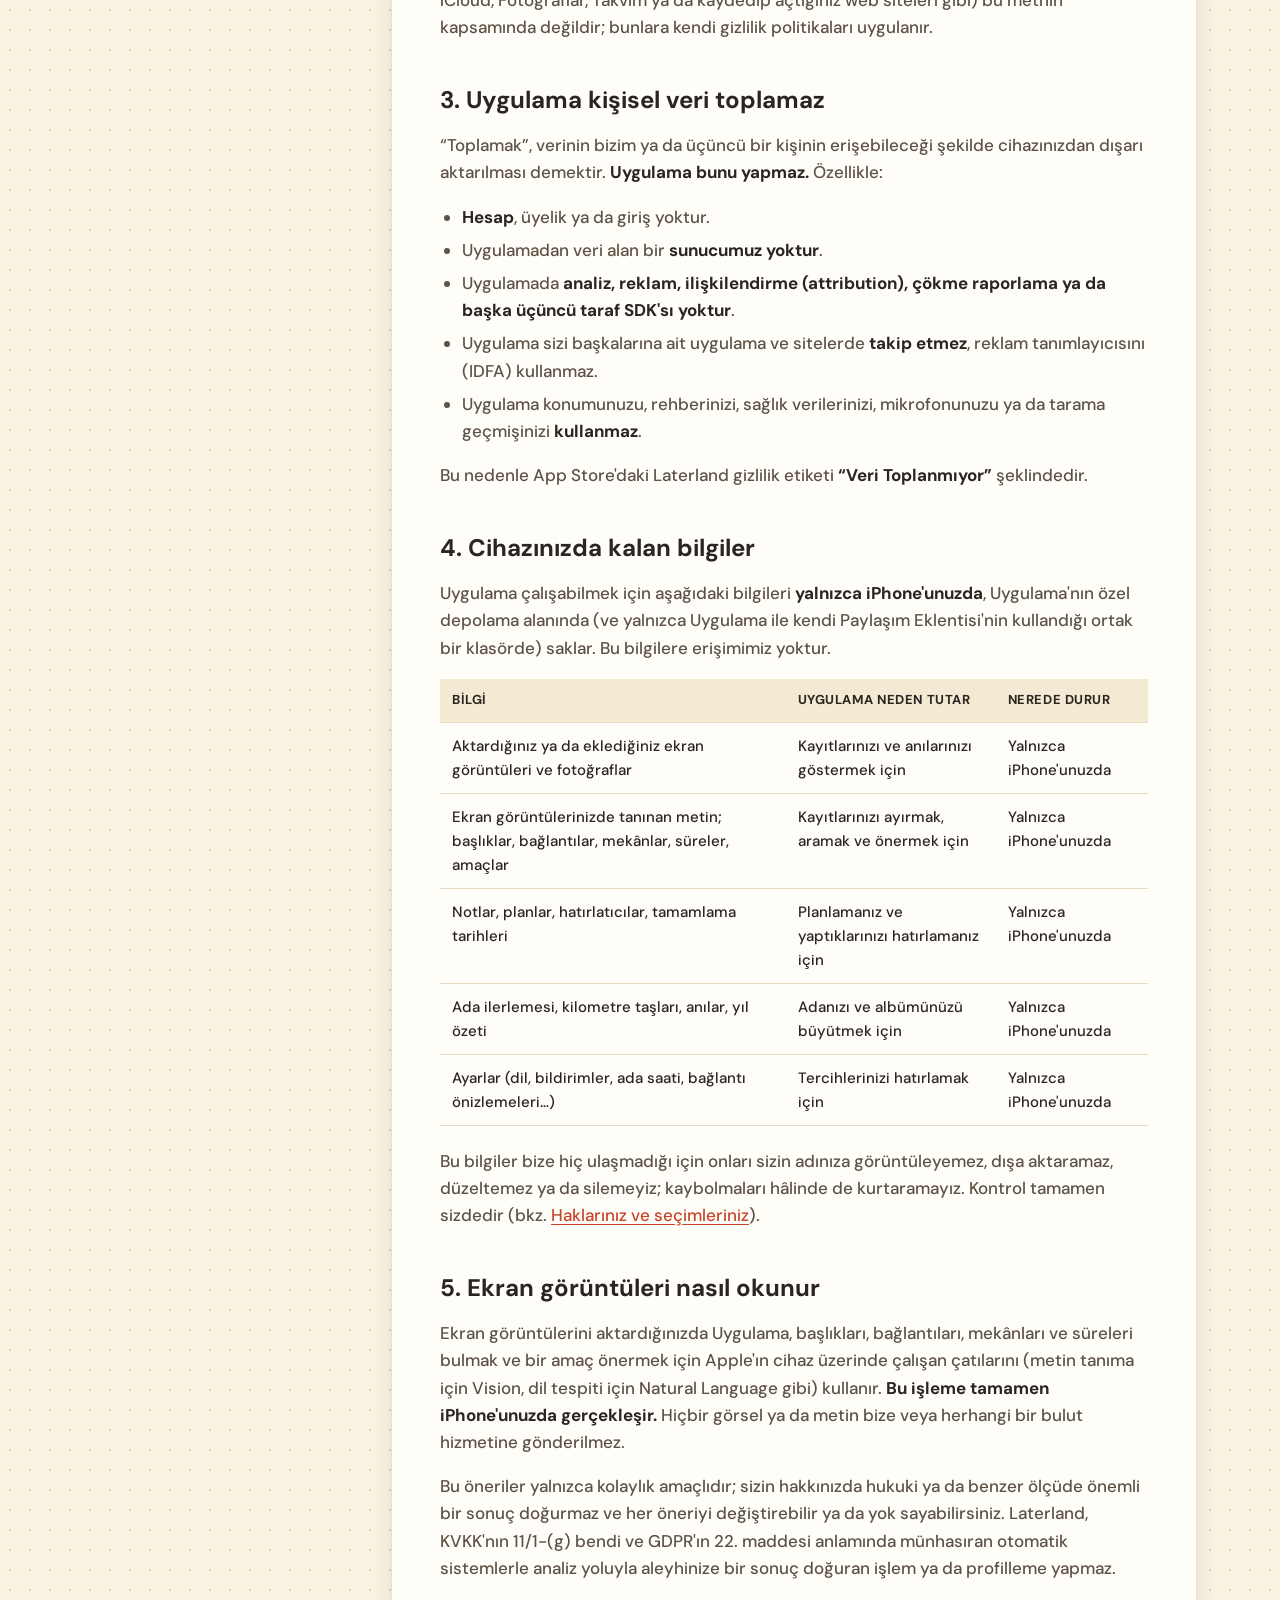
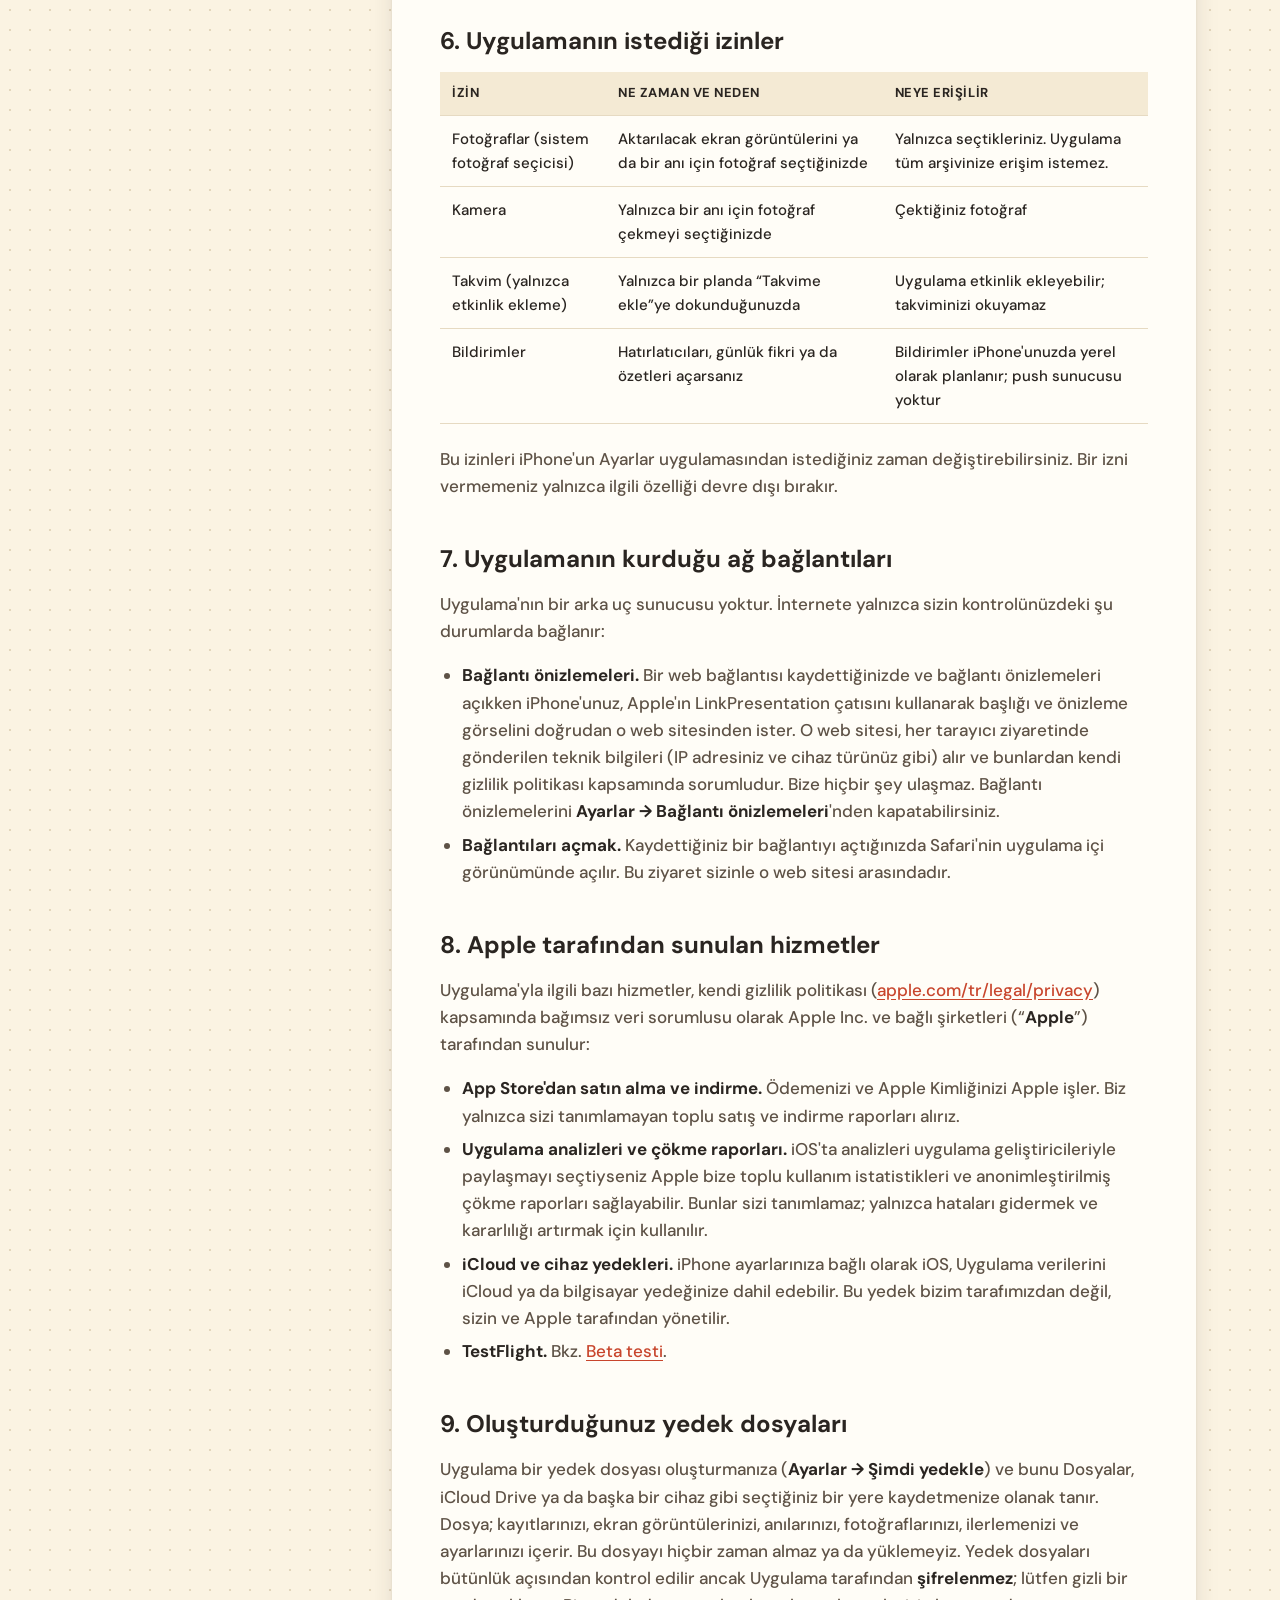
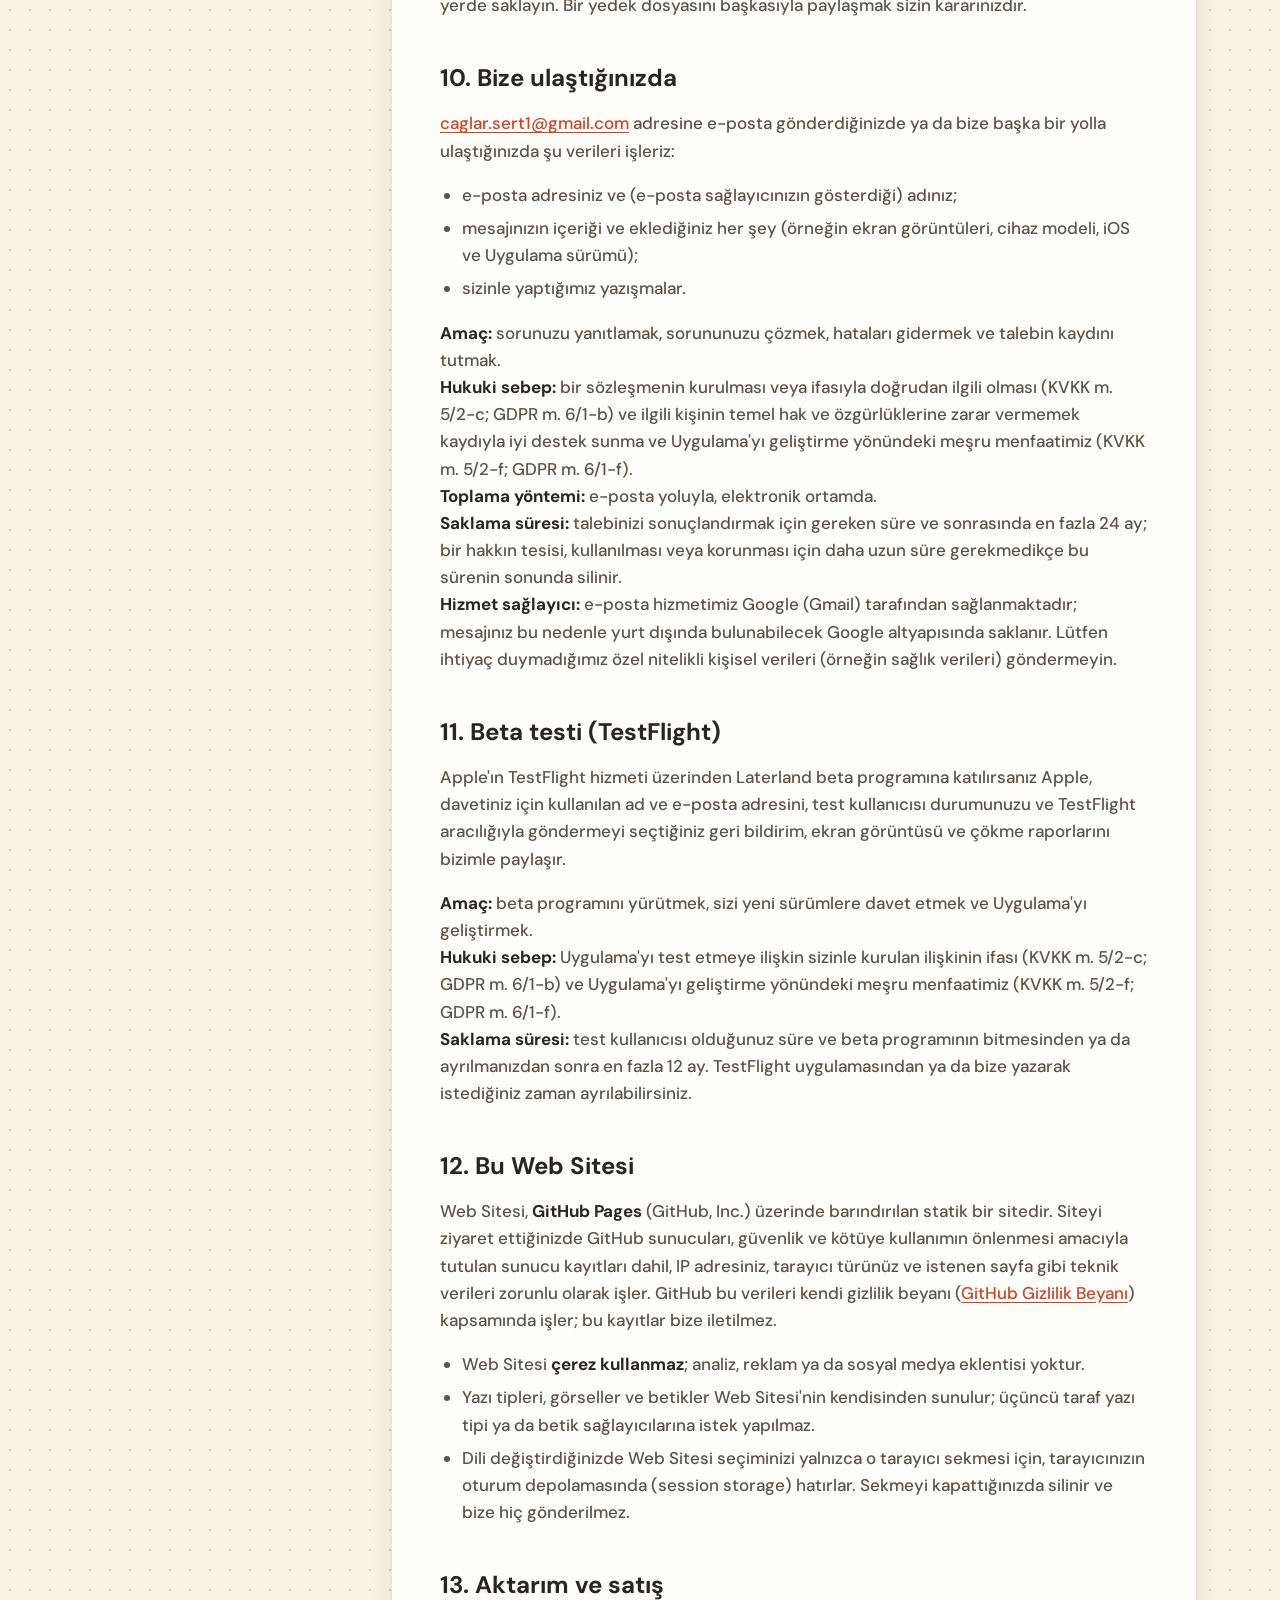
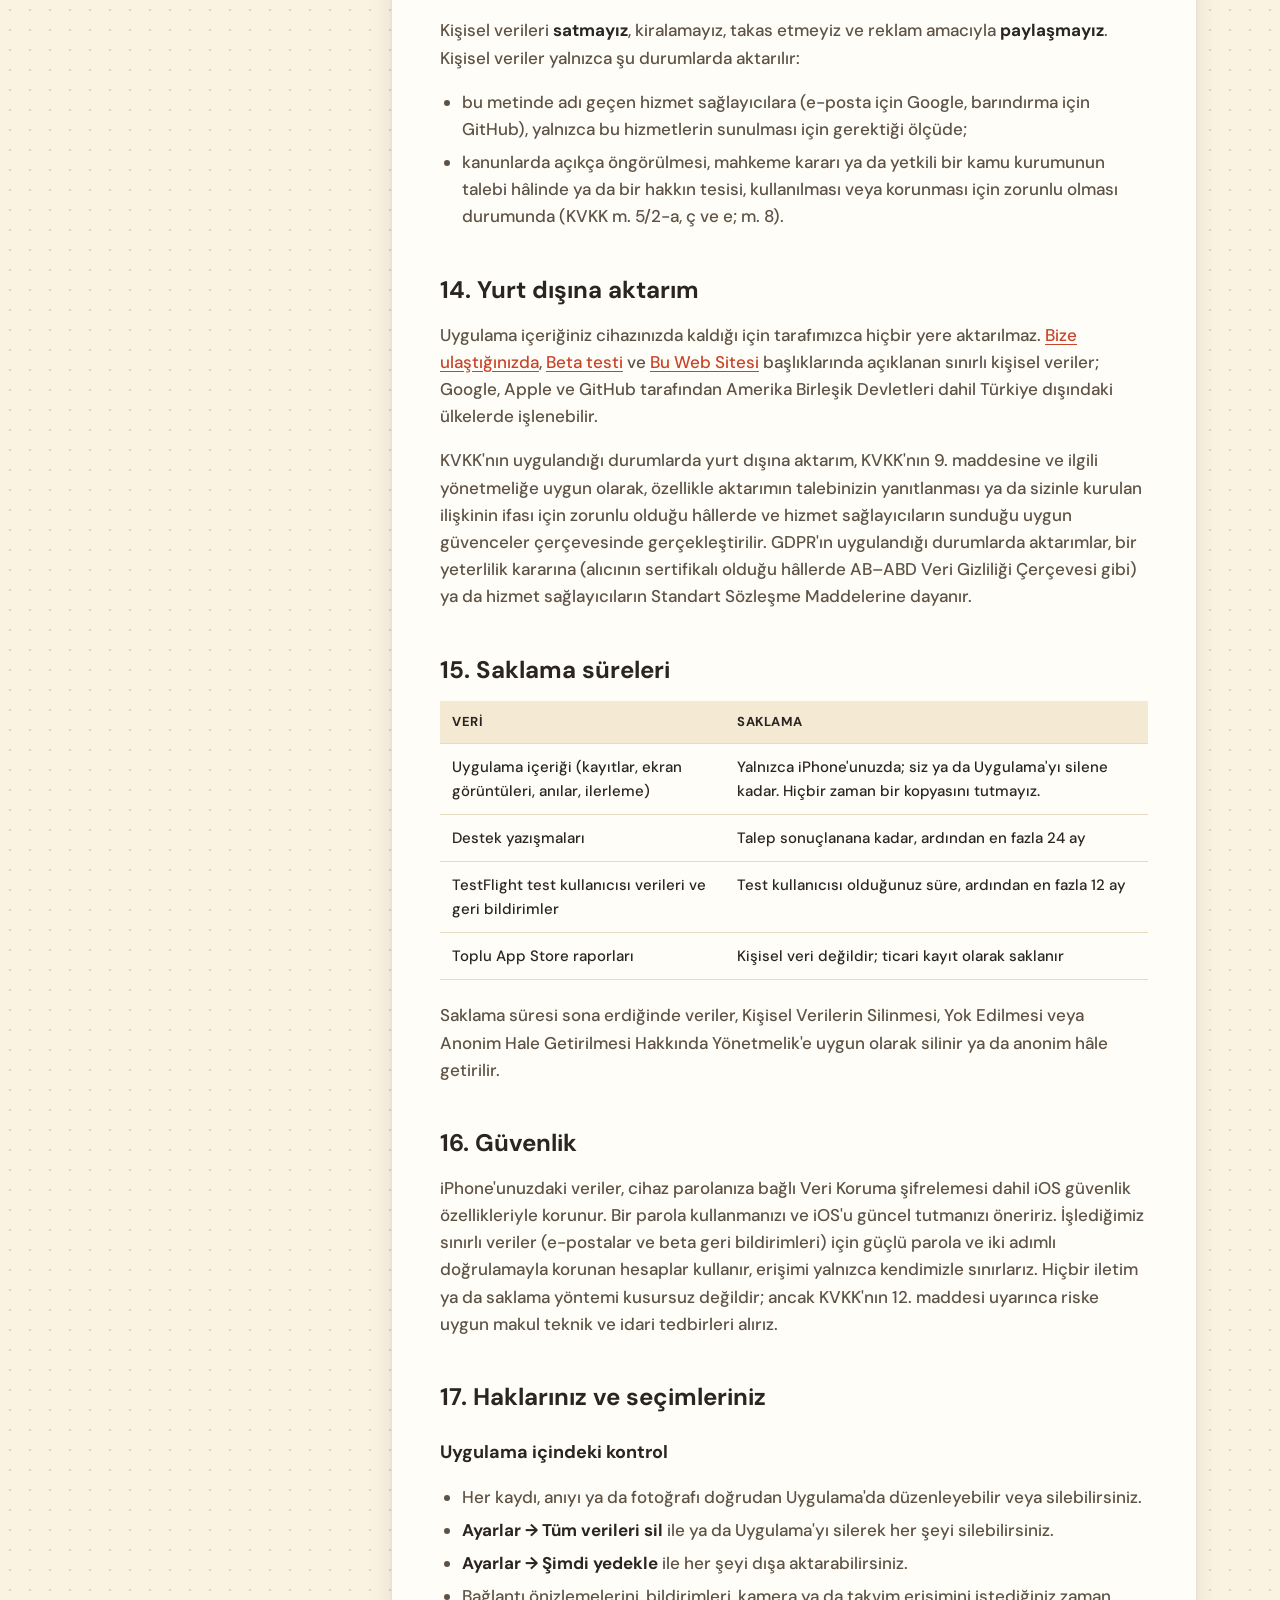
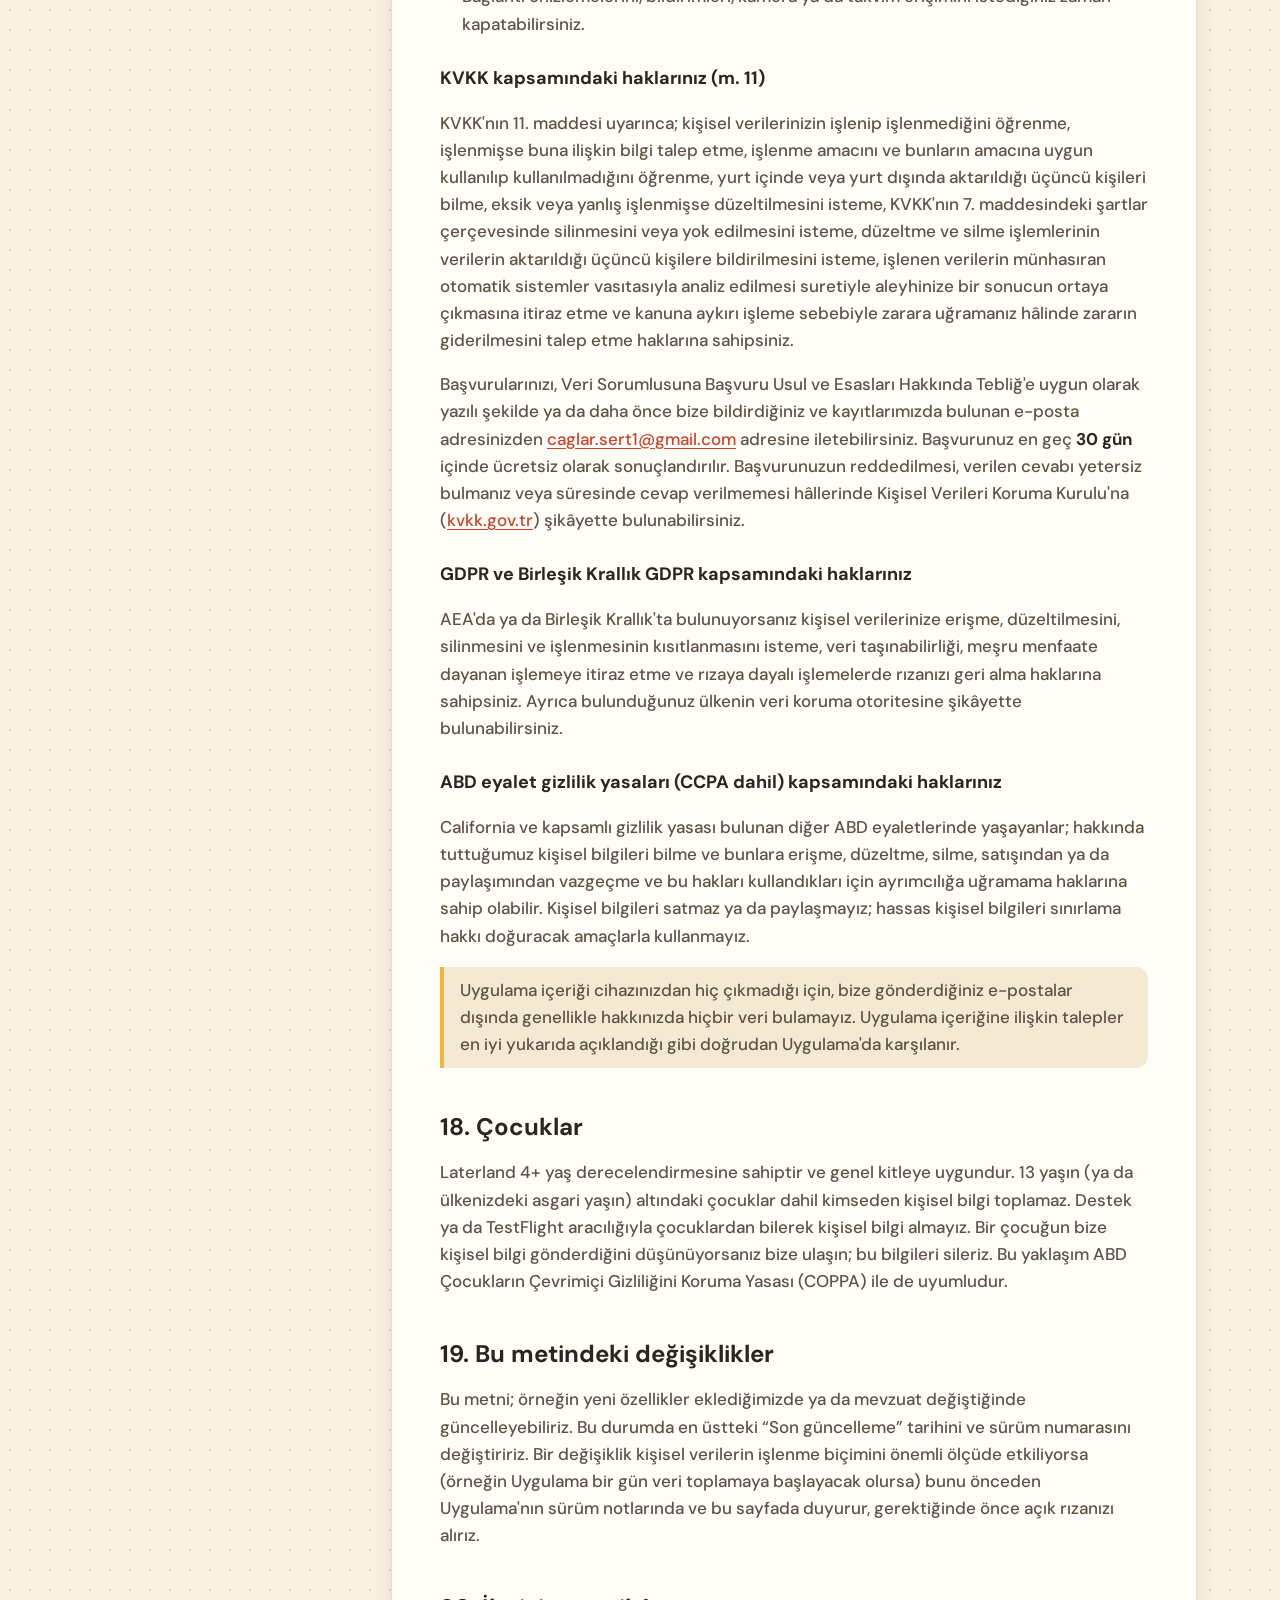
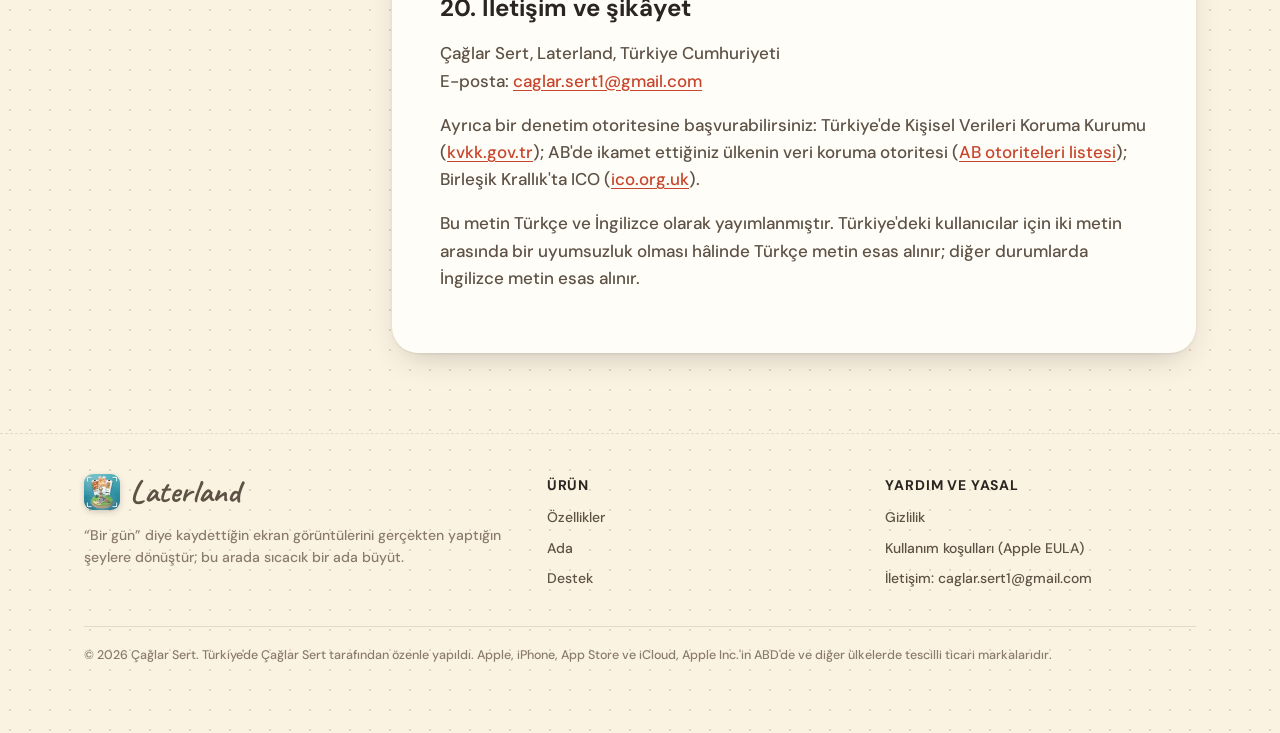
<file: tr/privacy/index.html>
<!doctype html>
<html lang="tr" data-page="privacy">
<head>
<meta charset="utf-8">
<meta name="viewport" content="width=device-width, initial-scale=1, viewport-fit=cover">
<title>Gizlilik Politikası ve KVKK Aydınlatma Metni · Laterland</title>
<meta name="description" content="Laterland gizlilik politikası ve KVKK aydınlatma metni: uygulama kişisel veri toplamaz, her şey iPhone'unuzda kalır. KVKK, GDPR, CCPA ve COPPA bilgileri.">
<link rel="canonical" href="https://cglrsert.github.io/laterland/tr/privacy/">
<link rel="alternate" hreflang="tr" href="https://cglrsert.github.io/laterland/tr/privacy/">
<link rel="alternate" hreflang="en" href="https://cglrsert.github.io/laterland/privacy/">
<link rel="alternate" hreflang="x-default" href="https://cglrsert.github.io/laterland/privacy/">
<meta name="theme-color" content="#FBF3E2" media="(prefers-color-scheme: light)">
<meta name="theme-color" content="#1E1A16" media="(prefers-color-scheme: dark)">
<meta property="og:type" content="website">
<meta property="og:title" content="Gizlilik Politikası ve KVKK Aydınlatma Metni · Laterland">
<meta property="og:description" content="Laterland gizlilik politikası ve KVKK aydınlatma metni: uygulama kişisel veri toplamaz, her şey iPhone'unuzda kalır. KVKK, GDPR, CCPA ve COPPA bilgileri.">
<meta property="og:url" content="https://cglrsert.github.io/laterland/tr/privacy/">
<meta property="og:image" content="https://cglrsert.github.io/laterland/assets/video/promo-tr.jpg">
<meta property="og:locale" content="tr_TR">
<meta name="twitter:card" content="summary_large_image">
<link rel="icon" type="image/png" href="../../assets/img/favicon.png">
<link rel="apple-touch-icon" href="../../assets/img/apple-touch-icon.png">
<link rel="preload" href="../../assets/fonts/Caveat-Bold.ttf" as="font" type="font/ttf" crossorigin>
<link rel="stylesheet" href="../../assets/css/site.css">
<script>document.documentElement.classList.add("js")</script>
</head>
<body>
<a class="skip" href="#main">İçeriğe geç</a>
<header class="site-header">
  <div class="wrap">
    <a class="brand" href="../../tr/"><img src="../../assets/img/icon.webp" alt="" width="36" height="36"><span>Laterland</span></a>
    <button class="menu-toggle" aria-expanded="false" aria-controls="nav">Menü</button>
    <nav class="nav" id="nav" aria-label="Main">
      <a href="../../tr/#features">Özellikler</a>
      <a href="../../tr/#island">Ada</a>
      <a href="../../tr/support/">Destek</a>
      <a href="../../tr/privacy/" aria-current="page">Gizlilik</a>
      <span class="lang" role="group" aria-label="Language">
        <a href="../../privacy/" hreflang="en" lang="en" aria-current="false">EN</a>
        <a href="../../tr/privacy/" hreflang="tr" lang="tr" aria-current="true">TR</a>
      </span>
    </nav>
  </div>
</header>
<main id="main">

<section class="doc-hero"><div class="wrap"><span class="eyebrow">Yasal</span><h1>Gizlilik Politikası</h1><svg class="squiggle" viewBox="0 0 150 12" fill="none" stroke="var(--tomato)" stroke-width="3.6" stroke-linecap="round" aria-hidden="true"><path d="M3 8c30-6 60-6 90-2s40 2 54-3"/></svg><p>Laterland, kaydettikleriniz sizde kalsın diye tasarlandı. Bu metin, Laterland uygulamasını, bu web sitesini ve destek hizmetimizi kullandığınızda bilgilerinize ne olduğunu ayrıntılı olarak açıklar. Bu metin aynı zamanda 6698 sayılı Kişisel Verilerin Korunması Kanunu'nun 10. maddesi kapsamındaki aydınlatma metnidir.</p>
<p class="dates">Yürürlük tarihi: 29 Ekim 2026 · Son güncelleme: 29 Ekim 2026 · Sürüm 1.0</p></div></section>
<div class="wrap"><div class="doc">
  <nav class="toc" aria-label="İçindekiler"><h2>İçindekiler</h2><ol><li><a href="#who">Veri sorumlusu</a></li><li><a href="#scope">Bu metnin kapsamı</a></li><li><a href="#no-collection">Uygulama kişisel veri toplamaz</a></li><li><a href="#on-device">Cihazınızda kalan bilgiler</a></li><li><a href="#processing">Ekran görüntüleri nasıl okunur</a></li><li><a href="#permissions">Uygulamanın istediği izinler</a></li><li><a href="#network">Uygulamanın kurduğu ağ bağlantıları</a></li><li><a href="#apple">Apple tarafından sunulan hizmetler</a></li><li><a href="#backups">Oluşturduğunuz yedek dosyaları</a></li><li><a href="#support">Bize ulaştığınızda</a></li><li><a href="#beta">Beta testi (TestFlight)</a></li><li><a href="#website">Bu Web Sitesi</a></li><li><a href="#sharing">Aktarım ve satış</a></li><li><a href="#transfers">Yurt dışına aktarım</a></li><li><a href="#retention">Saklama süreleri</a></li><li><a href="#security">Güvenlik</a></li><li><a href="#rights">Haklarınız ve seçimleriniz</a></li><li><a href="#children">Çocuklar</a></li><li><a href="#changes">Bu metindeki değişiklikler</a></li><li><a href="#contact">İletişim ve şikâyet</a></li></ol></nav>
  <article class="prose">
    <div class="summary"><h2>Kısaca</h2><ul><li><strong>Laterland uygulaması kişisel veri toplamaz.</strong> Sunucumuz, hesap sistemimiz, analiz aracımız, reklamımız ve üçüncü taraf SDK'mız yoktur.</li><li>Kayıtlarınız, ekran görüntüleriniz, fotoğraflarınız, notlarınız, planlarınız, anılarınız ve ada ilerlemeniz <strong>yalnızca iPhone'unuzda</strong> saklanır. Biz bunları göremeyiz.</li><li>Ekran görüntüleri Apple'ın yerleşik çatılarıyla <strong>cihazınızda</strong> okunur. Hiçbir şey yüklenmez.</li><li>Kişisel verilerinizi yalnızca <strong>bize ulaştığınızda</strong> (örneğin e-postayla) ya da <strong>TestFlight beta programına katıldığınızda</strong> ve sadece size yardımcı olmak için işleriz.</li><li>Kişisel verileri asla satmaz, paylaşmaz ve reklam için kullanmayız.</li><li>Her şeyi istediğiniz an silebilirsiniz: <strong>Ayarlar → Tüm verileri sil</strong> ya da uygulamayı silmeniz yeterlidir.</li></ul></div>
    <h2 id="who">1. Veri sorumlusu</h2>

<p>Laterland (“<strong>Uygulama</strong>”) ve cglrsert.github.io/laterland adresindeki web sitesi (“<strong>Web Sitesi</strong>”), Türkiye Cumhuriyeti'nde yerleşik bağımsız geliştirici <strong>Çağlar Sert</strong> (“<strong>biz</strong>”) tarafından geliştirilir ve yayımlanır.</p>
<p>Bu metinde açıklanan sınırlı kişisel veriler bakımından 6698 sayılı Kişisel Verilerin Korunması Kanunu (“<strong>KVKK</strong>”) uyarınca <strong>veri sorumlusu</strong>, Avrupa Birliği Genel Veri Koruma Tüzüğü 2016/679 (“<strong>GDPR</strong>”) ve Birleşik Krallık GDPR'ı uyarınca <strong>controller</strong> biziz.</p>
<p>Tüm gizlilik konuları için iletişim: <a href="mailto:caglar.sert1@gmail.com">caglar.sert1@gmail.com</a>.</p>

<h2 id="scope">2. Bu metnin kapsamı</h2>

<p>Bu metin şunlar için geçerlidir:</p>
<ul>
<li>Paylaşım Eklentisi dahil Laterland iOS uygulaması;</li>
<li>bu Web Sitesi;</li>
<li>destek e-postaları gibi bizimle yaptığınız yazışmalar;</li>
<li>katılmanız hâlinde TestFlight beta programımız.</li>
</ul>
<p>Laterland ile birlikte kullanabileceğiniz, başkalarınca işletilen hizmetler (Apple App Store, iCloud, Fotoğraflar, Takvim ya da kaydedip açtığınız web siteleri gibi) bu metnin kapsamında değildir; bunlara kendi gizlilik politikaları uygulanır.</p>

<h2 id="no-collection">3. Uygulama kişisel veri toplamaz</h2>

<p>“Toplamak”, verinin bizim ya da üçüncü bir kişinin erişebileceği şekilde cihazınızdan dışarı aktarılması demektir. <strong>Uygulama bunu yapmaz.</strong> Özellikle:</p>
<ul>
<li><strong>Hesap</strong>, üyelik ya da giriş yoktur.</li>
<li>Uygulamadan veri alan bir <strong>sunucumuz yoktur</strong>.</li>
<li>Uygulamada <strong>analiz, reklam, ilişkilendirme (attribution), çökme raporlama ya da başka üçüncü taraf SDK'sı yoktur</strong>.</li>
<li>Uygulama sizi başkalarına ait uygulama ve sitelerde <strong>takip etmez</strong>, reklam tanımlayıcısını (IDFA) kullanmaz.</li>
<li>Uygulama konumunuzu, rehberinizi, sağlık verilerinizi, mikrofonunuzu ya da tarama geçmişinizi <strong>kullanmaz</strong>.</li>
</ul>
<p>Bu nedenle App Store'daki Laterland gizlilik etiketi <strong>“Veri Toplanmıyor”</strong> şeklindedir.</p>

<h2 id="on-device">4. Cihazınızda kalan bilgiler</h2>

<p>Uygulama çalışabilmek için aşağıdaki bilgileri <strong>yalnızca iPhone'unuzda</strong>, Uygulama'nın özel depolama alanında (ve yalnızca Uygulama ile kendi Paylaşım Eklentisi'nin kullandığı ortak bir klasörde) saklar. Bu bilgilere erişimimiz yoktur.</p>
<table>
<thead><tr><th>Bilgi</th><th>Uygulama neden tutar</th><th>Nerede durur</th></tr></thead>
<tbody>
<tr><td>Aktardığınız ya da eklediğiniz ekran görüntüleri ve fotoğraflar</td><td>Kayıtlarınızı ve anılarınızı göstermek için</td><td>Yalnızca iPhone'unuzda</td></tr>
<tr><td>Ekran görüntülerinizde tanınan metin; başlıklar, bağlantılar, mekânlar, süreler, amaçlar</td><td>Kayıtlarınızı ayırmak, aramak ve önermek için</td><td>Yalnızca iPhone'unuzda</td></tr>
<tr><td>Notlar, planlar, hatırlatıcılar, tamamlama tarihleri</td><td>Planlamanız ve yaptıklarınızı hatırlamanız için</td><td>Yalnızca iPhone'unuzda</td></tr>
<tr><td>Ada ilerlemesi, kilometre taşları, anılar, yıl özeti</td><td>Adanızı ve albümünüzü büyütmek için</td><td>Yalnızca iPhone'unuzda</td></tr>
<tr><td>Ayarlar (dil, bildirimler, ada saati, bağlantı önizlemeleri…)</td><td>Tercihlerinizi hatırlamak için</td><td>Yalnızca iPhone'unuzda</td></tr>
</tbody>
</table>
<p>Bu bilgiler bize hiç ulaşmadığı için onları sizin adınıza görüntüleyemez, dışa aktaramaz, düzeltemez ya da silemeyiz; kaybolmaları hâlinde de kurtaramayız. Kontrol tamamen sizdedir (bkz. <a href="#rights">Haklarınız ve seçimleriniz</a>).</p>

<h2 id="processing">5. Ekran görüntüleri nasıl okunur</h2>

<p>Ekran görüntülerini aktardığınızda Uygulama, başlıkları, bağlantıları, mekânları ve süreleri bulmak ve bir amaç önermek için Apple'ın cihaz üzerinde çalışan çatılarını (metin tanıma için Vision, dil tespiti için Natural Language gibi) kullanır. <strong>Bu işleme tamamen iPhone'unuzda gerçekleşir.</strong> Hiçbir görsel ya da metin bize veya herhangi bir bulut hizmetine gönderilmez.</p>
<p>Bu öneriler yalnızca kolaylık amaçlıdır; sizin hakkınızda hukuki ya da benzer ölçüde önemli bir sonuç doğurmaz ve her öneriyi değiştirebilir ya da yok sayabilirsiniz. Laterland, KVKK'nın 11/1-(g) bendi ve GDPR'ın 22. maddesi anlamında münhasıran otomatik sistemlerle analiz yoluyla aleyhinize bir sonuç doğuran işlem ya da profilleme yapmaz.</p>

<h2 id="permissions">6. Uygulamanın istediği izinler</h2>

<table>
<thead><tr><th>İzin</th><th>Ne zaman ve neden</th><th>Neye erişilir</th></tr></thead>
<tbody>
<tr><td>Fotoğraflar (sistem fotoğraf seçicisi)</td><td>Aktarılacak ekran görüntülerini ya da bir anı için fotoğraf seçtiğinizde</td><td>Yalnızca seçtikleriniz. Uygulama tüm arşivinize erişim istemez.</td></tr>
<tr><td>Kamera</td><td>Yalnızca bir anı için fotoğraf çekmeyi seçtiğinizde</td><td>Çektiğiniz fotoğraf</td></tr>
<tr><td>Takvim (yalnızca etkinlik ekleme)</td><td>Yalnızca bir planda “Takvime ekle”ye dokunduğunuzda</td><td>Uygulama etkinlik ekleyebilir; takviminizi okuyamaz</td></tr>
<tr><td>Bildirimler</td><td>Hatırlatıcıları, günlük fikri ya da özetleri açarsanız</td><td>Bildirimler iPhone'unuzda yerel olarak planlanır; push sunucusu yoktur</td></tr>
</tbody>
</table>
<p>Bu izinleri iPhone'un Ayarlar uygulamasından istediğiniz zaman değiştirebilirsiniz. Bir izni vermemeniz yalnızca ilgili özelliği devre dışı bırakır.</p>

<h2 id="network">7. Uygulamanın kurduğu ağ bağlantıları</h2>

<p>Uygulama'nın bir arka uç sunucusu yoktur. İnternete yalnızca sizin kontrolünüzdeki şu durumlarda bağlanır:</p>
<ul>
<li><strong>Bağlantı önizlemeleri.</strong> Bir web bağlantısı kaydettiğinizde ve bağlantı önizlemeleri açıkken iPhone'unuz, Apple'ın LinkPresentation çatısını kullanarak başlığı ve önizleme görselini doğrudan o web sitesinden ister. O web sitesi, her tarayıcı ziyaretinde gönderilen teknik bilgileri (IP adresiniz ve cihaz türünüz gibi) alır ve bunlardan kendi gizlilik politikası kapsamında sorumludur. Bize hiçbir şey ulaşmaz. Bağlantı önizlemelerini <strong>Ayarlar → Bağlantı önizlemeleri</strong>'nden kapatabilirsiniz.</li>
<li><strong>Bağlantıları açmak.</strong> Kaydettiğiniz bir bağlantıyı açtığınızda Safari'nin uygulama içi görünümünde açılır. Bu ziyaret sizinle o web sitesi arasındadır.</li>
</ul>

<h2 id="apple">8. Apple tarafından sunulan hizmetler</h2>

<p>Uygulama'yla ilgili bazı hizmetler, kendi gizlilik politikası (<a href="https://www.apple.com/tr/legal/privacy/">apple.com/tr/legal/privacy</a>) kapsamında bağımsız veri sorumlusu olarak Apple Inc. ve bağlı şirketleri (“<strong>Apple</strong>”) tarafından sunulur:</p>
<ul>
<li><strong>App Store'dan satın alma ve indirme.</strong> Ödemenizi ve Apple Kimliğinizi Apple işler. Biz yalnızca sizi tanımlamayan toplu satış ve indirme raporları alırız.</li>
<li><strong>Uygulama analizleri ve çökme raporları.</strong> iOS'ta analizleri uygulama geliştiricileriyle paylaşmayı seçtiyseniz Apple bize toplu kullanım istatistikleri ve anonimleştirilmiş çökme raporları sağlayabilir. Bunlar sizi tanımlamaz; yalnızca hataları gidermek ve kararlılığı artırmak için kullanılır.</li>
<li><strong>iCloud ve cihaz yedekleri.</strong> iPhone ayarlarınıza bağlı olarak iOS, Uygulama verilerini iCloud ya da bilgisayar yedeğinize dahil edebilir. Bu yedek bizim tarafımızdan değil, sizin ve Apple tarafından yönetilir.</li>
<li><strong>TestFlight.</strong> Bkz. <a href="#beta">Beta testi</a>.</li>
</ul>

<h2 id="backups">9. Oluşturduğunuz yedek dosyaları</h2>

<p>Uygulama bir yedek dosyası oluşturmanıza (<strong>Ayarlar → Şimdi yedekle</strong>) ve bunu Dosyalar, iCloud Drive ya da başka bir cihaz gibi seçtiğiniz bir yere kaydetmenize olanak tanır. Dosya; kayıtlarınızı, ekran görüntülerinizi, anılarınızı, fotoğraflarınızı, ilerlemenizi ve ayarlarınızı içerir. Bu dosyayı hiçbir zaman almaz ya da yüklemeyiz. Yedek dosyaları bütünlük açısından kontrol edilir ancak Uygulama tarafından <strong>şifrelenmez</strong>; lütfen gizli bir yerde saklayın. Bir yedek dosyasını başkasıyla paylaşmak sizin kararınızdır.</p>

<h2 id="support">10. Bize ulaştığınızda</h2>

<p><a href="mailto:caglar.sert1@gmail.com">caglar.sert1@gmail.com</a> adresine e-posta gönderdiğinizde ya da bize başka bir yolla ulaştığınızda şu verileri işleriz:</p>
<ul>
<li>e-posta adresiniz ve (e-posta sağlayıcınızın gösterdiği) adınız;</li>
<li>mesajınızın içeriği ve eklediğiniz her şey (örneğin ekran görüntüleri, cihaz modeli, iOS ve Uygulama sürümü);</li>
<li>sizinle yaptığımız yazışmalar.</li>
</ul>
<p><strong>Amaç:</strong> sorunuzu yanıtlamak, sorununuzu çözmek, hataları gidermek ve talebin kaydını tutmak.<br>
<strong>Hukuki sebep:</strong> bir sözleşmenin kurulması veya ifasıyla doğrudan ilgili olması (KVKK m. 5/2-c; GDPR m. 6/1-b) ve ilgili kişinin temel hak ve özgürlüklerine zarar vermemek kaydıyla iyi destek sunma ve Uygulama'yı geliştirme yönündeki meşru menfaatimiz (KVKK m. 5/2-f; GDPR m. 6/1-f).<br>
<strong>Toplama yöntemi:</strong> e-posta yoluyla, elektronik ortamda.<br>
<strong>Saklama süresi:</strong> talebinizi sonuçlandırmak için gereken süre ve sonrasında en fazla 24 ay; bir hakkın tesisi, kullanılması veya korunması için daha uzun süre gerekmedikçe bu sürenin sonunda silinir.<br>
<strong>Hizmet sağlayıcı:</strong> e-posta hizmetimiz Google (Gmail) tarafından sağlanmaktadır; mesajınız bu nedenle yurt dışında bulunabilecek Google altyapısında saklanır. Lütfen ihtiyaç duymadığımız özel nitelikli kişisel verileri (örneğin sağlık verileri) göndermeyin.</p>

<h2 id="beta">11. Beta testi (TestFlight)</h2>

<p>Apple'ın TestFlight hizmeti üzerinden Laterland beta programına katılırsanız Apple, davetiniz için kullanılan ad ve e-posta adresini, test kullanıcısı durumunuzu ve TestFlight aracılığıyla göndermeyi seçtiğiniz geri bildirim, ekran görüntüsü ve çökme raporlarını bizimle paylaşır.</p>
<p><strong>Amaç:</strong> beta programını yürütmek, sizi yeni sürümlere davet etmek ve Uygulama'yı geliştirmek.<br>
<strong>Hukuki sebep:</strong> Uygulama'yı test etmeye ilişkin sizinle kurulan ilişkinin ifası (KVKK m. 5/2-c; GDPR m. 6/1-b) ve Uygulama'yı geliştirme yönündeki meşru menfaatimiz (KVKK m. 5/2-f; GDPR m. 6/1-f).<br>
<strong>Saklama süresi:</strong> test kullanıcısı olduğunuz süre ve beta programının bitmesinden ya da ayrılmanızdan sonra en fazla 12 ay. TestFlight uygulamasından ya da bize yazarak istediğiniz zaman ayrılabilirsiniz.</p>

<h2 id="website">12. Bu Web Sitesi</h2>

<p>Web Sitesi, <strong>GitHub Pages</strong> (GitHub, Inc.) üzerinde barındırılan statik bir sitedir. Siteyi ziyaret ettiğinizde GitHub sunucuları, güvenlik ve kötüye kullanımın önlenmesi amacıyla tutulan sunucu kayıtları dahil, IP adresiniz, tarayıcı türünüz ve istenen sayfa gibi teknik verileri zorunlu olarak işler. GitHub bu verileri kendi gizlilik beyanı (<a href="https://docs.github.com/site-policy/privacy-policies/github-general-privacy-statement">GitHub Gizlilik Beyanı</a>) kapsamında işler; bu kayıtlar bize iletilmez.</p>
<ul>
<li>Web Sitesi <strong>çerez kullanmaz</strong>; analiz, reklam ya da sosyal medya eklentisi yoktur.</li>
<li>Yazı tipleri, görseller ve betikler Web Sitesi'nin kendisinden sunulur; üçüncü taraf yazı tipi ya da betik sağlayıcılarına istek yapılmaz.</li>
<li>Dili değiştirdiğinizde Web Sitesi seçiminizi yalnızca o tarayıcı sekmesi için, tarayıcınızın oturum depolamasında (session storage) hatırlar. Sekmeyi kapattığınızda silinir ve bize hiç gönderilmez.</li>
</ul>

<h2 id="sharing">13. Aktarım ve satış</h2>

<p>Kişisel verileri <strong>satmayız</strong>, kiralamayız, takas etmeyiz ve reklam amacıyla <strong>paylaşmayız</strong>. Kişisel veriler yalnızca şu durumlarda aktarılır:</p>
<ul>
<li>bu metinde adı geçen hizmet sağlayıcılara (e-posta için Google, barındırma için GitHub), yalnızca bu hizmetlerin sunulması için gerektiği ölçüde;</li>
<li>kanunlarda açıkça öngörülmesi, mahkeme kararı ya da yetkili bir kamu kurumunun talebi hâlinde ya da bir hakkın tesisi, kullanılması veya korunması için zorunlu olması durumunda (KVKK m. 5/2-a, ç ve e; m. 8).</li>
</ul>

<h2 id="transfers">14. Yurt dışına aktarım</h2>

<p>Uygulama içeriğiniz cihazınızda kaldığı için tarafımızca hiçbir yere aktarılmaz. <a href="#support">Bize ulaştığınızda</a>, <a href="#beta">Beta testi</a> ve <a href="#website">Bu Web Sitesi</a> başlıklarında açıklanan sınırlı kişisel veriler; Google, Apple ve GitHub tarafından Amerika Birleşik Devletleri dahil Türkiye dışındaki ülkelerde işlenebilir.</p>
<p>KVKK'nın uygulandığı durumlarda yurt dışına aktarım, KVKK'nın 9. maddesine ve ilgili yönetmeliğe uygun olarak, özellikle aktarımın talebinizin yanıtlanması ya da sizinle kurulan ilişkinin ifası için zorunlu olduğu hâllerde ve hizmet sağlayıcıların sunduğu uygun güvenceler çerçevesinde gerçekleştirilir. GDPR'ın uygulandığı durumlarda aktarımlar, bir yeterlilik kararına (alıcının sertifikalı olduğu hâllerde AB–ABD Veri Gizliliği Çerçevesi gibi) ya da hizmet sağlayıcıların Standart Sözleşme Maddelerine dayanır.</p>

<h2 id="retention">15. Saklama süreleri</h2>

<table>
<thead><tr><th>Veri</th><th>Saklama</th></tr></thead>
<tbody>
<tr><td>Uygulama içeriği (kayıtlar, ekran görüntüleri, anılar, ilerleme)</td><td>Yalnızca iPhone'unuzda; siz ya da Uygulama'yı silene kadar. Hiçbir zaman bir kopyasını tutmayız.</td></tr>
<tr><td>Destek yazışmaları</td><td>Talep sonuçlanana kadar, ardından en fazla 24 ay</td></tr>
<tr><td>TestFlight test kullanıcısı verileri ve geri bildirimler</td><td>Test kullanıcısı olduğunuz süre, ardından en fazla 12 ay</td></tr>
<tr><td>Toplu App Store raporları</td><td>Kişisel veri değildir; ticari kayıt olarak saklanır</td></tr>
</tbody>
</table>
<p>Saklama süresi sona erdiğinde veriler, Kişisel Verilerin Silinmesi, Yok Edilmesi veya Anonim Hale Getirilmesi Hakkında Yönetmelik'e uygun olarak silinir ya da anonim hâle getirilir.</p>

<h2 id="security">16. Güvenlik</h2>

<p>iPhone'unuzdaki veriler, cihaz parolanıza bağlı Veri Koruma şifrelemesi dahil iOS güvenlik özellikleriyle korunur. Bir parola kullanmanızı ve iOS'u güncel tutmanızı öneririz. İşlediğimiz sınırlı veriler (e-postalar ve beta geri bildirimleri) için güçlü parola ve iki adımlı doğrulamayla korunan hesaplar kullanır, erişimi yalnızca kendimizle sınırlarız. Hiçbir iletim ya da saklama yöntemi kusursuz değildir; ancak KVKK'nın 12. maddesi uyarınca riske uygun makul teknik ve idari tedbirleri alırız.</p>

<h2 id="rights">17. Haklarınız ve seçimleriniz</h2>

<h3>Uygulama içindeki kontrol</h3>
<ul>
<li>Her kaydı, anıyı ya da fotoğrafı doğrudan Uygulama'da düzenleyebilir veya silebilirsiniz.</li>
<li><strong>Ayarlar → Tüm verileri sil</strong> ile ya da Uygulama'yı silerek her şeyi silebilirsiniz.</li>
<li><strong>Ayarlar → Şimdi yedekle</strong> ile her şeyi dışa aktarabilirsiniz.</li>
<li>Bağlantı önizlemelerini, bildirimleri, kamera ya da takvim erişimini istediğiniz zaman kapatabilirsiniz.</li>
</ul>
<h3>KVKK kapsamındaki haklarınız (m. 11)</h3>
<p>KVKK'nın 11. maddesi uyarınca; kişisel verilerinizin işlenip işlenmediğini öğrenme, işlenmişse buna ilişkin bilgi talep etme, işlenme amacını ve bunların amacına uygun kullanılıp kullanılmadığını öğrenme, yurt içinde veya yurt dışında aktarıldığı üçüncü kişileri bilme, eksik veya yanlış işlenmişse düzeltilmesini isteme, KVKK'nın 7. maddesindeki şartlar çerçevesinde silinmesini veya yok edilmesini isteme, düzeltme ve silme işlemlerinin verilerin aktarıldığı üçüncü kişilere bildirilmesini isteme, işlenen verilerin münhasıran otomatik sistemler vasıtasıyla analiz edilmesi suretiyle aleyhinize bir sonucun ortaya çıkmasına itiraz etme ve kanuna aykırı işleme sebebiyle zarara uğramanız hâlinde zararın giderilmesini talep etme haklarına sahipsiniz.</p>
<p>Başvurularınızı, Veri Sorumlusuna Başvuru Usul ve Esasları Hakkında Tebliğ'e uygun olarak yazılı şekilde ya da daha önce bize bildirdiğiniz ve kayıtlarımızda bulunan e-posta adresinizden <a href="mailto:caglar.sert1@gmail.com">caglar.sert1@gmail.com</a> adresine iletebilirsiniz. Başvurunuz en geç <strong>30 gün</strong> içinde ücretsiz olarak sonuçlandırılır. Başvurunuzun reddedilmesi, verilen cevabı yetersiz bulmanız veya süresinde cevap verilmemesi hâllerinde Kişisel Verileri Koruma Kurulu'na (<a href="https://www.kvkk.gov.tr">kvkk.gov.tr</a>) şikâyette bulunabilirsiniz.</p>
<h3>GDPR ve Birleşik Krallık GDPR kapsamındaki haklarınız</h3>
<p>AEA'da ya da Birleşik Krallık'ta bulunuyorsanız kişisel verilerinize erişme, düzeltilmesini, silinmesini ve işlenmesinin kısıtlanmasını isteme, veri taşınabilirliği, meşru menfaate dayanan işlemeye itiraz etme ve rızaya dayalı işlemelerde rızanızı geri alma haklarına sahipsiniz. Ayrıca bulunduğunuz ülkenin veri koruma otoritesine şikâyette bulunabilirsiniz.</p>
<h3>ABD eyalet gizlilik yasaları (CCPA dahil) kapsamındaki haklarınız</h3>
<p>California ve kapsamlı gizlilik yasası bulunan diğer ABD eyaletlerinde yaşayanlar; hakkında tuttuğumuz kişisel bilgileri bilme ve bunlara erişme, düzeltme, silme, satışından ya da paylaşımından vazgeçme ve bu hakları kullandıkları için ayrımcılığa uğramama haklarına sahip olabilir. Kişisel bilgileri satmaz ya da paylaşmayız; hassas kişisel bilgileri sınırlama hakkı doğuracak amaçlarla kullanmayız.</p>
<p class="note">Uygulama içeriği cihazınızdan hiç çıkmadığı için, bize gönderdiğiniz e-postalar dışında genellikle hakkınızda hiçbir veri bulamayız. Uygulama içeriğine ilişkin talepler en iyi yukarıda açıklandığı gibi doğrudan Uygulama'da karşılanır.</p>

<h2 id="children">18. Çocuklar</h2>

<p>Laterland 4+ yaş derecelendirmesine sahiptir ve genel kitleye uygundur. 13 yaşın (ya da ülkenizdeki asgari yaşın) altındaki çocuklar dahil kimseden kişisel bilgi toplamaz. Destek ya da TestFlight aracılığıyla çocuklardan bilerek kişisel bilgi almayız. Bir çocuğun bize kişisel bilgi gönderdiğini düşünüyorsanız bize ulaşın; bu bilgileri sileriz. Bu yaklaşım ABD Çocukların Çevrimiçi Gizliliğini Koruma Yasası (COPPA) ile de uyumludur.</p>

<h2 id="changes">19. Bu metindeki değişiklikler</h2>

<p>Bu metni; örneğin yeni özellikler eklediğimizde ya da mevzuat değiştiğinde güncelleyebiliriz. Bu durumda en üstteki “Son güncelleme” tarihini ve sürüm numarasını değiştiririz. Bir değişiklik kişisel verilerin işlenme biçimini önemli ölçüde etkiliyorsa (örneğin Uygulama bir gün veri toplamaya başlayacak olursa) bunu önceden Uygulama'nın sürüm notlarında ve bu sayfada duyurur, gerektiğinde önce açık rızanızı alırız.</p>

<h2 id="contact">20. İletişim ve şikâyet</h2>

<p>Çağlar Sert, Laterland, Türkiye Cumhuriyeti<br>E-posta: <a href="mailto:caglar.sert1@gmail.com">caglar.sert1@gmail.com</a></p>
<p>Ayrıca bir denetim otoritesine başvurabilirsiniz: Türkiye'de Kişisel Verileri Koruma Kurumu (<a href="https://www.kvkk.gov.tr">kvkk.gov.tr</a>); AB'de ikamet ettiğiniz ülkenin veri koruma otoritesi (<a href="https://edpb.europa.eu/about-edpb/about-edpb/members_en">AB otoriteleri listesi</a>); Birleşik Krallık'ta ICO (<a href="https://ico.org.uk">ico.org.uk</a>).</p>
<p>Bu metin Türkçe ve İngilizce olarak yayımlanmıştır. Türkiye'deki kullanıcılar için iki metin arasında bir uyumsuzluk olması hâlinde Türkçe metin esas alınır; diğer durumlarda İngilizce metin esas alınır.</p>

  </article>
</div></div>

</main>
<footer class="site-footer">
  <div class="wrap">
    <div>
      <a class="brand" href="../../tr/"><img src="../../assets/img/icon.webp" alt="" width="36" height="36"><span>Laterland</span></a>
      <p>“Bir gün” diye kaydettiğin ekran görüntülerini gerçekten yaptığın şeylere dönüştür; bu arada sıcacık bir ada büyüt.</p>
    </div>
    <div>
      <h4>Ürün</h4>
      <ul>
        <li><a href="../../tr/#features">Özellikler</a></li>
        <li><a href="../../tr/#island">Ada</a></li>
        <li><a href="../../tr/support/">Destek</a></li>
      </ul>
    </div>
    <div>
      <h4>Yardım ve yasal</h4>
      <ul>
        <li><a href="../../tr/privacy/">Gizlilik</a></li>
        <li><a href="https://www.apple.com/legal/internet-services/itunes/dev/stdeula/">Kullanım koşulları (Apple EULA)</a></li>
        <li><a href="mailto:caglar.sert1@gmail.com">İletişim: caglar.sert1@gmail.com</a></li>
      </ul>
    </div>
    <p class="fine">© 2026 Çağlar Sert. Türkiye'de Çağlar Sert tarafından özenle yapıldı. Apple, iPhone, App Store ve iCloud, Apple Inc.'in ABD'de ve diğer ülkelerde tescilli ticari markalarıdır.</p>
  </div>
</footer>
<script src="../../assets/js/site.js" defer></script>
</body>
</html>
</file>
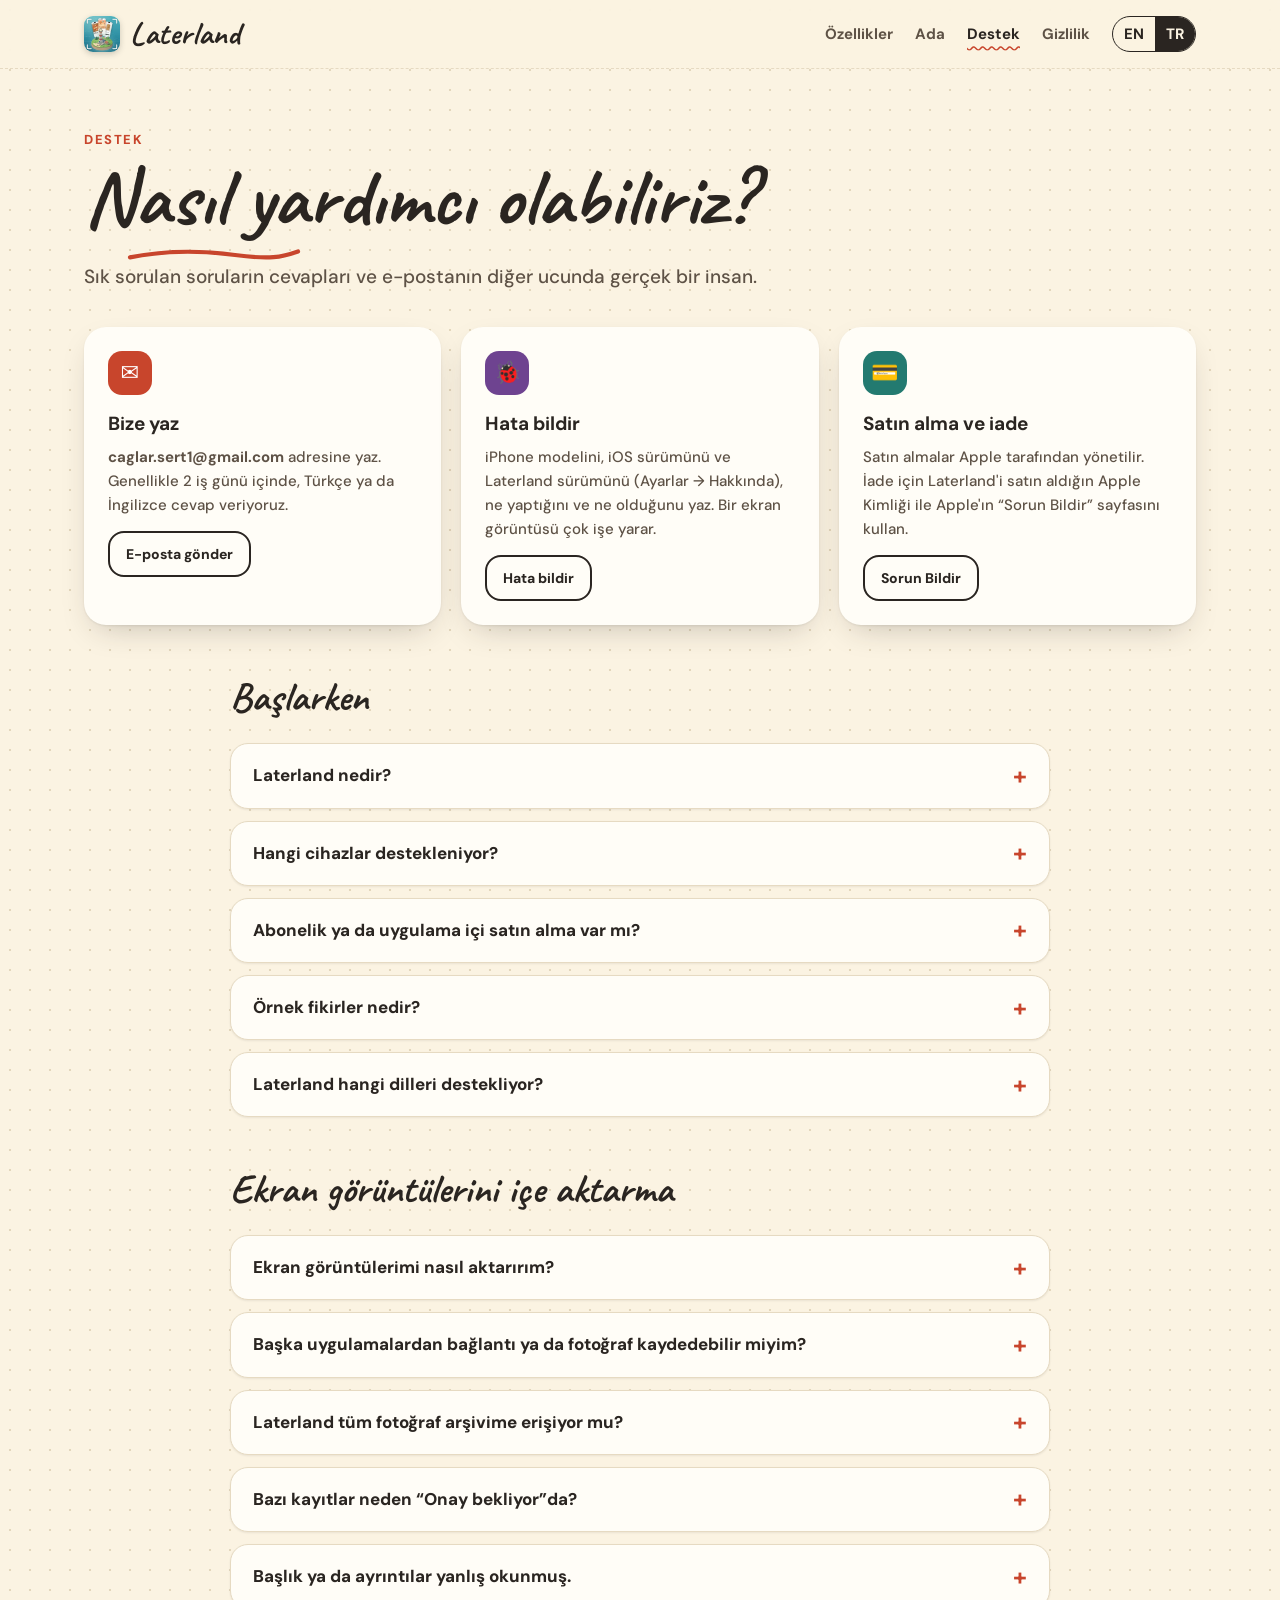
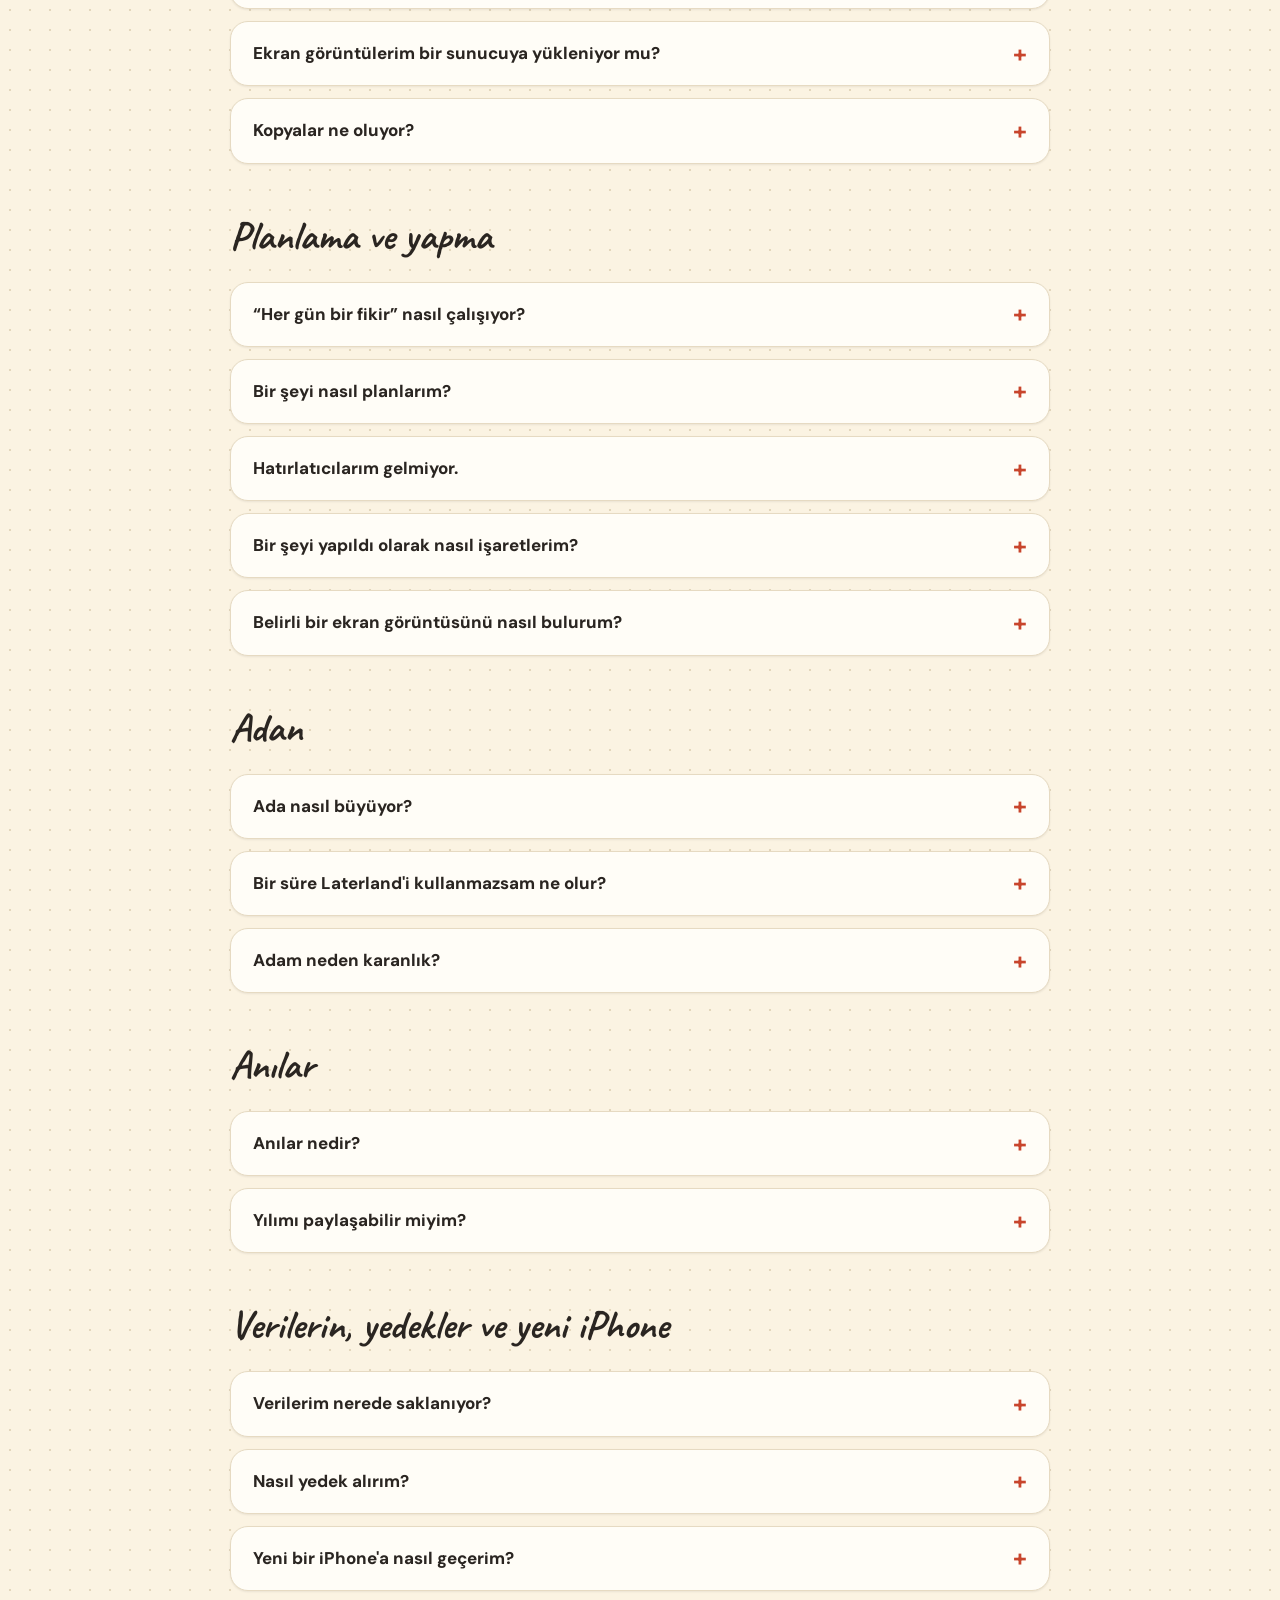
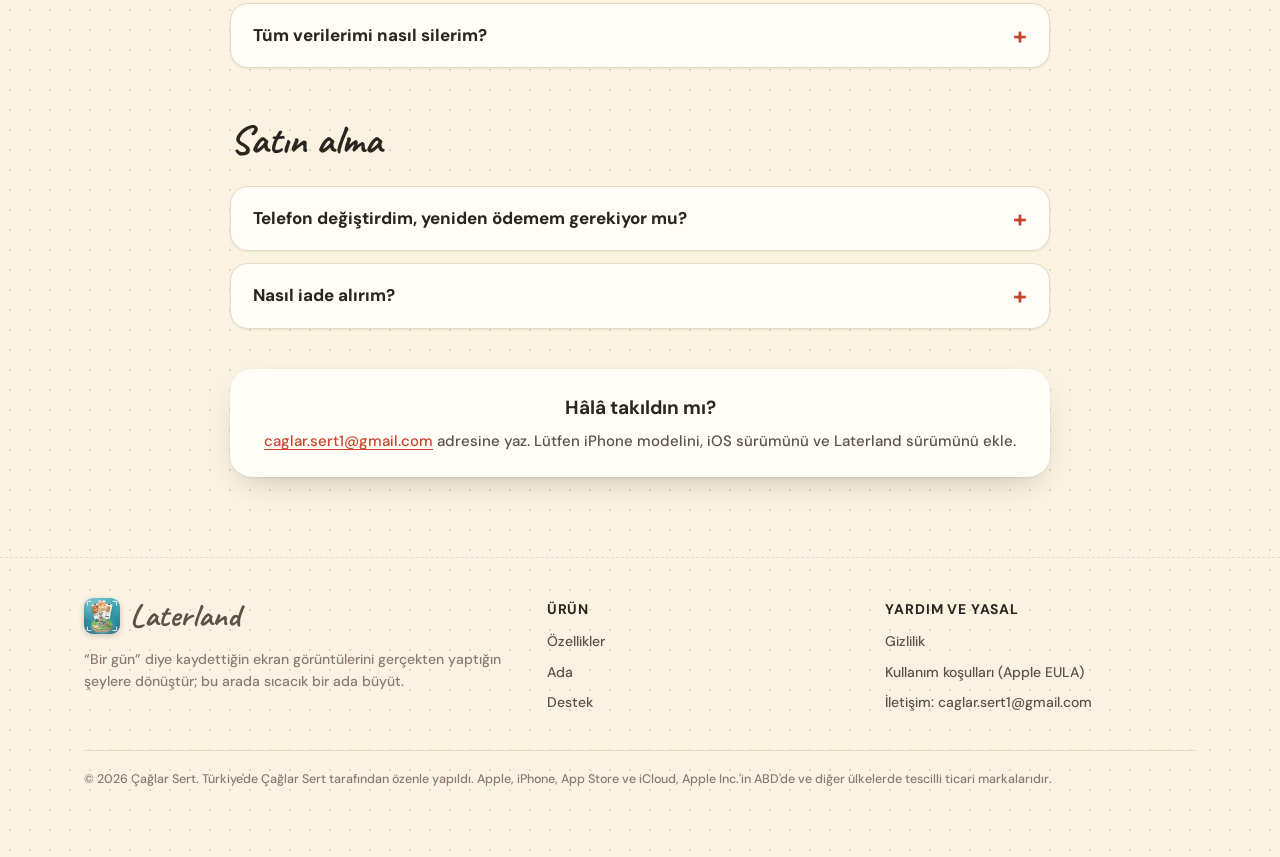
<file: tr/support/index.html>
<!doctype html>
<html lang="tr" data-page="support">
<head>
<meta charset="utf-8">
<meta name="viewport" content="width=device-width, initial-scale=1, viewport-fit=cover">
<title>Laterland Destek</title>
<meta name="description" content="Laterland yardım: ekran görüntüsü aktarma, planlama, ada, anılar, yedekler, yeni iPhone'a geçiş, satın alma ve iletişim.">
<link rel="canonical" href="https://cglrsert.github.io/laterland/tr/support/">
<link rel="alternate" hreflang="tr" href="https://cglrsert.github.io/laterland/tr/support/">
<link rel="alternate" hreflang="en" href="https://cglrsert.github.io/laterland/support/">
<link rel="alternate" hreflang="x-default" href="https://cglrsert.github.io/laterland/support/">
<meta name="theme-color" content="#FBF3E2" media="(prefers-color-scheme: light)">
<meta name="theme-color" content="#1E1A16" media="(prefers-color-scheme: dark)">
<meta property="og:type" content="website">
<meta property="og:title" content="Laterland Destek">
<meta property="og:description" content="Laterland yardım: ekran görüntüsü aktarma, planlama, ada, anılar, yedekler, yeni iPhone'a geçiş, satın alma ve iletişim.">
<meta property="og:url" content="https://cglrsert.github.io/laterland/tr/support/">
<meta property="og:image" content="https://cglrsert.github.io/laterland/assets/video/promo-tr.jpg">
<meta property="og:locale" content="tr_TR">
<meta name="twitter:card" content="summary_large_image">
<link rel="icon" type="image/png" href="../../assets/img/favicon.png">
<link rel="apple-touch-icon" href="../../assets/img/apple-touch-icon.png">
<link rel="preload" href="../../assets/fonts/Caveat-Bold.ttf" as="font" type="font/ttf" crossorigin>
<link rel="stylesheet" href="../../assets/css/site.css">
<script>document.documentElement.classList.add("js")</script>
</head>
<body>
<a class="skip" href="#main">İçeriğe geç</a>
<header class="site-header">
  <div class="wrap">
    <a class="brand" href="../../tr/"><img src="../../assets/img/icon.webp" alt="" width="36" height="36"><span>Laterland</span></a>
    <button class="menu-toggle" aria-expanded="false" aria-controls="nav">Menü</button>
    <nav class="nav" id="nav" aria-label="Main">
      <a href="../../tr/#features">Özellikler</a>
      <a href="../../tr/#island">Ada</a>
      <a href="../../tr/support/" aria-current="page">Destek</a>
      <a href="../../tr/privacy/">Gizlilik</a>
      <span class="lang" role="group" aria-label="Language">
        <a href="../../support/" hreflang="en" lang="en" aria-current="false">EN</a>
        <a href="../../tr/support/" hreflang="tr" lang="tr" aria-current="true">TR</a>
      </span>
    </nav>
  </div>
</header>
<main id="main">

<section class="doc-hero"><div class="wrap"><span class="eyebrow">Destek</span><h1>Nasıl yardımcı olabiliriz?</h1><svg class="squiggle" viewBox="0 0 150 12" fill="none" stroke="var(--tomato)" stroke-width="3.6" stroke-linecap="round" aria-hidden="true"><path d="M3 8c30-6 60-6 90-2s40 2 54-3"/></svg><p>Sık sorulan soruların cevapları ve e-postanın diğer ucunda gerçek bir insan.</p></div></section>
<section><div class="wrap"><div class="support-cards"><div class="p-card reveal"><div class="ico s-tomato" aria-hidden="true">✉️</div><h3>Bize yaz</h3><p><strong>caglar.sert1@gmail.com</strong> adresine yaz. Genellikle 2 iş günü içinde, Türkçe ya da İngilizce cevap veriyoruz.</p><a class="btn btn-ghost" href="mailto:caglar.sert1@gmail.com?subject=Laterland%20destek">E-posta gönder</a></div>
<div class="p-card reveal"><div class="ico s-plum" aria-hidden="true">🐞</div><h3>Hata bildir</h3><p>iPhone modelini, iOS sürümünü ve Laterland sürümünü (Ayarlar → Hakkında), ne yaptığını ve ne olduğunu yaz. Bir ekran görüntüsü çok işe yarar.</p><a class="btn btn-ghost" href="mailto:caglar.sert1@gmail.com?subject=Laterland%20hata%20bildirimi">Hata bildir</a></div>
<div class="p-card reveal"><div class="ico s-teal" aria-hidden="true">💳</div><h3>Satın alma ve iade</h3><p>Satın almalar Apple tarafından yönetilir. İade için Laterland'i satın aldığın Apple Kimliği ile Apple'ın “Sorun Bildir” sayfasını kullan.</p><a class="btn btn-ghost" href="https://reportaproblem.apple.com">Sorun Bildir</a></div></div></div></section>
<section><div class="wrap"><div class="faq"><div class="faq-group reveal"><h2>Başlarken</h2><details><summary>Laterland nedir?</summary><div class="a"><p>Laterland, “bir gün” diye kaydettiğin ekran görüntülerini ve bağlantıları gerçekten yaptığın şeylere dönüştürür. Ekran görüntülerini iPhone'unda okur, amaca göre ayırır, her gün bir fikir önerir, planlamana yardım eder ve bir şey yaptıkça sıcacık bir ada büyür.</p></div></details><details><summary>Hangi cihazlar destekleniyor?</summary><div class="a"><p>iOS 18 veya üzeri yüklü tüm iPhone'lar. Laterland iPhone için tasarlandı; iPad ve Mac'te sunulmuyor.</p></div></details><details><summary>Abonelik ya da uygulama içi satın alma var mı?</summary><div class="a"><p>Hayır. Laterland App Store'da tek seferlik satın alınır. Abonelik, uygulama içi satın alma ve reklam yok. Tüm özellikler dahil, gelecekteki güncellemeler ücretsiz.</p></div></details><details><summary>Örnek fikirler nedir?</summary><div class="a"><p>İlk açılışta <strong>Örnek fikirlerle göz at</strong> seçeneğiyle, kendi ekran görüntülerini aktarmadan önce büyümüş bir adayı keşfedebilirsin. Örnekler açıkça işaretlidir; kilometre taşlarına ve yılına sayılmaz. İstediğin zaman <strong>Ayarlar → Örnekleri kaldır</strong> ile silebilirsin; kendi kayıtların kalır.</p></div></details><details><summary>Laterland hangi dilleri destekliyor?</summary><div class="a"><p>English, Türkçe, Deutsch, Français, Español, Português (Brasil), 日本語 ve 한국어. Laterland iPhone'unun dilini izler. Sadece Laterland için değiştirmek istersen <strong>Ayarlar → Dil</strong>'e git.</p></div></details></div>
<div class="faq-group reveal"><h2>Ekran görüntülerini içe aktarma</h2><details><summary>Ekran görüntülerimi nasıl aktarırım?</summary><div class="a"><ol><li><strong>Bugün</strong> sekmesini aç ve <strong>+</strong> düğmesine dokun.</li><li>Fotoğraflar'dan ekran görüntülerini seç. Tek seferde yüzlercesini seçebilirsin.</li><li>Laterland onları iPhone'unda okur ve ayırır. Emin olduğu kayıtlar kaydedilmeye hazırdır; emin olamadıkları <strong>Onay bekliyor</strong> bölümünde bekler.</li></ol></div></details><details><summary>Başka uygulamalardan bağlantı ya da fotoğraf kaydedebilir miyim?</summary><div class="a"><p>Evet. Safari'de ya da herhangi bir uygulamada <strong>Paylaş</strong> düğmesine dokun ve <strong>Laterland</strong>'i seç. Göremiyorsan uygulama satırını sonuna kadar kaydır, <strong>Diğer</strong>'e dokun ve Laterland'i aç.</p></div></details><details><summary>Laterland tüm fotoğraf arşivime erişiyor mu?</summary><div class="a"><p>Hayır. Laterland Apple'ın fotoğraf seçicisini kullanır; yalnızca senin seçtiğin ekran görüntülerini ve fotoğrafları alır. Arşivinde kendi başına gezinmez.</p></div></details><details><summary>Bazı kayıtlar neden “Onay bekliyor”da?</summary><div class="a"><p>Laterland bir ekran görüntüsünün ne hakkında olduğundan emin olamadığında tahmin etmek yerine sana sorar. “Bunu ne için kaydettin?” sorusuna tek dokunuşla cevap verirsin, istersen başlığı da aynı anda düzeltirsin.</p></div></details><details><summary>Başlık ya da ayrıntılar yanlış okunmuş.</summary><div class="a"><p>Kaydı aç ve düzenle; senin değişikliğin her zaman geçerlidir. Tanıma en iyi, yazının üstü kapanmamış net ekran görüntülerinde çalışır. Çok küçük yazı, el yazısı ya da yoğun görsel katmanları okumak daha zor olabilir.</p></div></details><details><summary>Ekran görüntülerim bir sunucuya yükleniyor mu?</summary><div class="a"><p>Hayır. Tanıma tamamen iPhone'unda, Apple'ın cihaz üzerindeki çatılarıyla yapılır. Laterland'in sunucusu yok. Ayrıntılar için <a href="../../tr/privacy/">gizlilik politikasına</a> bak.</p></div></details><details><summary>Kopyalar ne oluyor?</summary><div class="a"><p>Laterland büyük ihtimalle aynı olan kayıtları fark eder ve sana gösterir. Sormadan hiçbir şeyi silmez.</p></div></details></div>
<div class="faq-group reveal"><h2>Planlama ve yapma</h2><details><summary>“Her gün bir fikir” nasıl çalışıyor?</summary><div class="a"><p>Bugün sekmesi kendi kayıtlarından bir fikir çeker. Canın istemiyorsa kaydır, yenisi gelsin. Bugün'ü amaca göre de filtreleyebilirsin; örneğin sadece yemek ya da sadece mekânlar.</p></div></details><details><summary>Bir şeyi nasıl planlarım?</summary><div class="a"><p>Bir kaydı aç ve <strong>Planla</strong>'ya dokun. Bugün, yarın, bu hafta sonu ya da istediğin bir tarihi seç; istersen saat ve hatırlatıcı ekle ya da <strong>Takvime ekle</strong>'ye dokun.</p></div></details><details><summary>Hatırlatıcılarım gelmiyor.</summary><div class="a"><ol><li>Laterland'de <strong>Ayarlar → Bildirimler</strong>'i aç ve bildirimlere izin verildiğinden emin ol.</li><li>iPhone'un Ayarlar uygulamasında <strong>Bildirimler → Laterland</strong>'i kontrol et.</li><li>Bir Odak modunun Laterland'i susturmadığından emin ol.</li></ol><p>Hatırlatıcılar iPhone'unda planlanır, internet bağlantısı olmadan da çalışır.</p></div></details><details><summary>Bir şeyi yapıldı olarak nasıl işaretlerim?</summary><div class="a"><p>Kayıtta <strong>Yaptım</strong>'a dokun ve onayla. Fotoğraf ya da not eklemek isteğe bağlı. Kanıt gerekmez; Laterland sözüne güvenir.</p></div></details><details><summary>Belirli bir ekran görüntüsünü nasıl bulurum?</summary><div class="a"><p><strong>Kayıtlar</strong> sekmesini aç. Metinle ara ya da filtre düğmesine dokunup amaca, geldiği uygulamaya (Haritalar, Web, Ekran görüntüleri…) ve tarihe göre filtrele.</p></div></details></div>
<div class="faq-group reveal"><h2>Adan</h2><details><summary>Ada nasıl büyüyor?</summary><div class="a"><p>Bir şeyi yapıldı olarak işaretlediğin her seferde ilgili mahalledeki bir bina bir kat yükselir. Yedi mahalle (Liman, Ocak, Kütüphane, Atölye, Koru, Tiyatro ve Çarşı) küçük başlangıçlardan simge yapılara dönüşür. Kayıtların hakkında karar vermek (tutmak, planlamak ya da bırakmak) sisi dağıtır.</p></div></details><details><summary>Bir süre Laterland'i kullanmazsam ne olur?</summary><div class="a"><p>Hiçbir şey kaybolmaz. Seri, sayaç ya da ceza yok. Adan seni bıraktığın gibi bekler.</p></div></details><details><summary>Adam neden karanlık?</summary><div class="a"><p>Ada senin saatini izler; akşam olunca ışıklar yanar. Bunu <strong>Ayarlar → Ada saati</strong>'nden değiştirebilirsin (örneğin <strong>Hep gündüz</strong>).</p></div></details></div>
<div class="faq-group reveal"><h2>Anılar</h2><details><summary>Anılar nedir?</summary><div class="a"><p>Bir şeyi tamamladığında fotoğraf ve not ekleyebilirsin. Bu, Anılar sekmesinde zaman çizelgesine ve koleksiyonlara yerleşen bir anı kartına dönüşür.</p></div></details><details><summary>Yılımı paylaşabilir miyim?</summary><div class="a"><p>Evet. <strong>Anılar → Laterland’de Yılım</strong>'ı aç ve <strong>Yılını paylaş</strong>'a dokun. Nereye gideceğini sen seçersin; Laterland onu hiçbir yere yüklemez.</p></div></details></div>
<div class="faq-group reveal"><h2>Verilerin, yedekler ve yeni iPhone</h2><details><summary>Verilerim nerede saklanıyor?</summary><div class="a"><p>Yalnızca iPhone'unda, Laterland'in özel depolama alanında. Laterland'in hesabı ya da kendi bulutu yok.</p></div></details><details><summary>Nasıl yedek alırım?</summary><div class="a"><ol><li><strong>Ayarlar</strong>'ı aç ve <strong>Şimdi yedekle</strong>'ye dokun.</li><li><strong>Dosyalar’a kaydet</strong>'i seç ve iCloud Drive gibi bir yer belirle.</li></ol><p>Yedek; kayıtlarını, ekran görüntülerini, anılarını, fotoğraflarını, ilerlemeni ve ayarlarını içeren tek bir dosyadır. Laterland her yedeğin bütünlüğünü kontrol eder. Yedekler Laterland tarafından şifrelenmez; dosyayı gizli bir yerde sakla.</p></div></details><details><summary>Yeni bir iPhone'a nasıl geçerim?</summary><div class="a"><ol><li>Eski iPhone'da yedek al ve iCloud Drive'a kaydet.</li><li>Yeni iPhone'a aynı Apple Kimliği ile Laterland'i yükle.</li><li><strong>Ayarlar → Yedekten geri yükle…</strong>'yi aç ve dosyayı seç.</li></ol><p>Tüm iPhone'unu iCloud ya da bilgisayar yedeğinden geri yüklersen Laterland verileri genellikle onunla birlikte gelir.</p></div></details><details><summary>Tüm verilerimi nasıl silerim?</summary><div class="a"><p><strong>Ayarlar → Tüm verileri sil</strong>'e git. Bu, bu iPhone'daki tüm kayıtları, ekran görüntülerini, anıları, fotoğrafları ve ada ilerlemesini kalıcı olarak siler. Uygulamayı silmek de verilerini siler. Hiçbir zaman bir kopyamız olmadığı için bizde de bir şey kalmaz.</p></div></details></div>
<div class="faq-group reveal"><h2>Satın alma</h2><details><summary>Telefon değiştirdim, yeniden ödemem gerekiyor mu?</summary><div class="a"><p>Hayır. Aynı Apple Kimliği ile App Store'u aç ve satın aldıklarından Laterland'i ücretsiz olarak yeniden indir.</p></div></details><details><summary>Nasıl iade alırım?</summary><div class="a"><p>İadelere Apple karar verir. <a href="https://reportaproblem.apple.com">reportaproblem.apple.com</a> adresine git, Apple Kimliğinle giriş yap ve Laterland'i seç.</p></div></details></div>
<div class="p-card" style="text-align:center"><h3>Hâlâ takıldın mı?</h3><p><a href="mailto:caglar.sert1@gmail.com">caglar.sert1@gmail.com</a> adresine yaz. Lütfen iPhone modelini, iOS sürümünü ve Laterland sürümünü ekle.</p></div></div></div></section>
<div style="height:80px"></div>

</main>
<footer class="site-footer">
  <div class="wrap">
    <div>
      <a class="brand" href="../../tr/"><img src="../../assets/img/icon.webp" alt="" width="36" height="36"><span>Laterland</span></a>
      <p>“Bir gün” diye kaydettiğin ekran görüntülerini gerçekten yaptığın şeylere dönüştür; bu arada sıcacık bir ada büyüt.</p>
    </div>
    <div>
      <h4>Ürün</h4>
      <ul>
        <li><a href="../../tr/#features">Özellikler</a></li>
        <li><a href="../../tr/#island">Ada</a></li>
        <li><a href="../../tr/support/">Destek</a></li>
      </ul>
    </div>
    <div>
      <h4>Yardım ve yasal</h4>
      <ul>
        <li><a href="../../tr/privacy/">Gizlilik</a></li>
        <li><a href="https://www.apple.com/legal/internet-services/itunes/dev/stdeula/">Kullanım koşulları (Apple EULA)</a></li>
        <li><a href="mailto:caglar.sert1@gmail.com">İletişim: caglar.sert1@gmail.com</a></li>
      </ul>
    </div>
    <p class="fine">© 2026 Çağlar Sert. Türkiye'de Çağlar Sert tarafından özenle yapıldı. Apple, iPhone, App Store ve iCloud, Apple Inc.'in ABD'de ve diğer ülkelerde tescilli ticari markalarıdır.</p>
  </div>
</footer>
<script src="../../assets/js/site.js" defer></script>
</body>
</html>
</file>
<file: assets/css/site.css>
/* Laterland website: "Kolaj Defter" scrapbook look, matching the app. Fonts are self-hosted (no third-party requests). */
@font-face { font-family: "Caveat"; src: url("../fonts/Caveat-Bold.ttf") format("truetype"); font-weight: 700; font-display: swap; }
@font-face { font-family: "DM Sans"; src: url("../fonts/DMSans-Medium.ttf") format("truetype"); font-weight: 500; font-display: swap; }
@font-face { font-family: "DM Sans"; src: url("../fonts/DMSans-Bold.ttf") format("truetype"); font-weight: 700; font-display: swap; }
@font-face { font-family: "DM Sans"; src: url("../fonts/DMSans-ExtraBold.ttf") format("truetype"); font-weight: 800; font-display: swap; }

:root {
  --paper: #FBF3E2; --paper-2: #F4EAD4; --card: #FFFDF7; --dot: #E3D6BB;
  --ink: #2A2521; --ink-2: #5E5246; --ink-3: #8A7C6C; --line: #E6DAC2;
  --teal: #237A70; --tomato: #C8452C; --mustard: #F2B23E; --plum: #6E4390; --sky: #3E8FB0;
  --night: #1F2A44; --shadow: 0 1px 2px rgba(42,37,33,.08), 0 12px 32px -12px rgba(42,37,33,.28);
  --radius: 22px; --wrap: 1160px;
  color-scheme: light;
}
@media (prefers-color-scheme: dark) {
  :root:not([data-theme="light"]) {
    --paper: #1E1A16; --paper-2: #26211C; --card: #2B2520; --dot: #3A3229;
    --ink: #F2E9DA; --ink-2: #CDBFAC; --ink-3: #9C8E7C; --line: #3D352C;
    --tomato: #E8694F; --teal: #4FB3A6; --plum: #A57CC7;
    --shadow: 0 1px 2px rgba(0,0,0,.3), 0 16px 40px -14px rgba(0,0,0,.7);
    color-scheme: dark;
  }
}
:root[data-theme="dark"] {
  --paper: #1E1A16; --paper-2: #26211C; --card: #2B2520; --dot: #3A3229;
  --ink: #F2E9DA; --ink-2: #CDBFAC; --ink-3: #9C8E7C; --line: #3D352C;
  --tomato: #E8694F; --teal: #4FB3A6; --plum: #A57CC7;
  --shadow: 0 1px 2px rgba(0,0,0,.3), 0 16px 40px -14px rgba(0,0,0,.7);
  color-scheme: dark;
}

* { box-sizing: border-box; }
html { scroll-behavior: smooth; -webkit-text-size-adjust: 100%; }
body {
  margin: 0; background-color: var(--paper); color: var(--ink);
  background-image: radial-gradient(var(--dot) 1.1px, transparent 1.2px); background-size: 20px 20px;
  font: 500 17px/1.6 "DM Sans", -apple-system, BlinkMacSystemFont, "Segoe UI", system-ui, sans-serif;
  overflow-x: hidden;
}
img, video { max-width: 100%; display: block; }
a { color: var(--tomato); text-underline-offset: 3px; }
a:hover { color: var(--ink); }
:focus-visible { outline: 3px solid var(--mustard); outline-offset: 3px; border-radius: 6px; }
.wrap { max-width: var(--wrap); margin: 0 auto; padding: 0 24px; }
.hand { font-family: "Caveat", "Bradley Hand", cursive; font-weight: 700; letter-spacing: -.01em; }
.skip { position: absolute; left: -999px; top: 8px; background: var(--ink); color: var(--paper); padding: 8px 14px; border-radius: 10px; z-index: 100; }
.skip:focus { left: 12px; }

/* ---------- header ---------- */
.site-header { position: sticky; top: 0; z-index: 50; backdrop-filter: saturate(1.4) blur(12px); -webkit-backdrop-filter: saturate(1.4) blur(12px); background: color-mix(in srgb, var(--paper) 82%, transparent); border-bottom: 1.5px dashed var(--line); }
.site-header .wrap { display: flex; align-items: center; gap: 20px; height: 68px; }
.brand { display: flex; align-items: center; gap: 10px; text-decoration: none; color: var(--ink); }
.brand img { width: 36px; height: 36px; border-radius: 9px; box-shadow: 0 2px 6px rgba(0,0,0,.18); }
.brand span { font-family: "Caveat", cursive; font-weight: 700; font-size: 32px; line-height: 1; }
.nav { display: flex; gap: 22px; margin-left: auto; align-items: center; }
.nav a { color: var(--ink-2); text-decoration: none; font-weight: 700; font-size: 15px; }
.nav a:hover, .nav a[aria-current="page"] { color: var(--ink); }
.nav a[aria-current="page"] { text-decoration: underline wavy var(--tomato); text-underline-offset: 6px; }
.lang { display: inline-flex; border: 1.5px solid var(--ink); border-radius: 999px; overflow: hidden; font-weight: 800; font-size: 13px; }
.lang a { padding: 5px 11px; color: var(--ink); text-decoration: none; }
.lang a[aria-current="true"] { background: var(--ink); color: var(--paper); }
.menu-toggle { display: none; margin-left: auto; background: none; border: 1.5px solid var(--ink); color: var(--ink); border-radius: 12px; padding: 7px 12px; font: 800 14px "DM Sans", sans-serif; }
@media (max-width: 820px) {
  .menu-toggle { display: inline-block; }
  .nav { display: none; position: absolute; top: 68px; left: 0; right: 0; flex-direction: column; align-items: flex-start; gap: 14px; padding: 18px 24px 24px; background: var(--paper); border-bottom: 1.5px dashed var(--line); }
  .nav.open { display: flex; }
}

/* ---------- buttons & stickers ---------- */
.btn { display: inline-flex; align-items: center; gap: 10px; padding: 14px 22px; border-radius: 16px; font-weight: 800; font-size: 16px; text-decoration: none; border: 2px solid var(--ink); transition: transform .15s ease, box-shadow .15s ease; }
.btn-primary { background: var(--ink); color: var(--paper); box-shadow: 4px 4px 0 var(--tomato); }
.btn-primary:hover { color: var(--paper); transform: translate(-1px,-1px); box-shadow: 6px 6px 0 var(--tomato); }
.btn-ghost { color: var(--ink); background: var(--card); }
.btn-ghost:hover { transform: translate(-1px,-1px); box-shadow: 4px 4px 0 var(--ink); }
.btn small { display: block; font-weight: 600; font-size: 11px; opacity: .8; letter-spacing: .04em; text-transform: uppercase; }
.btn .stack { display: flex; flex-direction: column; line-height: 1.15; text-align: left; }
.sticker { display: inline-block; padding: 5px 13px; border-radius: 999px; font-weight: 800; font-size: 14px; color: #fff; box-shadow: 0 2px 0 rgba(0,0,0,.18); transform: rotate(var(--r, -3deg)); white-space: nowrap; }
.s-teal { background: #237A70; } .s-tomato { background: #C8452C; } .s-mustard { background: #F2B23E; color: #2A2521; }
.s-plum { background: #6E4390; } .s-ink { background: #2A2521; } .s-sky { background: #2F7E9E; }
.tape { position: absolute; width: 92px; height: 26px; background: rgba(242,178,62,.78); top: -12px; left: 50%; transform: translateX(-50%) rotate(-4deg); box-shadow: 0 1px 2px rgba(0,0,0,.08); z-index: 3; }
.tape.t-teal { background: rgba(35,122,112,.55); } .tape.t-pink { background: rgba(232,138,160,.65); } .tape.t-blue { background: rgba(62,143,176,.55); }
.squiggle { display: block; width: 100%; max-width: 260px; height: 14px; margin-top: 2px; }
.eyebrow { font-weight: 800; font-size: 13px; letter-spacing: .12em; text-transform: uppercase; color: var(--tomato); }

/* ---------- phone frame ---------- */
.phone { position: relative; width: 100%; max-width: 300px; border-radius: 44px; padding: 9px; background: #121212; box-shadow: 0 0 0 1.5px #3a3a3a inset, var(--shadow); }
.phone > img { width: 100%; height: auto; aspect-ratio: 1320/2868; object-fit: cover; border-radius: 36px; background: var(--paper-2); }
.phone > video { width: 100%; height: auto; aspect-ratio: 9/16; object-fit: cover; border-radius: 36px; background: #000; }
.phone::after { content: ""; position: absolute; top: 19px; left: 50%; transform: translateX(-50%); width: 30%; height: 22px; border-radius: 20px; background: #000; z-index: 2; }
.phone.no-notch::after { display: none; }

/* ---------- hero ---------- */
.hero { padding: 64px 0 40px; }
.hero .wrap { display: grid; grid-template-columns: 1.1fr .9fr; gap: 56px; align-items: center; }
.hero h1 { font-family: "Caveat", cursive; font-weight: 700; font-size: clamp(56px, 8vw, 96px); line-height: .95; margin: 14px 0 8px; letter-spacing: -.01em; }
.hero h1 em { font-style: normal; color: var(--tomato); }
.hero .lede { font-size: 20px; color: var(--ink-2); max-width: 34ch; margin: 18px 0 28px; }
.hero .ctas { display: flex; flex-wrap: wrap; gap: 14px; align-items: center; }
.hero .meta { margin-top: 22px; display: flex; flex-wrap: wrap; gap: 10px 18px; color: var(--ink-3); font-weight: 700; font-size: 14px; }
.hero .meta span::before { content: "✓ "; color: var(--teal); }
.hero-visual { position: relative; display: flex; justify-content: center; }
.hero-visual .phone { max-width: 320px; transform: rotate(2deg); z-index: 2; }
.hero-visual .polaroid { position: absolute; z-index: 1; }
.hero-visual .p1 { left: -30px; top: 70px; transform: rotate(-9deg); width: 160px; z-index: 3; }
.hero-visual .p2 { right: -30px; bottom: 60px; transform: rotate(8deg); width: 160px; z-index: 3; }
.hero-visual .sticker { position: absolute; z-index: 4; font-size: 15px; }
.hero-visual .h-s1 { left: 6px; bottom: 120px; --r: -8deg; }
.hero-visual .h-s2 { right: 10px; top: 60px; --r: 7deg; }
@media (max-width: 900px) {
  .hero .wrap { grid-template-columns: 1fr; gap: 40px; }
  .hero-visual .p1, .hero-visual .p2 { display: none; }
}

.polaroid { background: var(--card); padding: 8px 8px 30px; border-radius: 4px; box-shadow: var(--shadow); position: relative; }
.polaroid img { border-radius: 2px; aspect-ratio: 4/5; object-fit: cover; width: 100%; }
.polaroid figcaption { font-family: "Caveat", cursive; font-size: 20px; text-align: center; margin-top: 6px; color: var(--ink); line-height: 1; }

/* ---------- stat strip ---------- */
.strip { margin: 40px 0; }
.strip .card { background: var(--ink); color: var(--paper); border-radius: 28px; padding: 40px 44px; display: grid; grid-template-columns: auto 1fr; gap: 40px; align-items: center; box-shadow: var(--shadow); position: relative; overflow: hidden; }
.strip .big { font-family: "Caveat", cursive; font-size: clamp(54px, 7vw, 84px); line-height: .95; }
.strip .big b { color: var(--mustard); font-weight: 700; }
.strip p { margin: 0; font-size: 19px; color: #E8DCC8; max-width: 52ch; }
@media (max-width: 760px) { .strip .card { grid-template-columns: 1fr; gap: 16px; padding: 32px 26px; } }

/* ---------- sections ---------- */
section { scroll-margin-top: 80px; }
.section { padding: 72px 0; }
.section-head { max-width: 720px; margin-bottom: 40px; }
.section-head h2 { font-family: "Caveat", cursive; font-weight: 700; font-size: clamp(44px, 5.5vw, 64px); line-height: 1; margin: 8px 0 12px; }
.section-head p { color: var(--ink-2); font-size: 19px; margin: 0; }
.center { text-align: center; margin-left: auto; margin-right: auto; }

.steps { display: grid; grid-template-columns: repeat(3, 1fr); gap: 28px; counter-reset: step; }
.step { background: var(--card); border-radius: var(--radius); padding: 26px 24px 0; box-shadow: var(--shadow); position: relative; overflow: hidden; display: flex; flex-direction: column; }
.step::before { counter-increment: step; content: counter(step); position: absolute; top: 18px; right: 22px; font-family: "Caveat", cursive; font-size: 56px; line-height: 1; color: var(--line); }
.step h3 { font-size: 22px; margin: 0 0 6px; padding-right: 40px; }
.step p { color: var(--ink-2); margin: 0 0 22px; font-size: 16px; }
.step .phone { margin: auto auto -120px; max-width: 230px; }
.step { padding-bottom: 0; min-height: 520px; }
@media (max-width: 900px) { .steps { grid-template-columns: 1fr; } .step { min-height: 0; } .step .phone { margin-bottom: -160px; } .step { height: 560px; } }

.feature { display: grid; grid-template-columns: 1fr 1fr; gap: 64px; align-items: center; padding: 48px 0; }
.feature + .feature { border-top: 1.5px dashed var(--line); }
.feature.flip .feature-media { order: 2; }
.feature-media { display: flex; justify-content: center; gap: 18px; position: relative; }
.feature-media .phone { max-width: 280px; }
.feature-media .phone:nth-child(2) { margin-top: 60px; }
.feature h3 { font-family: "Caveat", cursive; font-weight: 700; font-size: clamp(40px, 4.6vw, 54px); line-height: 1; margin: 10px 0 14px; }
.feature p { color: var(--ink-2); font-size: 18px; margin: 0 0 14px; }
.feature ul { list-style: none; padding: 0; margin: 18px 0 0; display: grid; gap: 10px; }
.feature li { padding-left: 30px; position: relative; color: var(--ink); }
.feature li::before { content: ""; position: absolute; left: 0; top: 7px; width: 16px; height: 16px; border-radius: 5px; background: var(--mustard); transform: rotate(-8deg); }
.chips { display: flex; flex-wrap: wrap; gap: 10px 8px; margin-top: 18px; }
.chips .sticker:nth-child(2n) { --r: 3deg; } .chips .sticker:nth-child(3n) { --r: -1deg; }
@media (max-width: 900px) {
  .feature { grid-template-columns: 1fr; gap: 32px; }
  .feature.flip .feature-media { order: 0; }
  .feature-media .phone { max-width: 230px; }
}

/* island showcase */
.island { background: linear-gradient(180deg, #2C6E8E 0%, #1F4F6C 100%); color: #F7F1E4; border-radius: 36px; padding: 64px 48px; position: relative; overflow: hidden; box-shadow: var(--shadow); }
.island.night { background: linear-gradient(180deg, #1A2340 0%, #0F1529 100%); }
.island .section-head p { color: #D9E6EC; }
.island .section-head h2 { color: #fff; }
.island .eyebrow { color: var(--mustard); }
.island-grid { display: grid; grid-template-columns: 1fr 1fr 1fr; gap: 26px; align-items: end; }
.island-grid figure { margin: 0; }
.island-grid figcaption { font-family: "Caveat", cursive; font-size: 26px; text-align: center; margin-top: 14px; color: #fff; }
.island-grid .phone { margin: 0 auto; max-width: 260px; }
.island-grid figure:nth-child(2) .phone { max-width: 290px; }
.districts { display: flex; flex-wrap: wrap; gap: 10px; margin-top: 36px; justify-content: center; }
.districts .sticker { background: rgba(255,255,255,.14); border: 1.5px solid rgba(255,255,255,.4); box-shadow: none; }
.stars { position: absolute; inset: 0; pointer-events: none; opacity: .5; background-image: radial-gradient(#fff 1px, transparent 1.5px); background-size: 90px 90px; background-position: 13px 27px; }
@media (max-width: 900px) { .island { padding: 48px 22px; border-radius: 28px; } .island-grid { grid-template-columns: 1fr; } .island-grid figure:not(:nth-child(2)) { display: none; } }

/* privacy band */
.privacy-band { display: grid; grid-template-columns: repeat(4, 1fr); gap: 20px; }
.p-card { background: var(--card); border-radius: var(--radius); padding: 24px; box-shadow: var(--shadow); }
.p-card .ico { width: 44px; height: 44px; border-radius: 14px; display: grid; place-items: center; font-size: 22px; margin-bottom: 14px; color: #fff; }
.p-card h3 { margin: 0 0 6px; font-size: 19px; }
.p-card p { margin: 0; color: var(--ink-2); font-size: 15px; }
@media (max-width: 900px) { .privacy-band { grid-template-columns: 1fr 1fr; } }
@media (max-width: 560px) { .privacy-band { grid-template-columns: 1fr; } }

.langs { display: flex; flex-wrap: wrap; gap: 12px; justify-content: center; margin-top: 26px; }
.langs .sticker { font-size: 17px; padding: 8px 18px; }

.faq { max-width: 820px; margin: 0 auto; }
details { background: var(--card); border-radius: 18px; margin: 0 0 12px; box-shadow: 0 1px 2px rgba(42,37,33,.08); border: 1.5px solid var(--line); }
summary { cursor: pointer; list-style: none; padding: 18px 54px 18px 22px; font-weight: 800; font-size: 17px; position: relative; }
summary::-webkit-details-marker { display: none; }
summary::after { content: "+"; position: absolute; right: 22px; top: 50%; transform: translateY(-50%); font-size: 24px; color: var(--tomato); font-weight: 700; }
details[open] summary::after { content: "–"; }
details .a { padding: 0 22px 20px; color: var(--ink-2); }
details .a p { margin: 0 0 10px; }
details .a ol, details .a ul { margin: 0 0 10px; padding-left: 22px; }

.cta-final { text-align: center; padding: 90px 0 100px; }
.cta-final h2 { font-family: "Caveat", cursive; font-size: clamp(54px, 7vw, 88px); line-height: .95; margin: 0 0 14px; }
.cta-final p { color: var(--ink-2); font-size: 19px; margin: 0 auto 28px; max-width: 46ch; }
.cta-final img.icon { width: 112px; height: 112px; border-radius: 26px; margin: 0 auto 22px; box-shadow: var(--shadow); }

/* ---------- footer ---------- */
.site-footer { border-top: 1.5px dashed var(--line); padding: 40px 0 56px; color: var(--ink-3); font-size: 14px; }
.site-footer .wrap { display: grid; grid-template-columns: 1.4fr 1fr 1fr; gap: 28px; }
.site-footer h4 { color: var(--ink); margin: 0 0 10px; font-size: 14px; letter-spacing: .06em; text-transform: uppercase; }
.site-footer ul { list-style: none; padding: 0; margin: 0; display: grid; gap: 8px; }
.site-footer a { color: var(--ink-2); text-decoration: none; }
.site-footer a:hover { color: var(--ink); text-decoration: underline; }
.site-footer .fine { grid-column: 1 / -1; border-top: 1px solid var(--line); padding-top: 18px; margin-top: 8px; font-size: 12.5px; }
@media (max-width: 760px) { .site-footer .wrap { grid-template-columns: 1fr; } }

/* ---------- document pages (privacy / support) ---------- */
.doc-hero { padding: 56px 0 24px; }
.doc-hero h1 { font-family: "Caveat", cursive; font-size: clamp(54px, 7vw, 80px); line-height: .95; margin: 8px 0 12px; }
.doc-hero p { color: var(--ink-2); font-size: 19px; max-width: 60ch; margin: 0; }
.doc-hero .dates { margin-top: 16px; font-size: 14px; color: var(--ink-3); font-weight: 700; }
.doc { display: grid; grid-template-columns: 260px 1fr; gap: 48px; padding: 28px 0 80px; align-items: start; }
.toc { position: sticky; top: 92px; background: var(--card); border-radius: 18px; padding: 18px 18px 14px; box-shadow: 0 1px 2px rgba(42,37,33,.08); border: 1.5px solid var(--line); max-height: calc(100vh - 120px); overflow: auto; }
.toc h2 { font-size: 13px; letter-spacing: .1em; text-transform: uppercase; margin: 0 0 10px; color: var(--ink-3); }
.toc ol { margin: 0; padding-left: 20px; font-size: 14px; display: grid; gap: 6px; }
.toc a { color: var(--ink-2); text-decoration: none; }
.toc a:hover { color: var(--tomato); }
.prose { background: var(--card); border-radius: 26px; padding: 44px 48px; box-shadow: var(--shadow); min-width: 0; }
.prose h2 { font-size: 24px; margin: 40px 0 12px; padding-top: 4px; line-height: 1.25; }
.prose h2:first-child { margin-top: 0; }
.prose h3 { font-size: 18px; margin: 26px 0 8px; }
.prose p, .prose li { color: var(--ink-2); }
.prose strong { color: var(--ink); }
.prose ul, .prose ol { padding-left: 22px; }
.prose li { margin: 6px 0; }
.prose table { width: 100%; border-collapse: collapse; margin: 16px 0 22px; font-size: 15px; display: block; overflow-x: auto; }
.prose th, .prose td { text-align: left; vertical-align: top; padding: 11px 12px; border-bottom: 1px solid var(--line); }
.prose th { color: var(--ink); background: var(--paper-2); font-size: 13px; letter-spacing: .04em; text-transform: uppercase; }
.prose .summary { background: var(--paper-2); border-radius: 18px; padding: 22px 24px; margin: 0 0 28px; border: 1.5px dashed var(--line); }
.prose .summary h2 { margin: 0 0 10px; font-size: 20px; }
.prose .summary ul { margin: 0; }
.prose .note { border-left: 4px solid var(--mustard); padding: 10px 16px; background: var(--paper-2); border-radius: 0 12px 12px 0; }
@media (max-width: 960px) {
  .doc { grid-template-columns: 1fr; gap: 20px; }
  .toc { position: static; max-height: none; }
  .prose { padding: 30px 22px; border-radius: 22px; }
}

.support-cards { display: grid; grid-template-columns: repeat(3, 1fr); gap: 20px; margin: 10px 0 40px; }
.support-cards .p-card a.btn { margin-top: 14px; padding: 10px 16px; font-size: 14px; }
@media (max-width: 900px) { .support-cards { grid-template-columns: 1fr; } }
.faq-group { margin-bottom: 40px; }
.faq-group > h2 { font-family: "Caveat", cursive; font-size: 40px; margin: 0 0 14px; }

/* reveal on scroll */
.js .reveal { opacity: 0; transform: translateY(18px); transition: opacity .6s ease, transform .6s ease; }  /* hidden only when JS runs */
.reveal.in { opacity: 1; transform: none; }
@media (prefers-reduced-motion: reduce) { .reveal { opacity: 1; transform: none; transition: none; } html { scroll-behavior: auto; } }

/* keep grid children from forcing the page wider than the screen */
.hero .wrap > *, .feature > *, .steps > *, .doc > *, .island-grid > *, .strip .card > * { min-width: 0; }
@media (max-width: 900px) {
  .feature-media .phone { max-width: calc(50% - 9px); }
  .feature-media .phone:nth-child(2) { margin-top: 36px; }
  .hero .ctas .btn { flex: 1 1 auto; justify-content: center; }
}
@media (max-width: 480px) {
  .wrap { padding: 0 16px; }
  .hero { padding-top: 36px; }
  .hero h1 { font-size: 52px; }
  .phone { border-radius: 30px; padding: 6px; }
  .phone > img, .phone > video { border-radius: 25px; }
  .phone::after { top: 12px; height: 14px; }
  .section { padding: 52px 0; }
}
</file>
